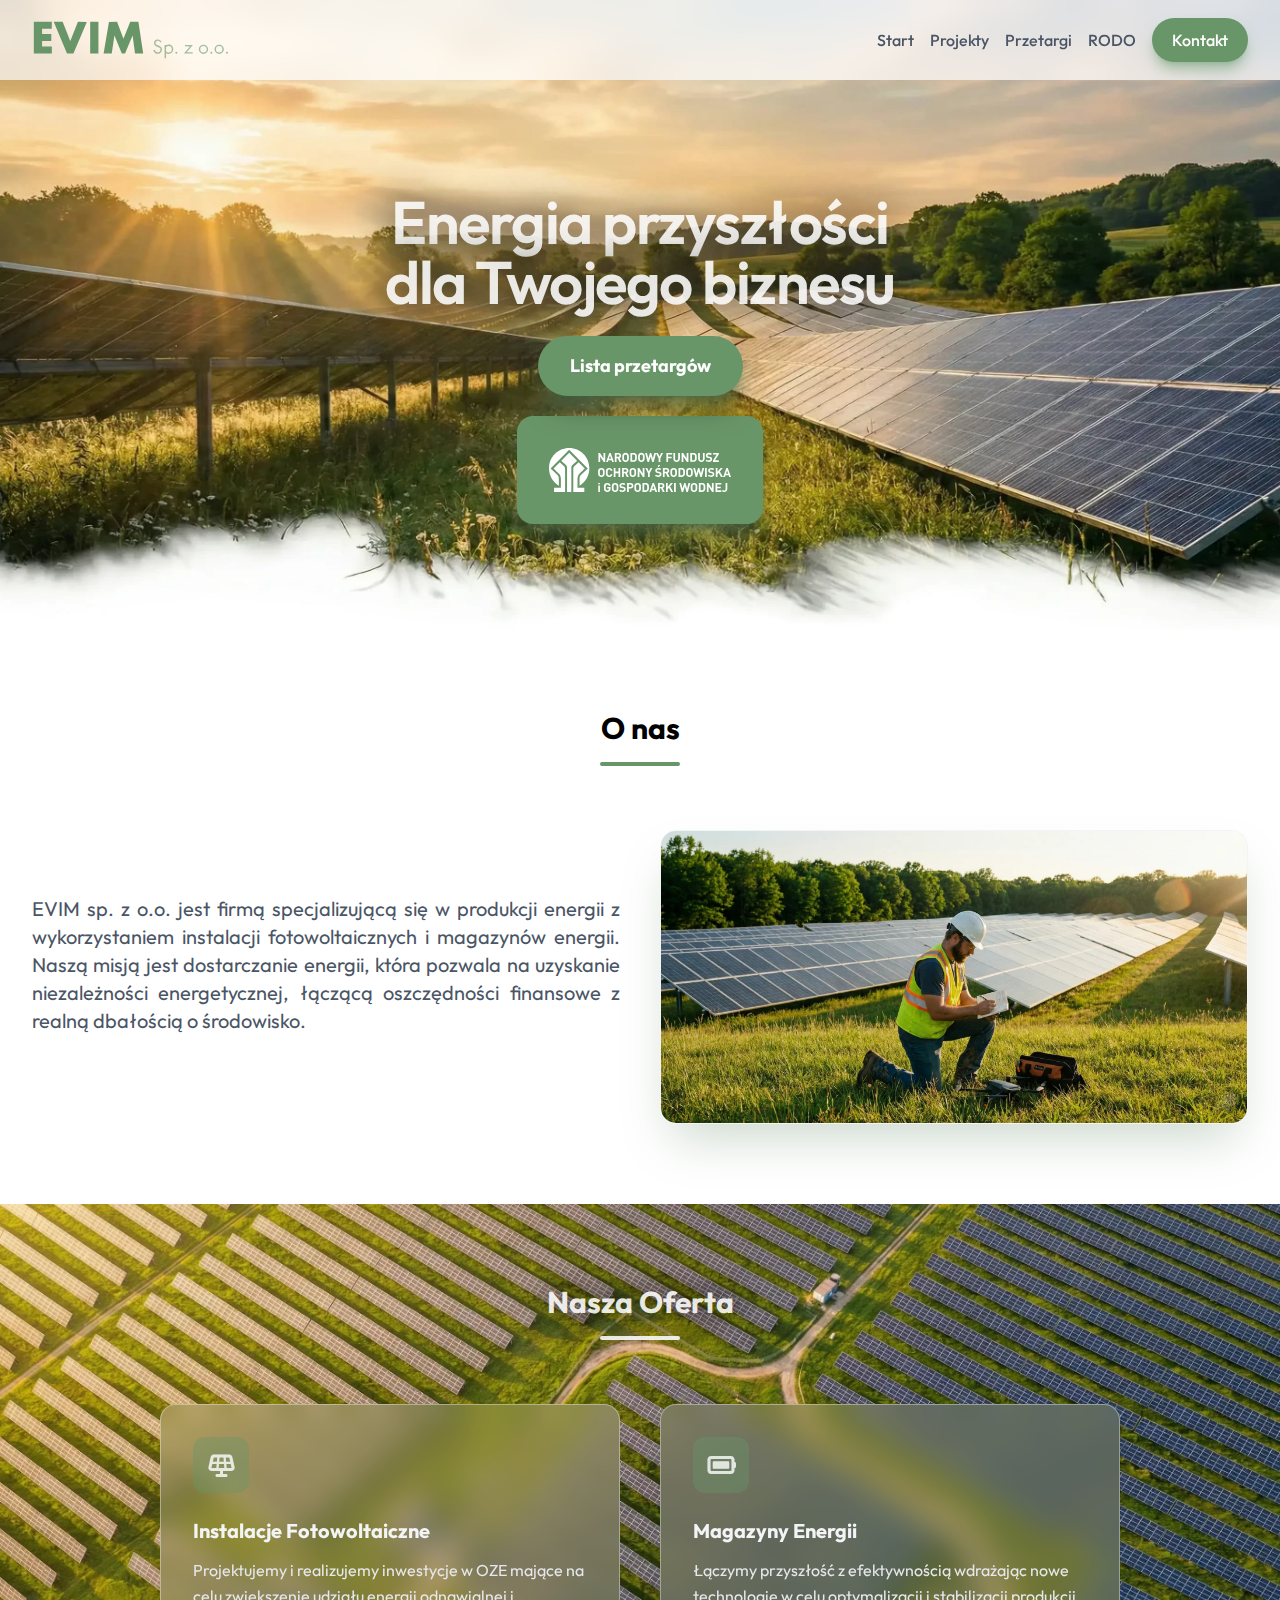
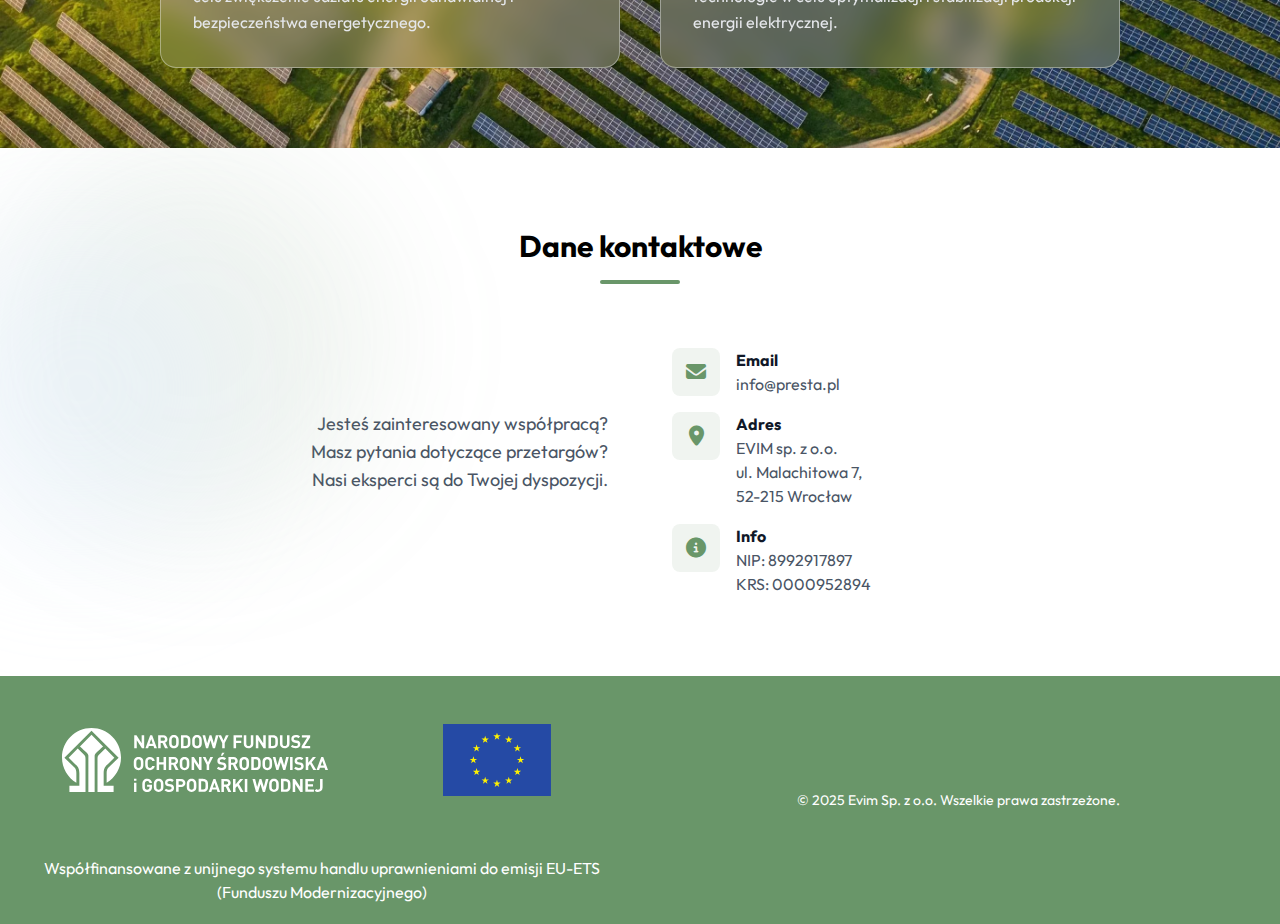
<file: index.html>
<!doctype html>
<html lang="pl" class="scroll-smooth">

<head>
  <meta charset="utf-8" />
  <meta name="viewport" content="width=device-width, initial-scale=1" />
  <title>Evim - Fotowoltaika i Magazyny Energii</title>
  <link rel="stylesheet" href="https://fonts.googleapis.com/css2?family=Material+Symbols+Sharp:opsz,wght,FILL,GRAD@24,500,1,0&icon_names=location_on" />
<link rel="preconnect" href="https://fonts.googleapis.com">
<link rel="preconnect" href="https://fonts.gstatic.com" crossorigin>
<link href="https://fonts.googleapis.com/css2?family=Outfit:wght@100..900&display=swap" rel="stylesheet">
  
		<link href="./_app/immutable/assets/0.BVbZwjFS.css" rel="stylesheet">
		<link href="./_app/immutable/assets/2.B2q23iNe.css" rel="stylesheet">
		<link rel="modulepreload" href="./_app/immutable/entry/start.CmmsU-sM.js">
		<link rel="modulepreload" href="./_app/immutable/chunks/BGnVzf4A.js">
		<link rel="modulepreload" href="./_app/immutable/chunks/CFtpfFoR.js">
		<link rel="modulepreload" href="./_app/immutable/chunks/UgZ3W_98.js">
		<link rel="modulepreload" href="./_app/immutable/chunks/BYa552mZ.js">
		<link rel="modulepreload" href="./_app/immutable/entry/app.kO3opFrp.js">
		<link rel="modulepreload" href="./_app/immutable/chunks/DsnmJJEf.js">
		<link rel="modulepreload" href="./_app/immutable/chunks/CfDCtEBa.js">
		<link rel="modulepreload" href="./_app/immutable/chunks/D4aAt1GY.js">
		<link rel="modulepreload" href="./_app/immutable/nodes/0.quJeY1zt.js">
		<link rel="modulepreload" href="./_app/immutable/chunks/DtaK7RIa.js">
		<link rel="modulepreload" href="./_app/immutable/chunks/DeEzbRAJ.js">
		<link rel="modulepreload" href="./_app/immutable/chunks/DdGGtReD.js">
		<link rel="modulepreload" href="./_app/immutable/chunks/BYck4Gj8.js">
		<link rel="modulepreload" href="./_app/immutable/chunks/BWbhJk-w.js">
		<link rel="modulepreload" href="./_app/immutable/nodes/2.xjftSnGr.js"><!--12qhfyh--><link rel="icon" href="[data-uri]"/><!----><!--1uha8ag--><meta name="description" content="Strona główna Evim Sp. z o.o."/><!----><title>Evim - Fotowoltaika i Magazyny Energii</title>
</head>

<body data-sveltekit-preload-data="hover">
  <div style="display: contents"><!--[--><!--[--><!----><header class="fixed z-50 w-full bg-white/70 backdrop-blur-md transition-all duration-300" id="navbar"><div class="mx-auto max-w-7xl px-4 sm:px-6 lg:px-8"><div class="flex h-20 items-center justify-between"><a href="/" class="flex flex-shrink-0 cursor-pointer items-center gap-2"><svg width="543.194" height="109.519" viewBox="0 0 143.72 28.977" xml:space="preserve" xmlns="http://www.w3.org/2000/svg" class="svelte-byj55g"><path id="evim" d="M1.323 1.325H14.37l-.053 5.029-7.02.052v3.781h6.672v5.079H7.297v3.883h7.07v5.078H1.323Zm14.417 0h6.472l5.411 13.692.148.15 5.493-13.845 6.46.053-9.717 22.803-4.655.053zm26.409 0h5.974v22.903H42.15zm13.598.05 5.878-.053 4.545 12.002.129.143 4.876-12.141 5.925-.001.013.05 3.434 22.803-5.867.052-.08-.079-1.738-12.957-5.466 13.04-2.339-.011-5.339-13.064-1.956 13.068-5.9.006 3.885-22.859z" class="svelte-byj55g"></path><path id="spzoo" d="M91.221 14.066a2.666 2.666 0 0 0-.881.123c-1.114.354-1.988 1.318-1.983 2.442.004.865.441 1.53.995 1.957.553.426 1.207.678 1.808.93.602.252 1.144.506 1.473.81.329.304.494.604.427 1.237-.136 1.31-.988 1.868-1.923 1.892-.936.024-1.922-.527-2.256-1.824l-1.032.267c.449 1.738 1.914 2.657 3.315 2.622 1.401-.036 2.772-1.07 2.957-2.846.095-.911-.245-1.651-.765-2.13-.52-.48-1.171-.752-1.784-1.01-.612-.256-1.192-.497-1.572-.79-.38-.292-.573-.571-.576-1.121-.002-.51.53-1.197 1.238-1.422.708-.225 1.516-.11 2.244 1.053l.903-.567c-.695-1.109-1.673-1.597-2.588-1.623zm7.726 3.762c-.67 0-1.297.198-1.823.537v-.303h-1.089v9.684h1.089v-3.697c.526.34 1.152.537 1.823.537 1.86 0 3.379-1.52 3.379-3.379 0-1.86-1.52-3.38-3.38-3.38zm25.27.027a3.387 3.387 0 0 0-3.379 3.38c0 1.86 1.519 3.378 3.379 3.378s3.379-1.519 3.379-3.379-1.52-3.379-3.38-3.379zm11.389 0c-1.86 0-3.38 1.52-3.38 3.38 0 1.86 1.52 3.378 3.38 3.378 1.86 0 3.378-1.519 3.378-3.379s-1.518-3.379-3.378-3.379zm-24.795.233v1.005l3.611.028-4.39 5.091c-.027.031-.071.06-.069.103v.024h6.462v-1.006c-1.431-.01-2.862-.018-4.294-.027l4.417-5.126c.025-.029.044-.054.036-.092h-5.773zm-11.864.804a2.307 2.307 0 0 1 2.315 2.315 2.307 2.307 0 0 1-2.315 2.315c-.743 0-1.4-.345-1.823-.884v-2.862a2.306 2.306 0 0 1 1.823-.884zm25.27.028a2.307 2.307 0 0 1 2.314 2.314 2.307 2.307 0 0 1-2.314 2.315 2.307 2.307 0 0 1-2.315-2.315 2.307 2.307 0 0 1 2.315-2.314zm11.389 0a2.306 2.306 0 0 1 2.314 2.314 2.306 2.306 0 0 1-2.314 2.315 2.307 2.307 0 0 1-2.315-2.315 2.307 2.307 0 0 1 2.315-2.314zm-31.022 4.065a.755.755 0 0 0-.755.755.755.755 0 0 0 .755.755.755.755 0 0 0 .754-.755.755.755 0 0 0-.754-.755zm25.352 0a.755.755 0 0 0-.755.755.755.755 0 0 0 .755.755.755.755 0 0 0 .754-.755.755.755 0 0 0-.754-.755zm11.343 0a.755.755 0 0 0-.755.755.755.755 0 0 0 .755.755.755.755 0 0 0 .755-.755.755.755 0 0 0-.755-.755z" class="svelte-byj55g"></path></svg><!----></a> <nav class="hidden space-x-4 md:flex" style="place-items: center;"><!--[!--><!--]--> <a href="/projekty" class="font-medium text-gray-600 transition hover:text-evim-green">Projekty</a> <a href="/przetargi" class="font-medium text-gray-600 transition hover:text-evim-green">Przetargi</a> <a href="/rodo" class="font-medium text-gray-600 transition hover:text-evim-green">RODO</a> <a href="/#kontakt" class="rounded-full bg-evim-green-500 px-5 py-2.5 font-medium text-white shadow-lg shadow-evim-green-400/70 transition hover:bg-evim-green-400">Kontakt</a></nav> <div class="flex items-center md:hidden"><button id="mobile-menu-btn" title="menu" class="text-gray-600 hover:text-gray-900 focus:outline-none"><i class="fas fa-bars text-2xl"></i></button></div></div></div> <div id="mobile-menu" class="hidden border-t border-gray-100 bg-white md:hidden hidden"><div class="space-y-1 px-4 pt-2 pb-6 shadow-lg"><!--[!--><!--]--> <a href="/projekty" class="block rounded-md px-3 py-3 text-base font-medium text-gray-700 hover:bg-gray-50 hover:text-evim-green">Projekty</a> <a href="/przetargi" class="block rounded-md px-3 py-3 text-base font-medium text-gray-700 hover:bg-gray-50 hover:text-evim-green">Przetargi</a> <a href="/rodo" class="block rounded-md px-3 py-3 text-base font-medium text-gray-700 hover:bg-gray-50 hover:text-evim-green">RODO</a> <a href="/#kontakt" class="block rounded-md px-3 py-3 text-base font-bold font-medium text-evim-green hover:bg-gray-50">Kontakt</a></div></div></header><!----> <!----><section class="relative overflow-hidden pt-32 pb-20 lg:pt-48 lg:pb-32 svelte-qzo0r3"><div class="absolute inset-0 z-0"><img src="panele4.jpg" alt="Panele fotowoltaiczne" class="position-bottom h-full w-full object-cover svelte-qzo0r3" fetchpriority="high"/></div> <div class="relative z-10 mx-auto max-w-7xl px-4 text-center sm:px-6 lg:px-8"><h1 class="mb-6 text-4xl font-semibold tracking-tight text-evim-light md:text-6xl svelte-qzo0r3">Energia przyszłości <br/><span>dla Twojego biznesu</span></h1> <div class="flex flex-row justify-center gap-4"><a href="/przetargi" class="transform rounded-full bg-evim-green px-8 py-4 text-lg font-bold text-white shadow-xl shadow-evim-green-700/70 transition hover:-translate-y-1 hover:bg-evim-green-400" style="view-transition-name: hero-image;">Lista przetargów</a></div> <div class="mx-auto my-5 max-w-max transform rounded-2xl bg-evim-green p-8 text-white shadow-xl shadow-evim-green-700/70 transition hover:-translate-y-1 hover:bg-evim-green-400"><a href="/dofinansowania"><img class="h-11" src="/NFOSiGW_logo_white.svg" alt=""/></a></div></div></section><!----> <section id="about" class="bg-white py-20"><div class="mx-auto max-w-7xl px-4 sm:px-6 lg:px-8"><div class="mb-16 text-center"><h2 class="text-3xl font-bold text-evim-dark">O nas</h2> <div class="mx-auto mt-4 h-1 w-20 rounded-full bg-evim-green"></div></div> <div class="grid grid-cols-1 place-items-center gap-10 md:grid-cols-2"><p class="mx-auto mt-4 mb-10 max-w-2xl text-justify text-xl text-gray-600">EVIM sp. z o.o. jest firmą specjalizującą się w produkcji energii z wykorzystaniem
				instalacji fotowoltaicznych i magazynów energii. Naszą misją jest dostarczanie energii,
				która pozwala na uzyskanie niezależności energetycznej, łączącą oszczędności finansowe z
				realną dbałością o środowisko.</p> <div class="group aspect-2/1 overflow-hidden rounded-2xl border border-gray-100 shadow-2xl shadow-evim-green-600/30"><img class="h-full w-full object-cover" src="/inzynier.jpg" alt=""/></div></div></div></section><!----> <section id="oferta" class="bg-white py-20 svelte-6t9lhf"><div class="mx-auto max-w-5xl px-4 sm:px-6 lg:px-8"><div class="mb-16 text-center"><h2 class="text-3xl font-bold text-evim-dark svelte-6t9lhf">Nasza Oferta</h2> <div class="mx-auto mt-4 h-1 w-20 rounded-full bg-white/90"></div></div> <div class="grid grid-cols-1 gap-10 md:grid-cols-2"><div class="card group svelte-6t9lhf"><div class="icon svelte-6t9lhf"><i class="fas fa-solar-panel"></i></div> <h3 class="mb-3 text-xl font-bold text-gray-100">Instalacje Fotowoltaiczne</h3> <p class="leading-relaxed text-gray-200">Projektujemy i realizujemy inwestycje w OZE mające na celu zwiększenie udziału energii
					odnawialnej i bezpieczeństwa energetycznego.</p></div> <div class="card group svelte-6t9lhf"><div class="icon svelte-6t9lhf"><i class="fas fa-battery-full"></i></div> <h3 class="mb-3 text-xl font-bold text-gray-100">Magazyny Energii</h3> <p class="leading-relaxed text-gray-200">Łączymy przyszłość z efektywnością wdrażając nowe technologie w celu optymalizacji i
					stabilizacji produkcji energii elektrycznej.</p></div></div></div></section><!----> <section id="kontakt" class="relative overflow-hidden bg-white py-20"><div class="absolute -mt-20 -mr-20 h-96 w-96 rounded-full bg-evim-green/10 blur-3xl"></div> <div class="absolute -mb-20 -ml-20 h-80 w-80 rounded-full bg-blue-100/30 blur-3xl"></div> <div class="mx-auto max-w-7xl px-4 sm:px-6 lg:px-8"><div class="mb-16 text-center"><h2 class="text-3xl font-bold text-evim-dark">Dane kontaktowe</h2> <div class="mx-auto mt-4 h-1 w-20 rounded-full bg-evim-green"></div></div></div> <div class="z-10 mx-auto max-w-4xl px-4 sm:px-6 lg:px-8"><div class="md:place-items-base grid auto-cols-max grid-cols-1 items-center md:grid-cols-2 md:gap-16"><p class="text-even mb-10 items-center text-center text-lg text-gray-600 md:text-right">Jesteś zainteresowany współpracą?<br/>Masz pytania dotyczące przetargów?<br/> Nasi eksperci
				są do Twojej dyspozycji.</p> <div class="content-center items-center space-y-6 place-self-center md:place-self-start"><div class="infolist grid grid-cols-2 items-start gap-4 svelte-1y6h5pf"><div class="flex h-12 w-12 flex-shrink-0 items-center justify-center rounded-lg bg-evim-green/10 text-xl text-evim-green"><i class="fas fa-envelope"></i></div> <div><h4 class="font-bold text-gray-900">Email</h4> <p class="text-gray-600"><a href="mailto:info@presta.pl" class="hover:text-evim-green">info@presta.pl</a></p></div> <div class="flex h-12 w-12 flex-shrink-0 items-center justify-center rounded-lg bg-evim-green/10 text-xl text-evim-green"><i class="fas fa-location-dot"></i></div> <div><h4 class="font-bold text-gray-900">Adres</h4> <p class="text-gray-600">EVIM sp. z o.o.<br/>ul. Malachitowa 7,<br/>52-215 Wrocław</p></div> <div class="flex h-12 w-12 flex-shrink-0 items-center justify-center rounded-lg bg-evim-green/10 text-xl text-evim-green"><i class="fas fa-circle-info"></i></div> <div><h4 class="font-bold text-gray-900">Info</h4> <p class="text-gray-600">NIP: 8992917897<br/> KRS: 0000952894<br/></p></div></div></div></div></div></section><!----><!----><!----> <footer class="align-center grid place-items-center content-center justify-between justify-center gap-8 bg-evim-green px-5 py-5 text-center text-sm text-evim-dark text-white md:grid-cols-2 md:flex-row"><a href="/dofinansowania" class="grid auto-cols-auto grid-flow-row place-items-center gap-y-8"><img class="mx-12 my-8 h-16" src="/NFOSiGW_logo_white.svg" alt=""/> <img class="h-18" src="/eu.svg" alt=""/> <p class="col-span-2 text-center text-base">Współfinansowane z unijnego systemu handlu uprawnieniami do emisji EU-ETS (Funduszu
			Modernizacyjnego)</p></a> <div>© 2025 Evim Sp. z o.o. Wszelkie prawa zastrzeżone.</div></footer><!----><!----><!--]--> <!--[!--><!--]--><!--]-->
			
			<script>
				{
					__sveltekit_swfjh4 = {
						base: new URL(".", location).pathname.slice(0, -1)
					};

					const element = document.currentScript.parentElement;

					Promise.all([
						import("./_app/immutable/entry/start.CmmsU-sM.js"),
						import("./_app/immutable/entry/app.kO3opFrp.js")
					]).then(([kit, app]) => {
						kit.start(app, element, {
							node_ids: [0, 2],
							data: [null,null],
							form: null,
							error: null
						});
					});
				}
			</script>
		</div>
</body>

</html>
</file>
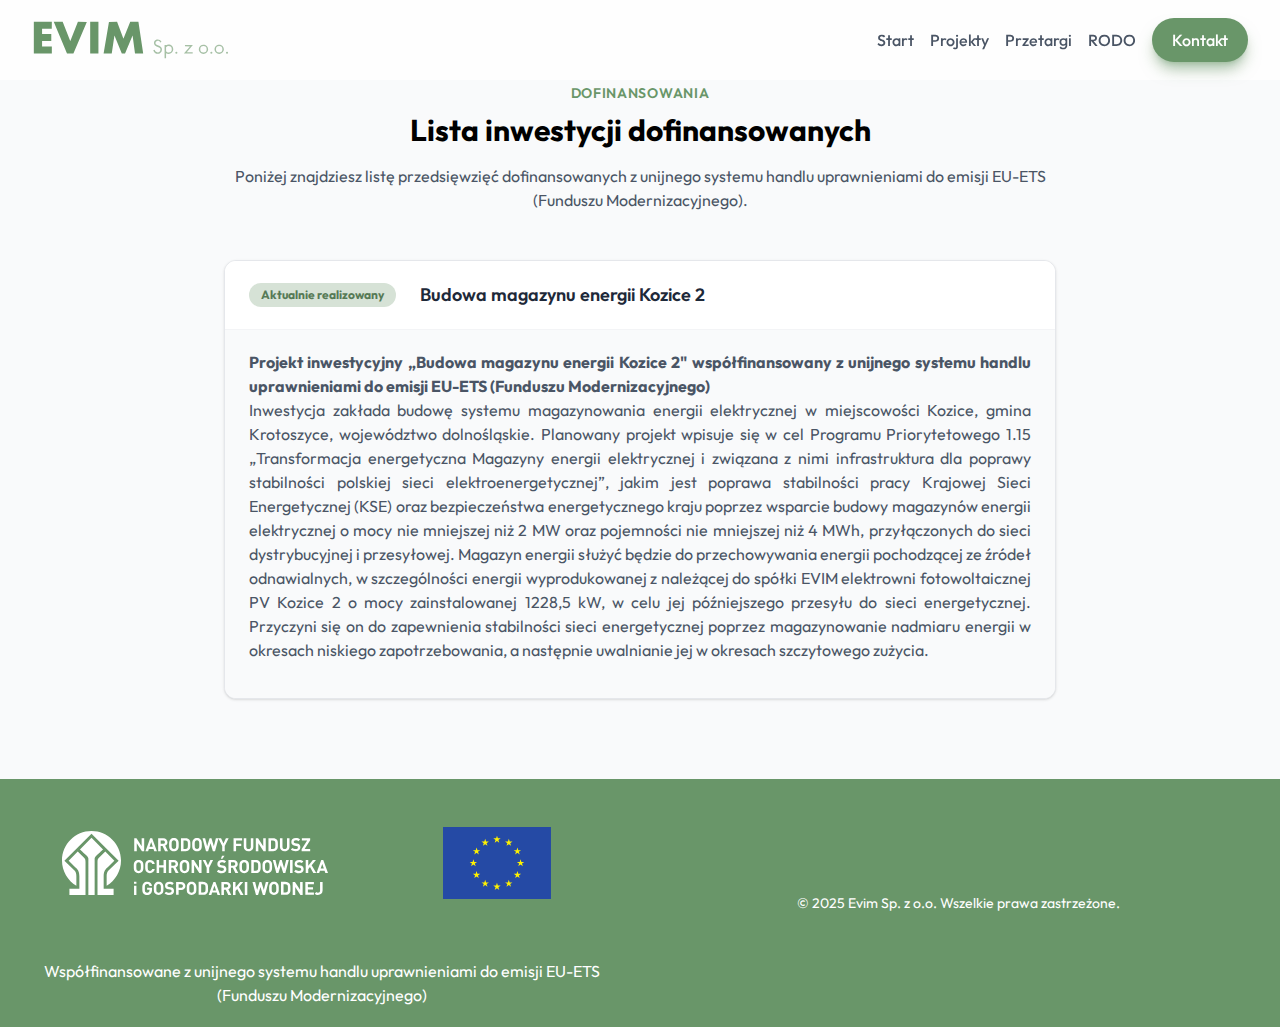
<file: dofinansowania.html>
<!doctype html>
<html lang="pl" class="scroll-smooth">

<head>
  <meta charset="utf-8" />
  <meta name="viewport" content="width=device-width, initial-scale=1" />
  <title>Evim - Fotowoltaika i Magazyny Energii</title>
  <link rel="stylesheet" href="https://fonts.googleapis.com/css2?family=Material+Symbols+Sharp:opsz,wght,FILL,GRAD@24,500,1,0&icon_names=location_on" />
<link rel="preconnect" href="https://fonts.googleapis.com">
<link rel="preconnect" href="https://fonts.gstatic.com" crossorigin>
<link href="https://fonts.googleapis.com/css2?family=Outfit:wght@100..900&display=swap" rel="stylesheet">
  
		<link href="./_app/immutable/assets/0.BVbZwjFS.css" rel="stylesheet">
		<link rel="modulepreload" href="./_app/immutable/entry/start.CmmsU-sM.js">
		<link rel="modulepreload" href="./_app/immutable/chunks/BGnVzf4A.js">
		<link rel="modulepreload" href="./_app/immutable/chunks/CFtpfFoR.js">
		<link rel="modulepreload" href="./_app/immutable/chunks/UgZ3W_98.js">
		<link rel="modulepreload" href="./_app/immutable/chunks/BYa552mZ.js">
		<link rel="modulepreload" href="./_app/immutable/entry/app.kO3opFrp.js">
		<link rel="modulepreload" href="./_app/immutable/chunks/DsnmJJEf.js">
		<link rel="modulepreload" href="./_app/immutable/chunks/CfDCtEBa.js">
		<link rel="modulepreload" href="./_app/immutable/chunks/D4aAt1GY.js">
		<link rel="modulepreload" href="./_app/immutable/nodes/0.quJeY1zt.js">
		<link rel="modulepreload" href="./_app/immutable/chunks/DtaK7RIa.js">
		<link rel="modulepreload" href="./_app/immutable/chunks/DeEzbRAJ.js">
		<link rel="modulepreload" href="./_app/immutable/chunks/DdGGtReD.js">
		<link rel="modulepreload" href="./_app/immutable/chunks/BYck4Gj8.js">
		<link rel="modulepreload" href="./_app/immutable/chunks/BWbhJk-w.js">
		<link rel="modulepreload" href="./_app/immutable/nodes/3.Cd_Euljk.js">
		<link rel="modulepreload" href="./_app/immutable/chunks/BssbC5RZ.js">
		<link rel="modulepreload" href="./_app/immutable/chunks/BTf9S-Dh.js"><!--12qhfyh--><link rel="icon" href="[data-uri]"/><!----><!--gq7ua6--><meta name="description" content="Informacja o dofinansowaniu z NFOŚiGW dla Evim Sp. z o.o."/><!----><title>EVIM - Dofinansowania</title>
</head>

<body data-sveltekit-preload-data="hover">
  <div style="display: contents"><!--[--><!--[--><!----><header class="fixed z-50 w-full bg-white/70 backdrop-blur-md transition-all duration-300" id="navbar"><div class="mx-auto max-w-7xl px-4 sm:px-6 lg:px-8"><div class="flex h-20 items-center justify-between"><a href="/" class="flex flex-shrink-0 cursor-pointer items-center gap-2"><svg width="543.194" height="109.519" viewBox="0 0 143.72 28.977" xml:space="preserve" xmlns="http://www.w3.org/2000/svg" class="svelte-byj55g"><path id="evim" d="M1.323 1.325H14.37l-.053 5.029-7.02.052v3.781h6.672v5.079H7.297v3.883h7.07v5.078H1.323Zm14.417 0h6.472l5.411 13.692.148.15 5.493-13.845 6.46.053-9.717 22.803-4.655.053zm26.409 0h5.974v22.903H42.15zm13.598.05 5.878-.053 4.545 12.002.129.143 4.876-12.141 5.925-.001.013.05 3.434 22.803-5.867.052-.08-.079-1.738-12.957-5.466 13.04-2.339-.011-5.339-13.064-1.956 13.068-5.9.006 3.885-22.859z" class="svelte-byj55g"></path><path id="spzoo" d="M91.221 14.066a2.666 2.666 0 0 0-.881.123c-1.114.354-1.988 1.318-1.983 2.442.004.865.441 1.53.995 1.957.553.426 1.207.678 1.808.93.602.252 1.144.506 1.473.81.329.304.494.604.427 1.237-.136 1.31-.988 1.868-1.923 1.892-.936.024-1.922-.527-2.256-1.824l-1.032.267c.449 1.738 1.914 2.657 3.315 2.622 1.401-.036 2.772-1.07 2.957-2.846.095-.911-.245-1.651-.765-2.13-.52-.48-1.171-.752-1.784-1.01-.612-.256-1.192-.497-1.572-.79-.38-.292-.573-.571-.576-1.121-.002-.51.53-1.197 1.238-1.422.708-.225 1.516-.11 2.244 1.053l.903-.567c-.695-1.109-1.673-1.597-2.588-1.623zm7.726 3.762c-.67 0-1.297.198-1.823.537v-.303h-1.089v9.684h1.089v-3.697c.526.34 1.152.537 1.823.537 1.86 0 3.379-1.52 3.379-3.379 0-1.86-1.52-3.38-3.38-3.38zm25.27.027a3.387 3.387 0 0 0-3.379 3.38c0 1.86 1.519 3.378 3.379 3.378s3.379-1.519 3.379-3.379-1.52-3.379-3.38-3.379zm11.389 0c-1.86 0-3.38 1.52-3.38 3.38 0 1.86 1.52 3.378 3.38 3.378 1.86 0 3.378-1.519 3.378-3.379s-1.518-3.379-3.378-3.379zm-24.795.233v1.005l3.611.028-4.39 5.091c-.027.031-.071.06-.069.103v.024h6.462v-1.006c-1.431-.01-2.862-.018-4.294-.027l4.417-5.126c.025-.029.044-.054.036-.092h-5.773zm-11.864.804a2.307 2.307 0 0 1 2.315 2.315 2.307 2.307 0 0 1-2.315 2.315c-.743 0-1.4-.345-1.823-.884v-2.862a2.306 2.306 0 0 1 1.823-.884zm25.27.028a2.307 2.307 0 0 1 2.314 2.314 2.307 2.307 0 0 1-2.314 2.315 2.307 2.307 0 0 1-2.315-2.315 2.307 2.307 0 0 1 2.315-2.314zm11.389 0a2.306 2.306 0 0 1 2.314 2.314 2.306 2.306 0 0 1-2.314 2.315 2.307 2.307 0 0 1-2.315-2.315 2.307 2.307 0 0 1 2.315-2.314zm-31.022 4.065a.755.755 0 0 0-.755.755.755.755 0 0 0 .755.755.755.755 0 0 0 .754-.755.755.755 0 0 0-.754-.755zm25.352 0a.755.755 0 0 0-.755.755.755.755 0 0 0 .755.755.755.755 0 0 0 .754-.755.755.755 0 0 0-.754-.755zm11.343 0a.755.755 0 0 0-.755.755.755.755 0 0 0 .755.755.755.755 0 0 0 .755-.755.755.755 0 0 0-.755-.755z" class="svelte-byj55g"></path></svg><!----></a> <nav class="hidden space-x-4 md:flex" style="place-items: center;"><!--[--><a href="/" class="font-medium text-gray-600 transition hover:text-evim-green">Start</a><!--]--> <a href="/projekty" class="font-medium text-gray-600 transition hover:text-evim-green">Projekty</a> <a href="/przetargi" class="font-medium text-gray-600 transition hover:text-evim-green">Przetargi</a> <a href="/rodo" class="font-medium text-gray-600 transition hover:text-evim-green">RODO</a> <a href="/#kontakt" class="rounded-full bg-evim-green-500 px-5 py-2.5 font-medium text-white shadow-lg shadow-evim-green-400/70 transition hover:bg-evim-green-400">Kontakt</a></nav> <div class="flex items-center md:hidden"><button id="mobile-menu-btn" title="menu" class="text-gray-600 hover:text-gray-900 focus:outline-none"><i class="fas fa-bars text-2xl"></i></button></div></div></div> <div id="mobile-menu" class="hidden border-t border-gray-100 bg-white md:hidden hidden"><div class="space-y-1 px-4 pt-2 pb-6 shadow-lg"><!--[--><a href="/" class="block rounded-md px-3 py-3 text-base font-medium text-gray-700 hover:bg-gray-50 hover:text-evim-green">Start</a><!--]--> <a href="/projekty" class="block rounded-md px-3 py-3 text-base font-medium text-gray-700 hover:bg-gray-50 hover:text-evim-green">Projekty</a> <a href="/przetargi" class="block rounded-md px-3 py-3 text-base font-medium text-gray-700 hover:bg-gray-50 hover:text-evim-green">Przetargi</a> <a href="/rodo" class="block rounded-md px-3 py-3 text-base font-medium text-gray-700 hover:bg-gray-50 hover:text-evim-green">RODO</a> <a href="/#kontakt" class="block rounded-md px-3 py-3 text-base font-bold font-medium text-evim-green hover:bg-gray-50">Kontakt</a></div></div></header><!----> <!----><section id="przetargi" class="bg-gray-50 py-20"><div class="mx-auto max-w-4xl px-4 sm:px-6 lg:px-8"><div class="mb-12 text-center"><span class="text-sm font-semibold tracking-wider text-evim-green uppercase">Dofinansowania</span> <h2 class="mt-2 text-3xl font-bold text-evim-dark">Lista inwestycji dofinansowanych</h2> <p class="mt-4 text-gray-600">Poniżej znajdziesz listę przedsięwzięć dofinansowanych z unijnego systemu handlu
				uprawnieniami do emisji EU-ETS (Funduszu Modernizacyjnego).</p></div> <!--[!--><div class="space-y-4" id="accordion-container"><!--[--><div class="overflow-hidden rounded-xl border border-gray-200 bg-white shadow-sm"><button class="accordion-header flex w-full items-center justify-between bg-white px-6 py-5 transition hover:bg-gray-50 focus:outline-none"><div class="flex flex-col gap-2 text-left md:flex-row md:items-center md:gap-6"><span class="w-fit rounded-full bg-evim-green-100 px-3 py-1 text-xs font-bold text-evim-green-600">Aktualnie realizowany</span> <span class="text-lg font-semibold text-gray-800">Budowa magazynu energii Kozice 2</span></div></button> <div class="accordion-content bg-gray-50 text-gray-600"><div class="border-t border-gray-100 px-6 py-5"><p class="mb-4 text-justify text-pretty"><!----><strong>Projekt inwestycyjny „Budowa magazynu energii Kozice 2" współfinansowany z unijnego systemu handlu uprawnieniami do emisji EU-ETS (Funduszu Modernizacyjnego)</strong><br>
       Inwestycja zakłada budowę systemu magazynowania energii elektrycznej w miejscowości Kozice, gmina Krotoszyce, województwo dolnośląskie.
       Planowany projekt wpisuje się w cel Programu Priorytetowego 1.15 „Transformacja energetyczna Magazyny energii elektrycznej i związana z nimi infrastruktura dla poprawy stabilności polskiej sieci elektroenergetycznej”, jakim jest poprawa stabilności pracy Krajowej Sieci Energetycznej (KSE) oraz bezpieczeństwa energetycznego kraju poprzez wsparcie budowy magazynów energii elektrycznej o mocy nie mniejszej niż 2 MW oraz pojemności nie mniejszej niż 4 MWh, przyłączonych do sieci dystrybucyjnej i przesyłowej. Magazyn energii służyć będzie do przechowywania energii pochodzącej ze źródeł odnawialnych, w szczególności energii wyprodukowanej z należącej do spółki EVIM elektrowni fotowoltaicznej PV Kozice 2 o mocy zainstalowanej 1228,5 kW, w celu jej późniejszego przesyłu do sieci energetycznej. Przyczyni się on do zapewnienia stabilności sieci energetycznej poprzez magazynowanie nadmiaru energii w okresach niskiego zapotrzebowania, a następnie uwalnianie jej w okresach szczytowego zużycia.<!----></p> <ul class="mb-4 list-inside list-disc space-y-1 text-sm"><!--[--><!--]--></ul></div></div></div><!--]--></div><!--]--></div></section><!----><!----> <footer class="align-center grid place-items-center content-center justify-between justify-center gap-8 bg-evim-green px-5 py-5 text-center text-sm text-evim-dark text-white md:grid-cols-2 md:flex-row"><a href="/dofinansowania" class="grid auto-cols-auto grid-flow-row place-items-center gap-y-8"><img class="mx-12 my-8 h-16" src="/NFOSiGW_logo_white.svg" alt=""/> <img class="h-18" src="/eu.svg" alt=""/> <p class="col-span-2 text-center text-base">Współfinansowane z unijnego systemu handlu uprawnieniami do emisji EU-ETS (Funduszu
			Modernizacyjnego)</p></a> <div>© 2025 Evim Sp. z o.o. Wszelkie prawa zastrzeżone.</div></footer><!----><!----><!--]--> <!--[!--><!--]--><!--]-->
			
			<script>
				{
					__sveltekit_swfjh4 = {
						base: new URL(".", location).pathname.slice(0, -1)
					};

					const element = document.currentScript.parentElement;

					Promise.all([
						import("./_app/immutable/entry/start.CmmsU-sM.js"),
						import("./_app/immutable/entry/app.kO3opFrp.js")
					]).then(([kit, app]) => {
						kit.start(app, element, {
							node_ids: [0, 3],
							data: [null,null],
							form: null,
							error: null
						});
					});
				}
			</script>
		</div>
</body>

</html>
</file>
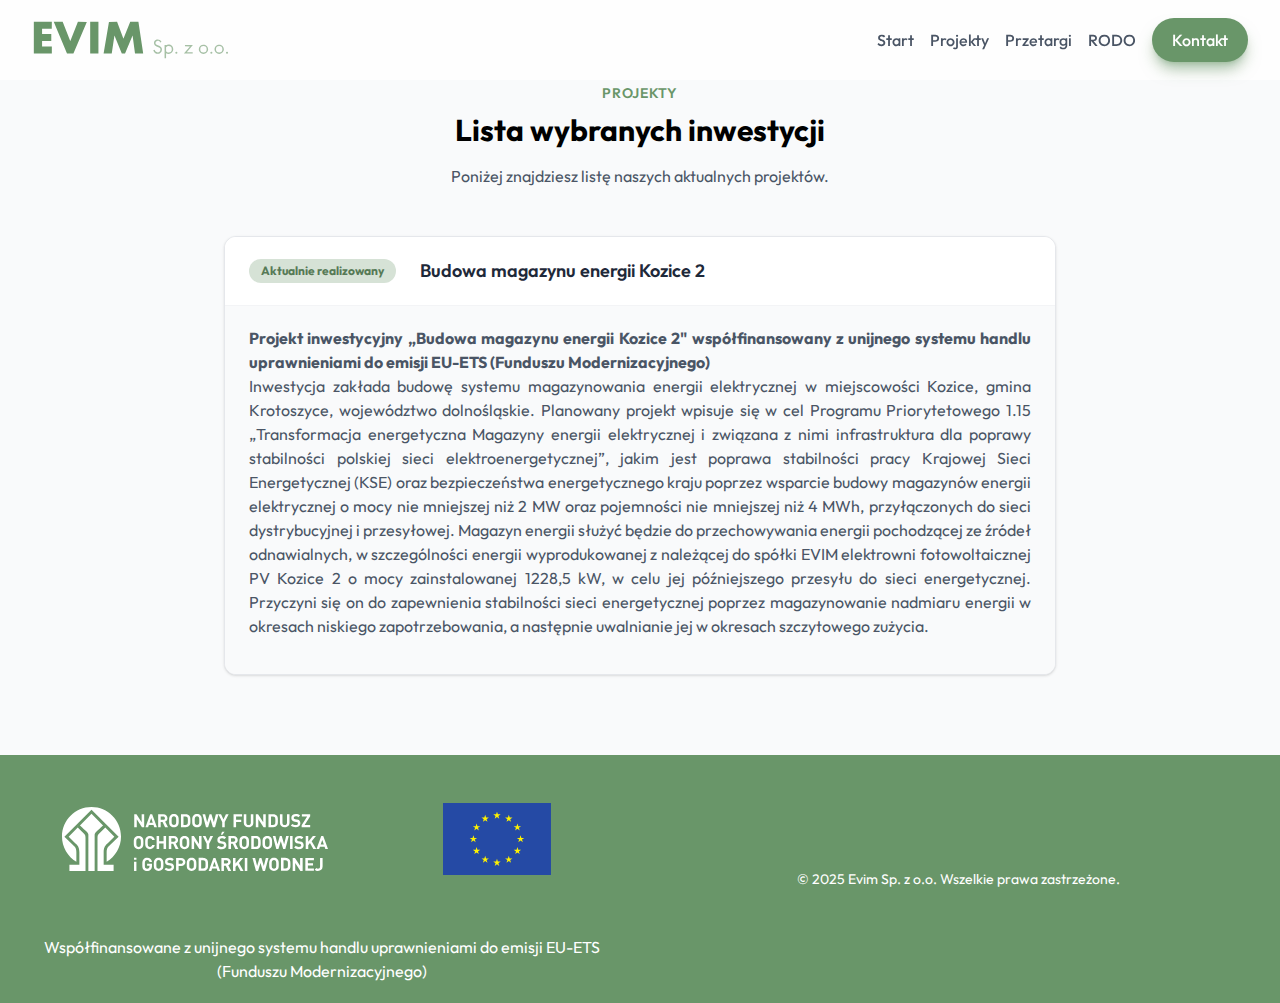
<file: projekty.html>
<!doctype html>
<html lang="pl" class="scroll-smooth">

<head>
  <meta charset="utf-8" />
  <meta name="viewport" content="width=device-width, initial-scale=1" />
  <title>Evim - Fotowoltaika i Magazyny Energii</title>
  <link rel="stylesheet" href="https://fonts.googleapis.com/css2?family=Material+Symbols+Sharp:opsz,wght,FILL,GRAD@24,500,1,0&icon_names=location_on" />
<link rel="preconnect" href="https://fonts.googleapis.com">
<link rel="preconnect" href="https://fonts.gstatic.com" crossorigin>
<link href="https://fonts.googleapis.com/css2?family=Outfit:wght@100..900&display=swap" rel="stylesheet">
  
		<link href="./_app/immutable/assets/0.BVbZwjFS.css" rel="stylesheet">
		<link rel="modulepreload" href="./_app/immutable/entry/start.CmmsU-sM.js">
		<link rel="modulepreload" href="./_app/immutable/chunks/BGnVzf4A.js">
		<link rel="modulepreload" href="./_app/immutable/chunks/CFtpfFoR.js">
		<link rel="modulepreload" href="./_app/immutable/chunks/UgZ3W_98.js">
		<link rel="modulepreload" href="./_app/immutable/chunks/BYa552mZ.js">
		<link rel="modulepreload" href="./_app/immutable/entry/app.kO3opFrp.js">
		<link rel="modulepreload" href="./_app/immutable/chunks/DsnmJJEf.js">
		<link rel="modulepreload" href="./_app/immutable/chunks/CfDCtEBa.js">
		<link rel="modulepreload" href="./_app/immutable/chunks/D4aAt1GY.js">
		<link rel="modulepreload" href="./_app/immutable/nodes/0.quJeY1zt.js">
		<link rel="modulepreload" href="./_app/immutable/chunks/DtaK7RIa.js">
		<link rel="modulepreload" href="./_app/immutable/chunks/DeEzbRAJ.js">
		<link rel="modulepreload" href="./_app/immutable/chunks/DdGGtReD.js">
		<link rel="modulepreload" href="./_app/immutable/chunks/BYck4Gj8.js">
		<link rel="modulepreload" href="./_app/immutable/chunks/BWbhJk-w.js">
		<link rel="modulepreload" href="./_app/immutable/nodes/4.a8I3-NF5.js">
		<link rel="modulepreload" href="./_app/immutable/chunks/BssbC5RZ.js">
		<link rel="modulepreload" href="./_app/immutable/chunks/BTf9S-Dh.js"><!--12qhfyh--><link rel="icon" href="[data-uri]"/><!----><!--736i0t--><meta name="description" content="Lista wybranych projektów Evim Sp. z o.o."/><!----><title>EVIM - Projekty</title>
</head>

<body data-sveltekit-preload-data="hover">
  <div style="display: contents"><!--[--><!--[--><!----><header class="fixed z-50 w-full bg-white/70 backdrop-blur-md transition-all duration-300" id="navbar"><div class="mx-auto max-w-7xl px-4 sm:px-6 lg:px-8"><div class="flex h-20 items-center justify-between"><a href="/" class="flex flex-shrink-0 cursor-pointer items-center gap-2"><svg width="543.194" height="109.519" viewBox="0 0 143.72 28.977" xml:space="preserve" xmlns="http://www.w3.org/2000/svg" class="svelte-byj55g"><path id="evim" d="M1.323 1.325H14.37l-.053 5.029-7.02.052v3.781h6.672v5.079H7.297v3.883h7.07v5.078H1.323Zm14.417 0h6.472l5.411 13.692.148.15 5.493-13.845 6.46.053-9.717 22.803-4.655.053zm26.409 0h5.974v22.903H42.15zm13.598.05 5.878-.053 4.545 12.002.129.143 4.876-12.141 5.925-.001.013.05 3.434 22.803-5.867.052-.08-.079-1.738-12.957-5.466 13.04-2.339-.011-5.339-13.064-1.956 13.068-5.9.006 3.885-22.859z" class="svelte-byj55g"></path><path id="spzoo" d="M91.221 14.066a2.666 2.666 0 0 0-.881.123c-1.114.354-1.988 1.318-1.983 2.442.004.865.441 1.53.995 1.957.553.426 1.207.678 1.808.93.602.252 1.144.506 1.473.81.329.304.494.604.427 1.237-.136 1.31-.988 1.868-1.923 1.892-.936.024-1.922-.527-2.256-1.824l-1.032.267c.449 1.738 1.914 2.657 3.315 2.622 1.401-.036 2.772-1.07 2.957-2.846.095-.911-.245-1.651-.765-2.13-.52-.48-1.171-.752-1.784-1.01-.612-.256-1.192-.497-1.572-.79-.38-.292-.573-.571-.576-1.121-.002-.51.53-1.197 1.238-1.422.708-.225 1.516-.11 2.244 1.053l.903-.567c-.695-1.109-1.673-1.597-2.588-1.623zm7.726 3.762c-.67 0-1.297.198-1.823.537v-.303h-1.089v9.684h1.089v-3.697c.526.34 1.152.537 1.823.537 1.86 0 3.379-1.52 3.379-3.379 0-1.86-1.52-3.38-3.38-3.38zm25.27.027a3.387 3.387 0 0 0-3.379 3.38c0 1.86 1.519 3.378 3.379 3.378s3.379-1.519 3.379-3.379-1.52-3.379-3.38-3.379zm11.389 0c-1.86 0-3.38 1.52-3.38 3.38 0 1.86 1.52 3.378 3.38 3.378 1.86 0 3.378-1.519 3.378-3.379s-1.518-3.379-3.378-3.379zm-24.795.233v1.005l3.611.028-4.39 5.091c-.027.031-.071.06-.069.103v.024h6.462v-1.006c-1.431-.01-2.862-.018-4.294-.027l4.417-5.126c.025-.029.044-.054.036-.092h-5.773zm-11.864.804a2.307 2.307 0 0 1 2.315 2.315 2.307 2.307 0 0 1-2.315 2.315c-.743 0-1.4-.345-1.823-.884v-2.862a2.306 2.306 0 0 1 1.823-.884zm25.27.028a2.307 2.307 0 0 1 2.314 2.314 2.307 2.307 0 0 1-2.314 2.315 2.307 2.307 0 0 1-2.315-2.315 2.307 2.307 0 0 1 2.315-2.314zm11.389 0a2.306 2.306 0 0 1 2.314 2.314 2.306 2.306 0 0 1-2.314 2.315 2.307 2.307 0 0 1-2.315-2.315 2.307 2.307 0 0 1 2.315-2.314zm-31.022 4.065a.755.755 0 0 0-.755.755.755.755 0 0 0 .755.755.755.755 0 0 0 .754-.755.755.755 0 0 0-.754-.755zm25.352 0a.755.755 0 0 0-.755.755.755.755 0 0 0 .755.755.755.755 0 0 0 .754-.755.755.755 0 0 0-.754-.755zm11.343 0a.755.755 0 0 0-.755.755.755.755 0 0 0 .755.755.755.755 0 0 0 .755-.755.755.755 0 0 0-.755-.755z" class="svelte-byj55g"></path></svg><!----></a> <nav class="hidden space-x-4 md:flex" style="place-items: center;"><!--[--><a href="/" class="font-medium text-gray-600 transition hover:text-evim-green">Start</a><!--]--> <a href="/projekty" class="font-medium text-gray-600 transition hover:text-evim-green">Projekty</a> <a href="/przetargi" class="font-medium text-gray-600 transition hover:text-evim-green">Przetargi</a> <a href="/rodo" class="font-medium text-gray-600 transition hover:text-evim-green">RODO</a> <a href="/#kontakt" class="rounded-full bg-evim-green-500 px-5 py-2.5 font-medium text-white shadow-lg shadow-evim-green-400/70 transition hover:bg-evim-green-400">Kontakt</a></nav> <div class="flex items-center md:hidden"><button id="mobile-menu-btn" title="menu" class="text-gray-600 hover:text-gray-900 focus:outline-none"><i class="fas fa-bars text-2xl"></i></button></div></div></div> <div id="mobile-menu" class="hidden border-t border-gray-100 bg-white md:hidden hidden"><div class="space-y-1 px-4 pt-2 pb-6 shadow-lg"><!--[--><a href="/" class="block rounded-md px-3 py-3 text-base font-medium text-gray-700 hover:bg-gray-50 hover:text-evim-green">Start</a><!--]--> <a href="/projekty" class="block rounded-md px-3 py-3 text-base font-medium text-gray-700 hover:bg-gray-50 hover:text-evim-green">Projekty</a> <a href="/przetargi" class="block rounded-md px-3 py-3 text-base font-medium text-gray-700 hover:bg-gray-50 hover:text-evim-green">Przetargi</a> <a href="/rodo" class="block rounded-md px-3 py-3 text-base font-medium text-gray-700 hover:bg-gray-50 hover:text-evim-green">RODO</a> <a href="/#kontakt" class="block rounded-md px-3 py-3 text-base font-bold font-medium text-evim-green hover:bg-gray-50">Kontakt</a></div></div></header><!----> <!----><section id="przetargi" class="bg-gray-50 py-20"><div class="mx-auto max-w-4xl px-4 sm:px-6 lg:px-8"><div class="mb-12 text-center"><span class="text-sm font-semibold tracking-wider text-evim-green uppercase">Projekty</span> <h2 class="mt-2 text-3xl font-bold text-evim-dark">Lista wybranych inwestycji</h2> <p class="mt-4 text-gray-600">Poniżej znajdziesz listę naszych aktualnych projektów.</p></div> <!--[!--><div class="space-y-4" id="accordion-container"><!--[--><div class="overflow-hidden rounded-xl border border-gray-200 bg-white shadow-sm"><button class="accordion-header flex w-full items-center justify-between bg-white px-6 py-5 transition hover:bg-gray-50 focus:outline-none"><div class="flex flex-col gap-2 text-left md:flex-row md:items-center md:gap-6"><span class="w-fit rounded-full bg-evim-green-100 px-3 py-1 text-xs font-bold text-evim-green-600">Aktualnie realizowany</span> <span class="text-lg font-semibold text-gray-800">Budowa magazynu energii Kozice 2</span></div></button> <div class="accordion-content bg-gray-50 text-gray-600"><div class="border-t border-gray-100 px-6 py-5"><p class="mb-4 text-justify text-pretty"><!----><strong>Projekt inwestycyjny „Budowa magazynu energii Kozice 2" współfinansowany z unijnego systemu handlu uprawnieniami do emisji EU-ETS (Funduszu Modernizacyjnego)</strong><br>
       Inwestycja zakłada budowę systemu magazynowania energii elektrycznej w miejscowości Kozice, gmina Krotoszyce, województwo dolnośląskie.
       Planowany projekt wpisuje się w cel Programu Priorytetowego 1.15 „Transformacja energetyczna Magazyny energii elektrycznej i związana z nimi infrastruktura dla poprawy stabilności polskiej sieci elektroenergetycznej”, jakim jest poprawa stabilności pracy Krajowej Sieci Energetycznej (KSE) oraz bezpieczeństwa energetycznego kraju poprzez wsparcie budowy magazynów energii elektrycznej o mocy nie mniejszej niż 2 MW oraz pojemności nie mniejszej niż 4 MWh, przyłączonych do sieci dystrybucyjnej i przesyłowej. Magazyn energii służyć będzie do przechowywania energii pochodzącej ze źródeł odnawialnych, w szczególności energii wyprodukowanej z należącej do spółki EVIM elektrowni fotowoltaicznej PV Kozice 2 o mocy zainstalowanej 1228,5 kW, w celu jej późniejszego przesyłu do sieci energetycznej. Przyczyni się on do zapewnienia stabilności sieci energetycznej poprzez magazynowanie nadmiaru energii w okresach niskiego zapotrzebowania, a następnie uwalnianie jej w okresach szczytowego zużycia.<!----></p> <ul class="mb-4 list-inside list-disc space-y-1 text-sm"><!--[--><!--]--></ul></div></div></div><!--]--></div><!--]--></div></section><!----><!----> <footer class="align-center grid place-items-center content-center justify-between justify-center gap-8 bg-evim-green px-5 py-5 text-center text-sm text-evim-dark text-white md:grid-cols-2 md:flex-row"><a href="/dofinansowania" class="grid auto-cols-auto grid-flow-row place-items-center gap-y-8"><img class="mx-12 my-8 h-16" src="/NFOSiGW_logo_white.svg" alt=""/> <img class="h-18" src="/eu.svg" alt=""/> <p class="col-span-2 text-center text-base">Współfinansowane z unijnego systemu handlu uprawnieniami do emisji EU-ETS (Funduszu
			Modernizacyjnego)</p></a> <div>© 2025 Evim Sp. z o.o. Wszelkie prawa zastrzeżone.</div></footer><!----><!----><!--]--> <!--[!--><!--]--><!--]-->
			
			<script>
				{
					__sveltekit_swfjh4 = {
						base: new URL(".", location).pathname.slice(0, -1)
					};

					const element = document.currentScript.parentElement;

					Promise.all([
						import("./_app/immutable/entry/start.CmmsU-sM.js"),
						import("./_app/immutable/entry/app.kO3opFrp.js")
					]).then(([kit, app]) => {
						kit.start(app, element, {
							node_ids: [0, 4],
							data: [null,null],
							form: null,
							error: null
						});
					});
				}
			</script>
		</div>
</body>

</html>
</file>
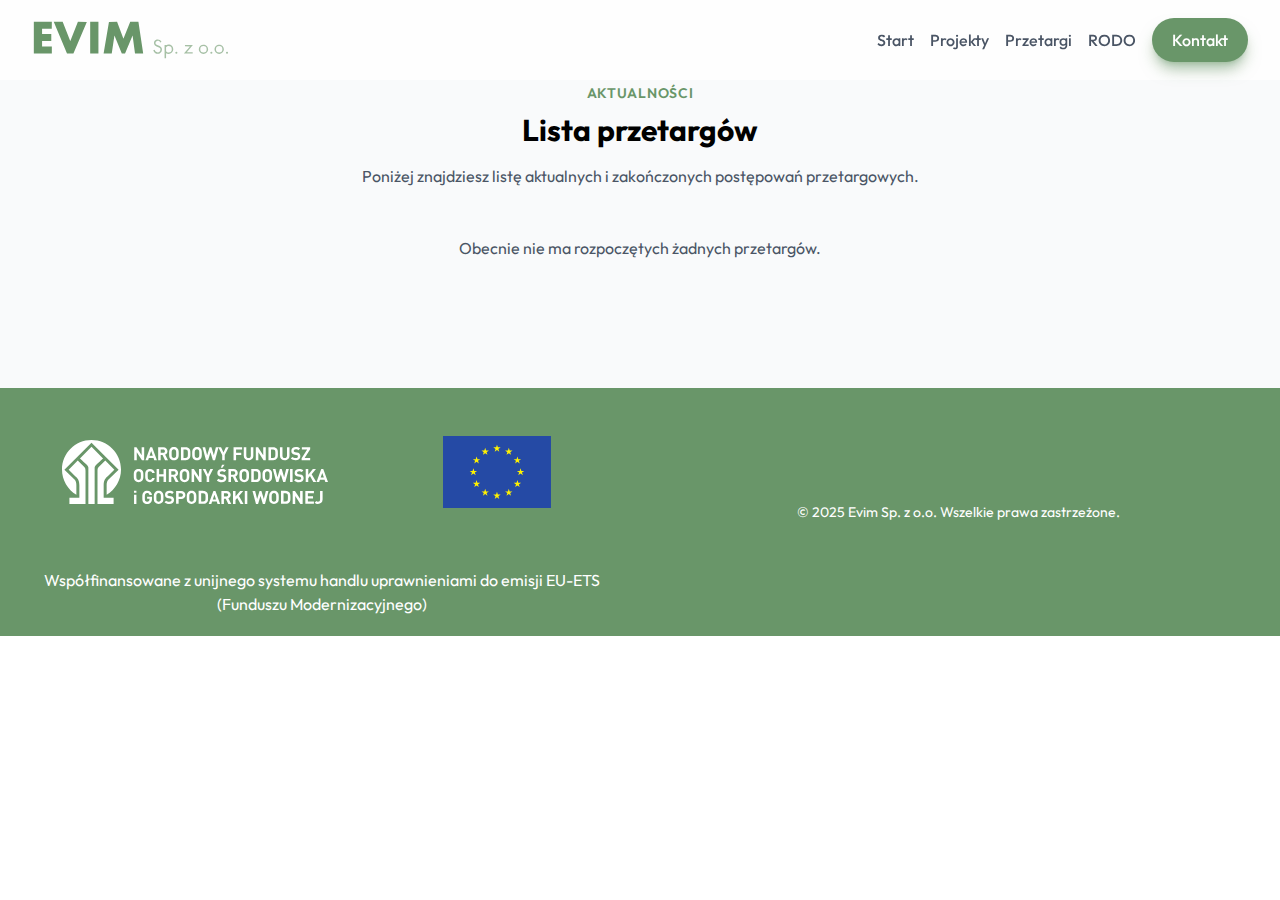
<file: przetargi.html>
<!doctype html>
<html lang="pl" class="scroll-smooth">

<head>
  <meta charset="utf-8" />
  <meta name="viewport" content="width=device-width, initial-scale=1" />
  <title>Evim - Fotowoltaika i Magazyny Energii</title>
  <link rel="stylesheet" href="https://fonts.googleapis.com/css2?family=Material+Symbols+Sharp:opsz,wght,FILL,GRAD@24,500,1,0&icon_names=location_on" />
<link rel="preconnect" href="https://fonts.googleapis.com">
<link rel="preconnect" href="https://fonts.gstatic.com" crossorigin>
<link href="https://fonts.googleapis.com/css2?family=Outfit:wght@100..900&display=swap" rel="stylesheet">
  
		<link href="./_app/immutable/assets/0.BVbZwjFS.css" rel="stylesheet">
		<link rel="modulepreload" href="./_app/immutable/entry/start.CmmsU-sM.js">
		<link rel="modulepreload" href="./_app/immutable/chunks/BGnVzf4A.js">
		<link rel="modulepreload" href="./_app/immutable/chunks/CFtpfFoR.js">
		<link rel="modulepreload" href="./_app/immutable/chunks/UgZ3W_98.js">
		<link rel="modulepreload" href="./_app/immutable/chunks/BYa552mZ.js">
		<link rel="modulepreload" href="./_app/immutable/entry/app.kO3opFrp.js">
		<link rel="modulepreload" href="./_app/immutable/chunks/DsnmJJEf.js">
		<link rel="modulepreload" href="./_app/immutable/chunks/CfDCtEBa.js">
		<link rel="modulepreload" href="./_app/immutable/chunks/D4aAt1GY.js">
		<link rel="modulepreload" href="./_app/immutable/nodes/0.quJeY1zt.js">
		<link rel="modulepreload" href="./_app/immutable/chunks/DtaK7RIa.js">
		<link rel="modulepreload" href="./_app/immutable/chunks/DeEzbRAJ.js">
		<link rel="modulepreload" href="./_app/immutable/chunks/DdGGtReD.js">
		<link rel="modulepreload" href="./_app/immutable/chunks/BYck4Gj8.js">
		<link rel="modulepreload" href="./_app/immutable/chunks/BWbhJk-w.js">
		<link rel="modulepreload" href="./_app/immutable/nodes/5.Cj0DPoFg.js">
		<link rel="modulepreload" href="./_app/immutable/chunks/BssbC5RZ.js"><!--12qhfyh--><link rel="icon" href="[data-uri]"/><!----><!--ym0w0d--><meta name="description" content="Lista przetargów prowadzonych przez Evim Sp. z o.o."/><!----><title>EVIM - Przetargi</title>
</head>

<body data-sveltekit-preload-data="hover">
  <div style="display: contents"><!--[--><!--[--><!----><header class="fixed z-50 w-full bg-white/70 backdrop-blur-md transition-all duration-300" id="navbar"><div class="mx-auto max-w-7xl px-4 sm:px-6 lg:px-8"><div class="flex h-20 items-center justify-between"><a href="/" class="flex flex-shrink-0 cursor-pointer items-center gap-2"><svg width="543.194" height="109.519" viewBox="0 0 143.72 28.977" xml:space="preserve" xmlns="http://www.w3.org/2000/svg" class="svelte-byj55g"><path id="evim" d="M1.323 1.325H14.37l-.053 5.029-7.02.052v3.781h6.672v5.079H7.297v3.883h7.07v5.078H1.323Zm14.417 0h6.472l5.411 13.692.148.15 5.493-13.845 6.46.053-9.717 22.803-4.655.053zm26.409 0h5.974v22.903H42.15zm13.598.05 5.878-.053 4.545 12.002.129.143 4.876-12.141 5.925-.001.013.05 3.434 22.803-5.867.052-.08-.079-1.738-12.957-5.466 13.04-2.339-.011-5.339-13.064-1.956 13.068-5.9.006 3.885-22.859z" class="svelte-byj55g"></path><path id="spzoo" d="M91.221 14.066a2.666 2.666 0 0 0-.881.123c-1.114.354-1.988 1.318-1.983 2.442.004.865.441 1.53.995 1.957.553.426 1.207.678 1.808.93.602.252 1.144.506 1.473.81.329.304.494.604.427 1.237-.136 1.31-.988 1.868-1.923 1.892-.936.024-1.922-.527-2.256-1.824l-1.032.267c.449 1.738 1.914 2.657 3.315 2.622 1.401-.036 2.772-1.07 2.957-2.846.095-.911-.245-1.651-.765-2.13-.52-.48-1.171-.752-1.784-1.01-.612-.256-1.192-.497-1.572-.79-.38-.292-.573-.571-.576-1.121-.002-.51.53-1.197 1.238-1.422.708-.225 1.516-.11 2.244 1.053l.903-.567c-.695-1.109-1.673-1.597-2.588-1.623zm7.726 3.762c-.67 0-1.297.198-1.823.537v-.303h-1.089v9.684h1.089v-3.697c.526.34 1.152.537 1.823.537 1.86 0 3.379-1.52 3.379-3.379 0-1.86-1.52-3.38-3.38-3.38zm25.27.027a3.387 3.387 0 0 0-3.379 3.38c0 1.86 1.519 3.378 3.379 3.378s3.379-1.519 3.379-3.379-1.52-3.379-3.38-3.379zm11.389 0c-1.86 0-3.38 1.52-3.38 3.38 0 1.86 1.52 3.378 3.38 3.378 1.86 0 3.378-1.519 3.378-3.379s-1.518-3.379-3.378-3.379zm-24.795.233v1.005l3.611.028-4.39 5.091c-.027.031-.071.06-.069.103v.024h6.462v-1.006c-1.431-.01-2.862-.018-4.294-.027l4.417-5.126c.025-.029.044-.054.036-.092h-5.773zm-11.864.804a2.307 2.307 0 0 1 2.315 2.315 2.307 2.307 0 0 1-2.315 2.315c-.743 0-1.4-.345-1.823-.884v-2.862a2.306 2.306 0 0 1 1.823-.884zm25.27.028a2.307 2.307 0 0 1 2.314 2.314 2.307 2.307 0 0 1-2.314 2.315 2.307 2.307 0 0 1-2.315-2.315 2.307 2.307 0 0 1 2.315-2.314zm11.389 0a2.306 2.306 0 0 1 2.314 2.314 2.306 2.306 0 0 1-2.314 2.315 2.307 2.307 0 0 1-2.315-2.315 2.307 2.307 0 0 1 2.315-2.314zm-31.022 4.065a.755.755 0 0 0-.755.755.755.755 0 0 0 .755.755.755.755 0 0 0 .754-.755.755.755 0 0 0-.754-.755zm25.352 0a.755.755 0 0 0-.755.755.755.755 0 0 0 .755.755.755.755 0 0 0 .754-.755.755.755 0 0 0-.754-.755zm11.343 0a.755.755 0 0 0-.755.755.755.755 0 0 0 .755.755.755.755 0 0 0 .755-.755.755.755 0 0 0-.755-.755z" class="svelte-byj55g"></path></svg><!----></a> <nav class="hidden space-x-4 md:flex" style="place-items: center;"><!--[--><a href="/" class="font-medium text-gray-600 transition hover:text-evim-green">Start</a><!--]--> <a href="/projekty" class="font-medium text-gray-600 transition hover:text-evim-green">Projekty</a> <a href="/przetargi" class="font-medium text-gray-600 transition hover:text-evim-green">Przetargi</a> <a href="/rodo" class="font-medium text-gray-600 transition hover:text-evim-green">RODO</a> <a href="/#kontakt" class="rounded-full bg-evim-green-500 px-5 py-2.5 font-medium text-white shadow-lg shadow-evim-green-400/70 transition hover:bg-evim-green-400">Kontakt</a></nav> <div class="flex items-center md:hidden"><button id="mobile-menu-btn" title="menu" class="text-gray-600 hover:text-gray-900 focus:outline-none"><i class="fas fa-bars text-2xl"></i></button></div></div></div> <div id="mobile-menu" class="hidden border-t border-gray-100 bg-white md:hidden hidden"><div class="space-y-1 px-4 pt-2 pb-6 shadow-lg"><!--[--><a href="/" class="block rounded-md px-3 py-3 text-base font-medium text-gray-700 hover:bg-gray-50 hover:text-evim-green">Start</a><!--]--> <a href="/projekty" class="block rounded-md px-3 py-3 text-base font-medium text-gray-700 hover:bg-gray-50 hover:text-evim-green">Projekty</a> <a href="/przetargi" class="block rounded-md px-3 py-3 text-base font-medium text-gray-700 hover:bg-gray-50 hover:text-evim-green">Przetargi</a> <a href="/rodo" class="block rounded-md px-3 py-3 text-base font-medium text-gray-700 hover:bg-gray-50 hover:text-evim-green">RODO</a> <a href="/#kontakt" class="block rounded-md px-3 py-3 text-base font-bold font-medium text-evim-green hover:bg-gray-50">Kontakt</a></div></div></header><!----> <!----><section id="przetargi" class="bg-gray-50 py-20"><div class="mx-auto max-w-4xl px-4 sm:px-6 lg:px-8"><div class="mb-12 text-center"><span class="text-sm font-semibold tracking-wider text-evim-green uppercase">Aktualności</span> <h2 class="mt-2 text-3xl font-bold text-evim-dark" style="view-transition-name: hero-image;">Lista przetargów</h2> <p class="mt-4 text-gray-600">Poniżej znajdziesz listę aktualnych i zakończonych postępowań przetargowych.</p></div> <!--[--><div class="mb-12 text-center"><p class="mt-4 text-gray-600">Obecnie nie ma rozpoczętych żadnych przetargów.</p></div><!--]--></div></section><!----><!----> <footer class="align-center grid place-items-center content-center justify-between justify-center gap-8 bg-evim-green px-5 py-5 text-center text-sm text-evim-dark text-white md:grid-cols-2 md:flex-row"><a href="/dofinansowania" class="grid auto-cols-auto grid-flow-row place-items-center gap-y-8"><img class="mx-12 my-8 h-16" src="/NFOSiGW_logo_white.svg" alt=""/> <img class="h-18" src="/eu.svg" alt=""/> <p class="col-span-2 text-center text-base">Współfinansowane z unijnego systemu handlu uprawnieniami do emisji EU-ETS (Funduszu
			Modernizacyjnego)</p></a> <div>© 2025 Evim Sp. z o.o. Wszelkie prawa zastrzeżone.</div></footer><!----><!----><!--]--> <!--[!--><!--]--><!--]-->
			
			<script>
				{
					__sveltekit_swfjh4 = {
						base: new URL(".", location).pathname.slice(0, -1)
					};

					const element = document.currentScript.parentElement;

					Promise.all([
						import("./_app/immutable/entry/start.CmmsU-sM.js"),
						import("./_app/immutable/entry/app.kO3opFrp.js")
					]).then(([kit, app]) => {
						kit.start(app, element, {
							node_ids: [0, 5],
							data: [null,null],
							form: null,
							error: null
						});
					});
				}
			</script>
		</div>
</body>

</html>
</file>
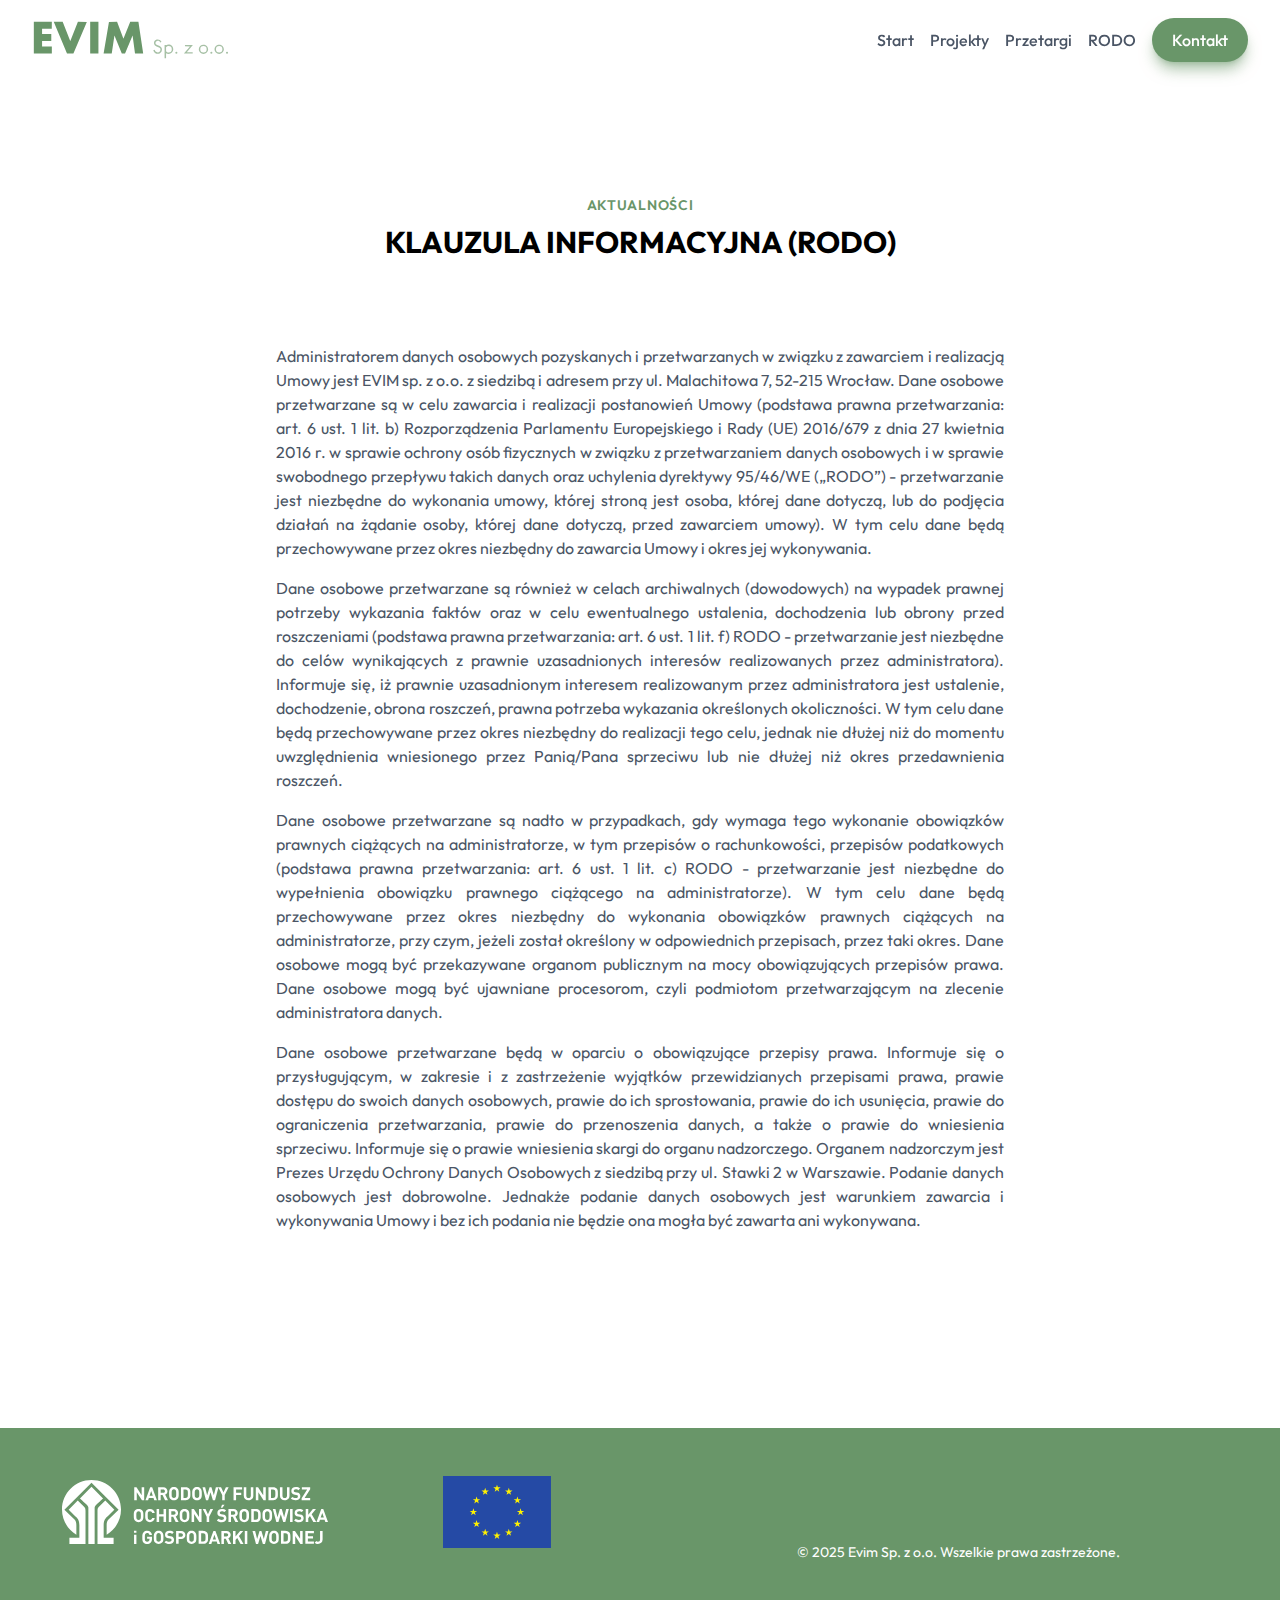
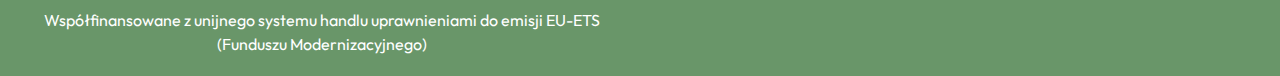
<file: rodo.html>
<!doctype html>
<html lang="pl" class="scroll-smooth">

<head>
  <meta charset="utf-8" />
  <meta name="viewport" content="width=device-width, initial-scale=1" />
  <title>Evim - Fotowoltaika i Magazyny Energii</title>
  <link rel="stylesheet" href="https://fonts.googleapis.com/css2?family=Material+Symbols+Sharp:opsz,wght,FILL,GRAD@24,500,1,0&icon_names=location_on" />
<link rel="preconnect" href="https://fonts.googleapis.com">
<link rel="preconnect" href="https://fonts.gstatic.com" crossorigin>
<link href="https://fonts.googleapis.com/css2?family=Outfit:wght@100..900&display=swap" rel="stylesheet">
  
		<link href="./_app/immutable/assets/0.BVbZwjFS.css" rel="stylesheet">
		<link rel="modulepreload" href="./_app/immutable/entry/start.CmmsU-sM.js">
		<link rel="modulepreload" href="./_app/immutable/chunks/BGnVzf4A.js">
		<link rel="modulepreload" href="./_app/immutable/chunks/CFtpfFoR.js">
		<link rel="modulepreload" href="./_app/immutable/chunks/UgZ3W_98.js">
		<link rel="modulepreload" href="./_app/immutable/chunks/BYa552mZ.js">
		<link rel="modulepreload" href="./_app/immutable/entry/app.kO3opFrp.js">
		<link rel="modulepreload" href="./_app/immutable/chunks/DsnmJJEf.js">
		<link rel="modulepreload" href="./_app/immutable/chunks/CfDCtEBa.js">
		<link rel="modulepreload" href="./_app/immutable/chunks/D4aAt1GY.js">
		<link rel="modulepreload" href="./_app/immutable/nodes/0.quJeY1zt.js">
		<link rel="modulepreload" href="./_app/immutable/chunks/DtaK7RIa.js">
		<link rel="modulepreload" href="./_app/immutable/chunks/DeEzbRAJ.js">
		<link rel="modulepreload" href="./_app/immutable/chunks/DdGGtReD.js">
		<link rel="modulepreload" href="./_app/immutable/chunks/BYck4Gj8.js">
		<link rel="modulepreload" href="./_app/immutable/chunks/BWbhJk-w.js">
		<link rel="modulepreload" href="./_app/immutable/nodes/6.Bba64j4v.js"><!--12qhfyh--><link rel="icon" href="[data-uri]"/><!----><!--tfrt3b--><meta name="description" content="Informacje dotyczące ochrony danych osobowych w spółce Evim."/><!----><title>EVIM - RODO</title>
</head>

<body data-sveltekit-preload-data="hover">
  <div style="display: contents"><!--[--><!--[--><!----><header class="fixed z-50 w-full bg-white/70 backdrop-blur-md transition-all duration-300" id="navbar"><div class="mx-auto max-w-7xl px-4 sm:px-6 lg:px-8"><div class="flex h-20 items-center justify-between"><a href="/" class="flex flex-shrink-0 cursor-pointer items-center gap-2"><svg width="543.194" height="109.519" viewBox="0 0 143.72 28.977" xml:space="preserve" xmlns="http://www.w3.org/2000/svg" class="svelte-byj55g"><path id="evim" d="M1.323 1.325H14.37l-.053 5.029-7.02.052v3.781h6.672v5.079H7.297v3.883h7.07v5.078H1.323Zm14.417 0h6.472l5.411 13.692.148.15 5.493-13.845 6.46.053-9.717 22.803-4.655.053zm26.409 0h5.974v22.903H42.15zm13.598.05 5.878-.053 4.545 12.002.129.143 4.876-12.141 5.925-.001.013.05 3.434 22.803-5.867.052-.08-.079-1.738-12.957-5.466 13.04-2.339-.011-5.339-13.064-1.956 13.068-5.9.006 3.885-22.859z" class="svelte-byj55g"></path><path id="spzoo" d="M91.221 14.066a2.666 2.666 0 0 0-.881.123c-1.114.354-1.988 1.318-1.983 2.442.004.865.441 1.53.995 1.957.553.426 1.207.678 1.808.93.602.252 1.144.506 1.473.81.329.304.494.604.427 1.237-.136 1.31-.988 1.868-1.923 1.892-.936.024-1.922-.527-2.256-1.824l-1.032.267c.449 1.738 1.914 2.657 3.315 2.622 1.401-.036 2.772-1.07 2.957-2.846.095-.911-.245-1.651-.765-2.13-.52-.48-1.171-.752-1.784-1.01-.612-.256-1.192-.497-1.572-.79-.38-.292-.573-.571-.576-1.121-.002-.51.53-1.197 1.238-1.422.708-.225 1.516-.11 2.244 1.053l.903-.567c-.695-1.109-1.673-1.597-2.588-1.623zm7.726 3.762c-.67 0-1.297.198-1.823.537v-.303h-1.089v9.684h1.089v-3.697c.526.34 1.152.537 1.823.537 1.86 0 3.379-1.52 3.379-3.379 0-1.86-1.52-3.38-3.38-3.38zm25.27.027a3.387 3.387 0 0 0-3.379 3.38c0 1.86 1.519 3.378 3.379 3.378s3.379-1.519 3.379-3.379-1.52-3.379-3.38-3.379zm11.389 0c-1.86 0-3.38 1.52-3.38 3.38 0 1.86 1.52 3.378 3.38 3.378 1.86 0 3.378-1.519 3.378-3.379s-1.518-3.379-3.378-3.379zm-24.795.233v1.005l3.611.028-4.39 5.091c-.027.031-.071.06-.069.103v.024h6.462v-1.006c-1.431-.01-2.862-.018-4.294-.027l4.417-5.126c.025-.029.044-.054.036-.092h-5.773zm-11.864.804a2.307 2.307 0 0 1 2.315 2.315 2.307 2.307 0 0 1-2.315 2.315c-.743 0-1.4-.345-1.823-.884v-2.862a2.306 2.306 0 0 1 1.823-.884zm25.27.028a2.307 2.307 0 0 1 2.314 2.314 2.307 2.307 0 0 1-2.314 2.315 2.307 2.307 0 0 1-2.315-2.315 2.307 2.307 0 0 1 2.315-2.314zm11.389 0a2.306 2.306 0 0 1 2.314 2.314 2.306 2.306 0 0 1-2.314 2.315 2.307 2.307 0 0 1-2.315-2.315 2.307 2.307 0 0 1 2.315-2.314zm-31.022 4.065a.755.755 0 0 0-.755.755.755.755 0 0 0 .755.755.755.755 0 0 0 .754-.755.755.755 0 0 0-.754-.755zm25.352 0a.755.755 0 0 0-.755.755.755.755 0 0 0 .755.755.755.755 0 0 0 .754-.755.755.755 0 0 0-.754-.755zm11.343 0a.755.755 0 0 0-.755.755.755.755 0 0 0 .755.755.755.755 0 0 0 .755-.755.755.755 0 0 0-.755-.755z" class="svelte-byj55g"></path></svg><!----></a> <nav class="hidden space-x-4 md:flex" style="place-items: center;"><!--[--><a href="/" class="font-medium text-gray-600 transition hover:text-evim-green">Start</a><!--]--> <a href="/projekty" class="font-medium text-gray-600 transition hover:text-evim-green">Projekty</a> <a href="/przetargi" class="font-medium text-gray-600 transition hover:text-evim-green">Przetargi</a> <a href="/rodo" class="font-medium text-gray-600 transition hover:text-evim-green">RODO</a> <a href="/#kontakt" class="rounded-full bg-evim-green-500 px-5 py-2.5 font-medium text-white shadow-lg shadow-evim-green-400/70 transition hover:bg-evim-green-400">Kontakt</a></nav> <div class="flex items-center md:hidden"><button id="mobile-menu-btn" title="menu" class="text-gray-600 hover:text-gray-900 focus:outline-none"><i class="fas fa-bars text-2xl"></i></button></div></div></div> <div id="mobile-menu" class="hidden border-t border-gray-100 bg-white md:hidden hidden"><div class="space-y-1 px-4 pt-2 pb-6 shadow-lg"><!--[--><a href="/" class="block rounded-md px-3 py-3 text-base font-medium text-gray-700 hover:bg-gray-50 hover:text-evim-green">Start</a><!--]--> <a href="/projekty" class="block rounded-md px-3 py-3 text-base font-medium text-gray-700 hover:bg-gray-50 hover:text-evim-green">Projekty</a> <a href="/przetargi" class="block rounded-md px-3 py-3 text-base font-medium text-gray-700 hover:bg-gray-50 hover:text-evim-green">Przetargi</a> <a href="/rodo" class="block rounded-md px-3 py-3 text-base font-medium text-gray-700 hover:bg-gray-50 hover:text-evim-green">RODO</a> <a href="/#kontakt" class="block rounded-md px-3 py-3 text-base font-bold font-medium text-evim-green hover:bg-gray-50">Kontakt</a></div></div></header><!----> <!----><section class="relative overflow-hidden pt-32 pb-20 lg:pt-48 lg:pb-32"><div class="mb-12 text-center"><span class="text-sm font-semibold tracking-wider text-evim-green uppercase">Aktualności</span> <h2 class="mt-2 text-3xl font-bold text-pretty text-evim-dark">KLAUZULA INFORMACYJNA (RODO)</h2></div> <div class="m-auto mb-12 max-w-3xl p-5 text-justify text-balance text-gray-600"><p class="mt-4">Administratorem danych osobowych pozyskanych i przetwarzanych w związku z zawarciem i
			realizacją Umowy jest EVIM sp. z o.o. z siedzibą i adresem przy ul. Malachitowa 7, 52-215
			Wrocław. Dane osobowe przetwarzane są w celu zawarcia i realizacji postanowień Umowy (podstawa
			prawna przetwarzania: art. 6 ust. 1 lit. b) Rozporządzenia Parlamentu Europejskiego i Rady
			(UE) 2016/679 z dnia 27 kwietnia 2016 r. w sprawie ochrony osób fizycznych w związku z
			przetwarzaniem danych osobowych i w sprawie swobodnego przepływu takich danych oraz uchylenia
			dyrektywy 95/46/WE („RODO”) - przetwarzanie jest niezbędne do wykonania umowy, której stroną
			jest osoba, której dane dotyczą, lub do podjęcia działań na żądanie osoby, której dane
			dotyczą, przed zawarciem umowy). W tym celu dane będą przechowywane przez okres niezbędny do
			zawarcia Umowy i okres jej wykonywania.</p> <p class="mt-4">Dane osobowe przetwarzane są również w celach archiwalnych (dowodowych) na wypadek prawnej
			potrzeby wykazania faktów oraz w celu ewentualnego ustalenia, dochodzenia lub obrony przed
			roszczeniami (podstawa prawna przetwarzania: art. 6 ust. 1 lit. f) RODO - przetwarzanie jest
			niezbędne do celów wynikających z prawnie uzasadnionych interesów realizowanych przez
			administratora). Informuje się, iż prawnie uzasadnionym interesem realizowanym przez
			administratora jest ustalenie, dochodzenie, obrona roszczeń, prawna potrzeba wykazania
			określonych okoliczności. W tym celu dane będą przechowywane przez okres niezbędny do
			realizacji tego celu, jednak nie dłużej niż do momentu uwzględnienia wniesionego przez
			Panią/Pana sprzeciwu lub nie dłużej niż okres przedawnienia roszczeń.</p> <p class="mt-4">Dane osobowe przetwarzane są nadto w przypadkach, gdy wymaga tego wykonanie obowiązków
			prawnych ciążących na administratorze, w tym przepisów o rachunkowości, przepisów podatkowych
			(podstawa prawna przetwarzania: art. 6 ust. 1 lit. c) RODO - przetwarzanie jest niezbędne do
			wypełnienia obowiązku prawnego ciążącego na administratorze). W tym celu dane będą
			przechowywane przez okres niezbędny do wykonania obowiązków prawnych ciążących na
			administratorze, przy czym, jeżeli został określony w odpowiednich przepisach, przez taki
			okres. Dane osobowe mogą być przekazywane organom publicznym na mocy obowiązujących przepisów
			prawa. Dane osobowe mogą być ujawniane procesorom, czyli podmiotom przetwarzającym na zlecenie
			administratora danych.</p> <p class="mt-4">Dane osobowe przetwarzane będą w oparciu o obowiązujące przepisy prawa. Informuje się o
			przysługującym, w zakresie i z zastrzeżenie wyjątków przewidzianych przepisami prawa, prawie
			dostępu do swoich danych osobowych, prawie do ich sprostowania, prawie do ich usunięcia,
			prawie do ograniczenia przetwarzania, prawie do przenoszenia danych, a także o prawie do
			wniesienia sprzeciwu. Informuje się o prawie wniesienia skargi do organu nadzorczego. Organem
			nadzorczym jest Prezes Urzędu Ochrony Danych Osobowych z siedzibą przy ul. Stawki 2 w
			Warszawie. Podanie danych osobowych jest dobrowolne. Jednakże podanie danych osobowych jest
			warunkiem zawarcia i wykonywania Umowy i bez ich podania nie będzie ona mogła być zawarta ani
			wykonywana.</p></div></section><!----><!----> <footer class="align-center grid place-items-center content-center justify-between justify-center gap-8 bg-evim-green px-5 py-5 text-center text-sm text-evim-dark text-white md:grid-cols-2 md:flex-row"><a href="/dofinansowania" class="grid auto-cols-auto grid-flow-row place-items-center gap-y-8"><img class="mx-12 my-8 h-16" src="/NFOSiGW_logo_white.svg" alt=""/> <img class="h-18" src="/eu.svg" alt=""/> <p class="col-span-2 text-center text-base">Współfinansowane z unijnego systemu handlu uprawnieniami do emisji EU-ETS (Funduszu
			Modernizacyjnego)</p></a> <div>© 2025 Evim Sp. z o.o. Wszelkie prawa zastrzeżone.</div></footer><!----><!----><!--]--> <!--[!--><!--]--><!--]-->
			
			<script>
				{
					__sveltekit_swfjh4 = {
						base: new URL(".", location).pathname.slice(0, -1)
					};

					const element = document.currentScript.parentElement;

					Promise.all([
						import("./_app/immutable/entry/start.CmmsU-sM.js"),
						import("./_app/immutable/entry/app.kO3opFrp.js")
					]).then(([kit, app]) => {
						kit.start(app, element, {
							node_ids: [0, 6],
							data: [null,null],
							form: null,
							error: null
						});
					});
				}
			</script>
		</div>
</body>

</html>
</file>
<file: _app/immutable/assets/0.BVbZwjFS.css>
.fa,.fa-brands,.fa-classic,.fa-regular,.fa-solid,.fab,.far,.fas{--_fa-family:var(--fa-family,var(--fa-style-family,"Font Awesome 7 Free"));-webkit-font-smoothing:antialiased;-moz-osx-font-smoothing:grayscale;display:var(--fa-display,inline-block);font-family:var(--_fa-family);font-feature-settings:normal;font-style:normal;font-synthesis:none;font-variant:normal;font-weight:var(--fa-style,900);line-height:1;text-align:center;text-rendering:auto;width:var(--fa-width,1.25em)}:is(.fas,.far,.fab,.fa-solid,.fa-regular,.fa-brands,.fa-classic,.fa):before{content:var(--fa)/""}@supports not (content:""/""){:is(.fas,.far,.fab,.fa-solid,.fa-regular,.fa-brands,.fa-classic,.fa):before{content:var(--fa)}}.fa-1x{font-size:1em}.fa-2x{font-size:2em}.fa-3x{font-size:3em}.fa-4x{font-size:4em}.fa-5x{font-size:5em}.fa-6x{font-size:6em}.fa-7x{font-size:7em}.fa-8x{font-size:8em}.fa-9x{font-size:9em}.fa-10x{font-size:10em}.fa-2xs{font-size:.625em;line-height:.1em;vertical-align:.225em}.fa-xs{font-size:.75em;line-height:.08333em;vertical-align:.125em}.fa-sm{font-size:.875em;line-height:.07143em;vertical-align:.05357em}.fa-lg{font-size:1.25em;line-height:.05em;vertical-align:-.075em}.fa-xl{font-size:1.5em;line-height:.04167em;vertical-align:-.125em}.fa-2xl{font-size:2em;line-height:.03125em;vertical-align:-.1875em}.fa-width-auto{--fa-width:auto}.fa-fw,.fa-width-fixed{--fa-width:1.25em}.fa-ul{list-style-type:none;margin-inline-start:var(--fa-li-margin,2.5em);padding-inline-start:0}.fa-ul>li{position:relative}.fa-li{inset-inline-start:calc(var(--fa-li-width, 2em)*-1);position:absolute;text-align:center;width:var(--fa-li-width,2em);line-height:inherit}.fa-border{border-radius:var(--fa-border-radius,.1em);border:var(--fa-border-width,.0625em) var(--fa-border-style,solid) var(--fa-border-color,#eee);box-sizing:var(--fa-border-box-sizing,content-box);padding:var(--fa-border-padding,.1875em .25em)}.fa-pull-left,.fa-pull-start{float:inline-start;margin-inline-end:var(--fa-pull-margin,.3em)}.fa-pull-end,.fa-pull-right{float:inline-end;margin-inline-start:var(--fa-pull-margin,.3em)}.fa-beat{animation-name:fa-beat;animation-delay:var(--fa-animation-delay,0s);animation-direction:var(--fa-animation-direction,normal);animation-duration:var(--fa-animation-duration,1s);animation-iteration-count:var(--fa-animation-iteration-count,infinite);animation-timing-function:var(--fa-animation-timing,ease-in-out)}.fa-bounce{animation-name:fa-bounce;animation-delay:var(--fa-animation-delay,0s);animation-direction:var(--fa-animation-direction,normal);animation-duration:var(--fa-animation-duration,1s);animation-iteration-count:var(--fa-animation-iteration-count,infinite);animation-timing-function:var(--fa-animation-timing,cubic-bezier(.28,.84,.42,1))}.fa-fade{animation-name:fa-fade;animation-iteration-count:var(--fa-animation-iteration-count,infinite);animation-timing-function:var(--fa-animation-timing,cubic-bezier(.4,0,.6,1))}.fa-beat-fade,.fa-fade{animation-delay:var(--fa-animation-delay,0s);animation-direction:var(--fa-animation-direction,normal);animation-duration:var(--fa-animation-duration,1s)}.fa-beat-fade{animation-name:fa-beat-fade;animation-iteration-count:var(--fa-animation-iteration-count,infinite);animation-timing-function:var(--fa-animation-timing,cubic-bezier(.4,0,.6,1))}.fa-flip{animation-name:fa-flip;animation-delay:var(--fa-animation-delay,0s);animation-direction:var(--fa-animation-direction,normal);animation-duration:var(--fa-animation-duration,1s);animation-iteration-count:var(--fa-animation-iteration-count,infinite);animation-timing-function:var(--fa-animation-timing,ease-in-out)}.fa-shake{animation-name:fa-shake;animation-duration:var(--fa-animation-duration,1s);animation-iteration-count:var(--fa-animation-iteration-count,infinite);animation-timing-function:var(--fa-animation-timing,linear)}.fa-shake,.fa-spin{animation-delay:var(--fa-animation-delay,0s);animation-direction:var(--fa-animation-direction,normal)}.fa-spin{animation-name:fa-spin;animation-duration:var(--fa-animation-duration,2s);animation-iteration-count:var(--fa-animation-iteration-count,infinite);animation-timing-function:var(--fa-animation-timing,linear)}.fa-spin-reverse{--fa-animation-direction:reverse}.fa-pulse,.fa-spin-pulse{animation-name:fa-spin;animation-direction:var(--fa-animation-direction,normal);animation-duration:var(--fa-animation-duration,1s);animation-iteration-count:var(--fa-animation-iteration-count,infinite);animation-timing-function:var(--fa-animation-timing,steps(8))}@media(prefers-reduced-motion:reduce){.fa-beat,.fa-beat-fade,.fa-bounce,.fa-fade,.fa-flip,.fa-pulse,.fa-shake,.fa-spin,.fa-spin-pulse{animation:none!important;transition:none!important}}@keyframes fa-beat{0%,90%{transform:scale(1)}45%{transform:scale(var(--fa-beat-scale,1.25))}}@keyframes fa-bounce{0%{transform:scale(1) translateY(0)}10%{transform:scale(var(--fa-bounce-start-scale-x,1.1),var(--fa-bounce-start-scale-y,.9)) translateY(0)}30%{transform:scale(var(--fa-bounce-jump-scale-x,.9),var(--fa-bounce-jump-scale-y,1.1)) translateY(var(--fa-bounce-height,-.5em))}50%{transform:scale(var(--fa-bounce-land-scale-x,1.05),var(--fa-bounce-land-scale-y,.95)) translateY(0)}57%{transform:scale(1) translateY(var(--fa-bounce-rebound,-.125em))}64%{transform:scale(1) translateY(0)}to{transform:scale(1) translateY(0)}}@keyframes fa-fade{50%{opacity:var(--fa-fade-opacity,.4)}}@keyframes fa-beat-fade{0%,to{opacity:var(--fa-beat-fade-opacity,.4);transform:scale(1)}50%{opacity:1;transform:scale(var(--fa-beat-fade-scale,1.125))}}@keyframes fa-flip{50%{transform:rotate3d(var(--fa-flip-x,0),var(--fa-flip-y,1),var(--fa-flip-z,0),var(--fa-flip-angle,-180deg))}}@keyframes fa-shake{0%{transform:rotate(-15deg)}4%{transform:rotate(15deg)}8%,24%{transform:rotate(-18deg)}12%,28%{transform:rotate(18deg)}16%{transform:rotate(-22deg)}20%{transform:rotate(22deg)}32%{transform:rotate(-12deg)}36%{transform:rotate(12deg)}40%,to{transform:rotate(0)}}@keyframes fa-spin{0%{transform:rotate(0)}to{transform:rotate(1turn)}}.fa-rotate-90{transform:rotate(90deg)}.fa-rotate-180{transform:rotate(180deg)}.fa-rotate-270{transform:rotate(270deg)}.fa-flip-horizontal{transform:scaleX(-1)}.fa-flip-vertical{transform:scaleY(-1)}.fa-flip-both,.fa-flip-horizontal.fa-flip-vertical{transform:scale(-1)}.fa-rotate-by{transform:rotate(var(--fa-rotate-angle,0))}.fa-stack{display:inline-block;height:2em;line-height:2em;position:relative;vertical-align:middle;width:2.5em}.fa-stack-1x,.fa-stack-2x{--fa-width:100%;inset:0;position:absolute;text-align:center;width:var(--fa-width);z-index:var(--fa-stack-z-index,auto)}.fa-stack-1x{line-height:inherit}.fa-stack-2x{font-size:2em}.fa-inverse{color:var(--fa-inverse,#fff)}.fa-0{--fa:"0"}.fa-1{--fa:"1"}.fa-2{--fa:"2"}.fa-3{--fa:"3"}.fa-4{--fa:"4"}.fa-5{--fa:"5"}.fa-6{--fa:"6"}.fa-7{--fa:"7"}.fa-8{--fa:"8"}.fa-9{--fa:"9"}.fa-exclamation{--fa:"!"}.fa-hashtag{--fa:"#"}.fa-dollar,.fa-dollar-sign,.fa-usd{--fa:"$"}.fa-percent,.fa-percentage{--fa:"%"}.fa-asterisk{--fa:"*"}.fa-add,.fa-plus{--fa:"+"}.fa-less-than{--fa:"<"}.fa-equals{--fa:"="}.fa-greater-than{--fa:">"}.fa-question{--fa:"?"}.fa-at{--fa:"@"}.fa-a{--fa:"A"}.fa-b{--fa:"B"}.fa-c{--fa:"C"}.fa-d{--fa:"D"}.fa-e{--fa:"E"}.fa-f{--fa:"F"}.fa-g{--fa:"G"}.fa-h{--fa:"H"}.fa-i{--fa:"I"}.fa-j{--fa:"J"}.fa-k{--fa:"K"}.fa-l{--fa:"L"}.fa-m{--fa:"M"}.fa-n{--fa:"N"}.fa-o{--fa:"O"}.fa-p{--fa:"P"}.fa-q{--fa:"Q"}.fa-r{--fa:"R"}.fa-s{--fa:"S"}.fa-t{--fa:"T"}.fa-u{--fa:"U"}.fa-v{--fa:"V"}.fa-w{--fa:"W"}.fa-x{--fa:"X"}.fa-y{--fa:"Y"}.fa-z{--fa:"Z"}.fa-faucet{--fa:""}.fa-faucet-drip{--fa:""}.fa-house-chimney-window{--fa:""}.fa-house-signal{--fa:""}.fa-temperature-arrow-down,.fa-temperature-down{--fa:""}.fa-temperature-arrow-up,.fa-temperature-up{--fa:""}.fa-trailer{--fa:""}.fa-bacteria{--fa:""}.fa-bacterium{--fa:""}.fa-box-tissue{--fa:""}.fa-hand-holding-medical{--fa:""}.fa-hand-sparkles{--fa:""}.fa-hands-bubbles,.fa-hands-wash{--fa:""}.fa-handshake-alt-slash,.fa-handshake-simple-slash,.fa-handshake-slash{--fa:""}.fa-head-side-cough{--fa:""}.fa-head-side-cough-slash{--fa:""}.fa-head-side-mask{--fa:""}.fa-head-side-virus{--fa:""}.fa-house-chimney-user{--fa:""}.fa-house-laptop,.fa-laptop-house{--fa:""}.fa-lungs-virus{--fa:""}.fa-people-arrows,.fa-people-arrows-left-right{--fa:""}.fa-plane-slash{--fa:""}.fa-pump-medical{--fa:""}.fa-pump-soap{--fa:""}.fa-shield-virus{--fa:""}.fa-sink{--fa:""}.fa-soap{--fa:""}.fa-stopwatch-20{--fa:""}.fa-shop-slash,.fa-store-alt-slash{--fa:""}.fa-store-slash{--fa:""}.fa-toilet-paper-slash{--fa:""}.fa-users-slash{--fa:""}.fa-virus{--fa:""}.fa-virus-slash{--fa:""}.fa-viruses{--fa:""}.fa-vest{--fa:""}.fa-vest-patches{--fa:""}.fa-arrow-trend-down{--fa:""}.fa-arrow-trend-up{--fa:""}.fa-arrow-up-from-bracket{--fa:""}.fa-austral-sign{--fa:""}.fa-baht-sign{--fa:""}.fa-bitcoin-sign{--fa:""}.fa-bolt-lightning{--fa:""}.fa-book-bookmark{--fa:""}.fa-camera-rotate{--fa:""}.fa-cedi-sign{--fa:""}.fa-chart-column{--fa:""}.fa-chart-gantt{--fa:""}.fa-clapperboard{--fa:""}.fa-clover{--fa:""}.fa-code-compare{--fa:""}.fa-code-fork{--fa:""}.fa-code-pull-request{--fa:""}.fa-colon-sign{--fa:""}.fa-cruzeiro-sign{--fa:""}.fa-display{--fa:""}.fa-dong-sign{--fa:""}.fa-elevator{--fa:""}.fa-filter-circle-xmark{--fa:""}.fa-florin-sign{--fa:""}.fa-folder-closed{--fa:""}.fa-franc-sign{--fa:""}.fa-guarani-sign{--fa:""}.fa-gun{--fa:""}.fa-hands-clapping{--fa:""}.fa-home-user,.fa-house-user{--fa:""}.fa-indian-rupee,.fa-indian-rupee-sign,.fa-inr{--fa:""}.fa-kip-sign{--fa:""}.fa-lari-sign{--fa:""}.fa-litecoin-sign{--fa:""}.fa-manat-sign{--fa:""}.fa-mask-face{--fa:""}.fa-mill-sign{--fa:""}.fa-money-bills{--fa:""}.fa-naira-sign{--fa:""}.fa-notdef{--fa:""}.fa-panorama{--fa:""}.fa-peseta-sign{--fa:""}.fa-peso-sign{--fa:""}.fa-plane-up{--fa:""}.fa-rupiah-sign{--fa:""}.fa-stairs{--fa:""}.fa-timeline{--fa:""}.fa-truck-front{--fa:""}.fa-try,.fa-turkish-lira,.fa-turkish-lira-sign{--fa:""}.fa-vault{--fa:""}.fa-magic-wand-sparkles,.fa-wand-magic-sparkles{--fa:""}.fa-wheat-alt,.fa-wheat-awn{--fa:""}.fa-wheelchair-alt,.fa-wheelchair-move{--fa:""}.fa-bangladeshi-taka-sign{--fa:""}.fa-bowl-rice{--fa:""}.fa-person-pregnant{--fa:""}.fa-home-lg,.fa-house-chimney{--fa:""}.fa-house-crack{--fa:""}.fa-house-medical{--fa:""}.fa-cent-sign{--fa:""}.fa-plus-minus{--fa:""}.fa-sailboat{--fa:""}.fa-section{--fa:""}.fa-shrimp{--fa:""}.fa-brazilian-real-sign{--fa:""}.fa-chart-simple{--fa:""}.fa-diagram-next{--fa:""}.fa-diagram-predecessor{--fa:""}.fa-diagram-successor{--fa:""}.fa-earth-oceania,.fa-globe-oceania{--fa:""}.fa-bug-slash{--fa:""}.fa-file-circle-plus{--fa:""}.fa-shop-lock{--fa:""}.fa-virus-covid{--fa:""}.fa-virus-covid-slash{--fa:""}.fa-anchor-circle-check{--fa:""}.fa-anchor-circle-exclamation{--fa:""}.fa-anchor-circle-xmark{--fa:""}.fa-anchor-lock{--fa:""}.fa-arrow-down-up-across-line{--fa:""}.fa-arrow-down-up-lock{--fa:""}.fa-arrow-right-to-city{--fa:""}.fa-arrow-up-from-ground-water{--fa:""}.fa-arrow-up-from-water-pump{--fa:""}.fa-arrow-up-right-dots{--fa:""}.fa-arrows-down-to-line{--fa:""}.fa-arrows-down-to-people{--fa:""}.fa-arrows-left-right-to-line{--fa:""}.fa-arrows-spin{--fa:""}.fa-arrows-split-up-and-left{--fa:""}.fa-arrows-to-circle{--fa:""}.fa-arrows-to-dot{--fa:""}.fa-arrows-to-eye{--fa:""}.fa-arrows-turn-right{--fa:""}.fa-arrows-turn-to-dots{--fa:""}.fa-arrows-up-to-line{--fa:""}.fa-bore-hole{--fa:""}.fa-bottle-droplet{--fa:""}.fa-bottle-water{--fa:""}.fa-bowl-food{--fa:""}.fa-boxes-packing{--fa:""}.fa-bridge{--fa:""}.fa-bridge-circle-check{--fa:""}.fa-bridge-circle-exclamation{--fa:""}.fa-bridge-circle-xmark{--fa:""}.fa-bridge-lock{--fa:""}.fa-bridge-water{--fa:""}.fa-bucket{--fa:""}.fa-bugs{--fa:""}.fa-building-circle-arrow-right{--fa:""}.fa-building-circle-check{--fa:""}.fa-building-circle-exclamation{--fa:""}.fa-building-circle-xmark{--fa:""}.fa-building-flag{--fa:""}.fa-building-lock{--fa:""}.fa-building-ngo{--fa:""}.fa-building-shield{--fa:""}.fa-building-un{--fa:""}.fa-building-user{--fa:""}.fa-building-wheat{--fa:""}.fa-burst{--fa:""}.fa-car-on{--fa:""}.fa-car-tunnel{--fa:""}.fa-child-combatant,.fa-child-rifle{--fa:""}.fa-children{--fa:""}.fa-circle-nodes{--fa:""}.fa-clipboard-question{--fa:""}.fa-cloud-showers-water{--fa:""}.fa-computer{--fa:""}.fa-cubes-stacked{--fa:""}.fa-envelope-circle-check{--fa:""}.fa-explosion{--fa:""}.fa-ferry{--fa:""}.fa-file-circle-exclamation{--fa:""}.fa-file-circle-minus{--fa:""}.fa-file-circle-question{--fa:""}.fa-file-shield{--fa:""}.fa-fire-burner{--fa:""}.fa-fish-fins{--fa:""}.fa-flask-vial{--fa:""}.fa-glass-water{--fa:""}.fa-glass-water-droplet{--fa:""}.fa-group-arrows-rotate{--fa:""}.fa-hand-holding-hand{--fa:""}.fa-handcuffs{--fa:""}.fa-hands-bound{--fa:""}.fa-hands-holding-child{--fa:""}.fa-hands-holding-circle{--fa:""}.fa-heart-circle-bolt{--fa:""}.fa-heart-circle-check{--fa:""}.fa-heart-circle-exclamation{--fa:""}.fa-heart-circle-minus{--fa:""}.fa-heart-circle-plus{--fa:""}.fa-heart-circle-xmark{--fa:""}.fa-helicopter-symbol{--fa:""}.fa-helmet-un{--fa:""}.fa-hill-avalanche{--fa:""}.fa-hill-rockslide{--fa:""}.fa-house-circle-check{--fa:""}.fa-house-circle-exclamation{--fa:""}.fa-house-circle-xmark{--fa:""}.fa-house-fire{--fa:""}.fa-house-flag{--fa:""}.fa-house-flood-water{--fa:""}.fa-house-flood-water-circle-arrow-right{--fa:""}.fa-house-lock{--fa:""}.fa-house-medical-circle-check{--fa:""}.fa-house-medical-circle-exclamation{--fa:""}.fa-house-medical-circle-xmark{--fa:""}.fa-house-medical-flag{--fa:""}.fa-house-tsunami{--fa:""}.fa-jar{--fa:""}.fa-jar-wheat{--fa:""}.fa-jet-fighter-up{--fa:""}.fa-jug-detergent{--fa:""}.fa-kitchen-set{--fa:""}.fa-land-mine-on{--fa:""}.fa-landmark-flag{--fa:""}.fa-laptop-file{--fa:""}.fa-lines-leaning{--fa:""}.fa-location-pin-lock{--fa:""}.fa-locust{--fa:""}.fa-magnifying-glass-arrow-right{--fa:""}.fa-magnifying-glass-chart{--fa:""}.fa-mars-and-venus-burst{--fa:""}.fa-mask-ventilator{--fa:""}.fa-mattress-pillow{--fa:""}.fa-mobile-retro{--fa:""}.fa-money-bill-transfer{--fa:""}.fa-money-bill-trend-up{--fa:""}.fa-money-bill-wheat{--fa:""}.fa-mosquito{--fa:""}.fa-mosquito-net{--fa:""}.fa-mound{--fa:""}.fa-mountain-city{--fa:""}.fa-mountain-sun{--fa:""}.fa-oil-well{--fa:""}.fa-people-group{--fa:""}.fa-people-line{--fa:""}.fa-people-pulling{--fa:""}.fa-people-robbery{--fa:""}.fa-people-roof{--fa:""}.fa-person-arrow-down-to-line{--fa:""}.fa-person-arrow-up-from-line{--fa:""}.fa-person-breastfeeding{--fa:""}.fa-person-burst{--fa:""}.fa-person-cane{--fa:""}.fa-person-chalkboard{--fa:""}.fa-person-circle-check{--fa:""}.fa-person-circle-exclamation{--fa:""}.fa-person-circle-minus{--fa:""}.fa-person-circle-plus{--fa:""}.fa-person-circle-question{--fa:""}.fa-person-circle-xmark{--fa:""}.fa-person-dress-burst{--fa:""}.fa-person-drowning{--fa:""}.fa-person-falling{--fa:""}.fa-person-falling-burst{--fa:""}.fa-person-half-dress{--fa:""}.fa-person-harassing{--fa:""}.fa-person-military-pointing{--fa:""}.fa-person-military-rifle{--fa:""}.fa-person-military-to-person{--fa:""}.fa-person-rays{--fa:""}.fa-person-rifle{--fa:""}.fa-person-shelter{--fa:""}.fa-person-walking-arrow-loop-left{--fa:""}.fa-person-walking-arrow-right{--fa:""}.fa-person-walking-dashed-line-arrow-right{--fa:""}.fa-person-walking-luggage{--fa:""}.fa-plane-circle-check{--fa:""}.fa-plane-circle-exclamation{--fa:""}.fa-plane-circle-xmark{--fa:""}.fa-plane-lock{--fa:""}.fa-plate-wheat{--fa:""}.fa-plug-circle-bolt{--fa:""}.fa-plug-circle-check{--fa:""}.fa-plug-circle-exclamation{--fa:""}.fa-plug-circle-minus{--fa:""}.fa-plug-circle-plus{--fa:""}.fa-plug-circle-xmark{--fa:""}.fa-ranking-star{--fa:""}.fa-road-barrier{--fa:""}.fa-road-bridge{--fa:""}.fa-road-circle-check{--fa:""}.fa-road-circle-exclamation{--fa:""}.fa-road-circle-xmark{--fa:""}.fa-road-lock{--fa:""}.fa-road-spikes{--fa:""}.fa-rug{--fa:""}.fa-sack-xmark{--fa:""}.fa-school-circle-check{--fa:""}.fa-school-circle-exclamation{--fa:""}.fa-school-circle-xmark{--fa:""}.fa-school-flag{--fa:""}.fa-school-lock{--fa:""}.fa-sheet-plastic{--fa:""}.fa-shield-cat{--fa:""}.fa-shield-dog{--fa:""}.fa-shield-heart{--fa:""}.fa-square-nfi{--fa:""}.fa-square-person-confined{--fa:""}.fa-square-virus{--fa:""}.fa-rod-asclepius,.fa-rod-snake,.fa-staff-aesculapius,.fa-staff-snake{--fa:""}.fa-sun-plant-wilt{--fa:""}.fa-tarp{--fa:""}.fa-tarp-droplet{--fa:""}.fa-tent{--fa:""}.fa-tent-arrow-down-to-line{--fa:""}.fa-tent-arrow-left-right{--fa:""}.fa-tent-arrow-turn-left{--fa:""}.fa-tent-arrows-down{--fa:""}.fa-tents{--fa:""}.fa-toilet-portable{--fa:""}.fa-toilets-portable{--fa:""}.fa-tower-cell{--fa:""}.fa-tower-observation{--fa:""}.fa-tree-city{--fa:""}.fa-trowel{--fa:""}.fa-trowel-bricks{--fa:""}.fa-truck-arrow-right{--fa:""}.fa-truck-droplet{--fa:""}.fa-truck-field{--fa:""}.fa-truck-field-un{--fa:""}.fa-truck-plane{--fa:""}.fa-users-between-lines{--fa:""}.fa-users-line{--fa:""}.fa-users-rays{--fa:""}.fa-users-rectangle{--fa:""}.fa-users-viewfinder{--fa:""}.fa-vial-circle-check{--fa:""}.fa-vial-virus{--fa:""}.fa-wheat-awn-circle-exclamation{--fa:""}.fa-worm{--fa:""}.fa-xmarks-lines{--fa:""}.fa-child-dress{--fa:""}.fa-child-reaching{--fa:""}.fa-file-circle-check{--fa:""}.fa-file-circle-xmark{--fa:""}.fa-person-through-window{--fa:""}.fa-plant-wilt{--fa:""}.fa-stapler{--fa:""}.fa-train-tram{--fa:""}.fa-table-cells-column-lock{--fa:""}.fa-table-cells-row-lock{--fa:""}.fa-thumb-tack-slash,.fa-thumbtack-slash{--fa:""}.fa-table-cells-row-unlock{--fa:""}.fa-chart-diagram{--fa:""}.fa-comment-nodes{--fa:""}.fa-file-fragment{--fa:""}.fa-file-half-dashed{--fa:""}.fa-hexagon-nodes{--fa:""}.fa-hexagon-nodes-bolt{--fa:""}.fa-square-binary{--fa:""}.fa-pentagon{--fa:""}.fa-non-binary{--fa:""}.fa-spiral{--fa:""}.fa-mobile-vibrate{--fa:""}.fa-single-quote-left{--fa:""}.fa-single-quote-right{--fa:""}.fa-bus-side{--fa:""}.fa-heptagon,.fa-septagon{--fa:""}.fa-glass-martini,.fa-martini-glass-empty{--fa:""}.fa-music{--fa:""}.fa-magnifying-glass,.fa-search{--fa:""}.fa-heart{--fa:""}.fa-star{--fa:""}.fa-user,.fa-user-alt,.fa-user-large{--fa:""}.fa-film,.fa-film-alt,.fa-film-simple{--fa:""}.fa-table-cells-large,.fa-th-large{--fa:""}.fa-table-cells,.fa-th{--fa:""}.fa-table-list,.fa-th-list{--fa:""}.fa-check{--fa:""}.fa-close,.fa-multiply,.fa-remove,.fa-times,.fa-xmark{--fa:""}.fa-magnifying-glass-plus,.fa-search-plus{--fa:""}.fa-magnifying-glass-minus,.fa-search-minus{--fa:""}.fa-power-off{--fa:""}.fa-signal,.fa-signal-5,.fa-signal-perfect{--fa:""}.fa-cog,.fa-gear{--fa:""}.fa-home,.fa-home-alt,.fa-home-lg-alt,.fa-house{--fa:""}.fa-clock,.fa-clock-four{--fa:""}.fa-road{--fa:""}.fa-download{--fa:""}.fa-inbox{--fa:""}.fa-arrow-right-rotate,.fa-arrow-rotate-forward,.fa-arrow-rotate-right,.fa-redo{--fa:""}.fa-arrows-rotate,.fa-refresh,.fa-sync{--fa:""}.fa-list-alt,.fa-rectangle-list{--fa:""}.fa-lock{--fa:""}.fa-flag{--fa:""}.fa-headphones,.fa-headphones-alt,.fa-headphones-simple{--fa:""}.fa-volume-off{--fa:""}.fa-volume-down,.fa-volume-low{--fa:""}.fa-volume-high,.fa-volume-up{--fa:""}.fa-qrcode{--fa:""}.fa-barcode{--fa:""}.fa-tag{--fa:""}.fa-tags{--fa:""}.fa-book{--fa:""}.fa-bookmark{--fa:""}.fa-print{--fa:""}.fa-camera,.fa-camera-alt{--fa:""}.fa-font{--fa:""}.fa-bold{--fa:""}.fa-italic{--fa:""}.fa-text-height{--fa:""}.fa-text-width{--fa:""}.fa-align-left{--fa:""}.fa-align-center{--fa:""}.fa-align-right{--fa:""}.fa-align-justify{--fa:""}.fa-list,.fa-list-squares{--fa:""}.fa-dedent,.fa-outdent{--fa:""}.fa-indent{--fa:""}.fa-video,.fa-video-camera{--fa:""}.fa-image{--fa:""}.fa-location-pin,.fa-map-marker{--fa:""}.fa-adjust,.fa-circle-half-stroke{--fa:""}.fa-droplet,.fa-tint{--fa:""}.fa-edit,.fa-pen-to-square{--fa:""}.fa-arrows,.fa-arrows-up-down-left-right{--fa:""}.fa-backward-step,.fa-step-backward{--fa:""}.fa-backward-fast,.fa-fast-backward{--fa:""}.fa-backward{--fa:""}.fa-play{--fa:""}.fa-pause{--fa:""}.fa-stop{--fa:""}.fa-forward{--fa:""}.fa-fast-forward,.fa-forward-fast{--fa:""}.fa-forward-step,.fa-step-forward{--fa:""}.fa-eject{--fa:""}.fa-chevron-left{--fa:""}.fa-chevron-right{--fa:""}.fa-circle-plus,.fa-plus-circle{--fa:""}.fa-circle-minus,.fa-minus-circle{--fa:""}.fa-circle-xmark,.fa-times-circle,.fa-xmark-circle{--fa:""}.fa-check-circle,.fa-circle-check{--fa:""}.fa-circle-question,.fa-question-circle{--fa:""}.fa-circle-info,.fa-info-circle{--fa:""}.fa-crosshairs{--fa:""}.fa-ban,.fa-cancel{--fa:""}.fa-arrow-left{--fa:""}.fa-arrow-right{--fa:""}.fa-arrow-up{--fa:""}.fa-arrow-down{--fa:""}.fa-mail-forward,.fa-share{--fa:""}.fa-expand{--fa:""}.fa-compress{--fa:""}.fa-minus,.fa-subtract{--fa:""}.fa-circle-exclamation,.fa-exclamation-circle{--fa:""}.fa-gift{--fa:""}.fa-leaf{--fa:""}.fa-fire{--fa:""}.fa-eye{--fa:""}.fa-eye-slash{--fa:""}.fa-exclamation-triangle,.fa-triangle-exclamation,.fa-warning{--fa:""}.fa-plane{--fa:""}.fa-calendar-alt,.fa-calendar-days{--fa:""}.fa-random,.fa-shuffle{--fa:""}.fa-comment{--fa:""}.fa-magnet{--fa:""}.fa-chevron-up{--fa:""}.fa-chevron-down{--fa:""}.fa-retweet{--fa:""}.fa-cart-shopping,.fa-shopping-cart{--fa:""}.fa-folder,.fa-folder-blank{--fa:""}.fa-folder-open{--fa:""}.fa-arrows-up-down,.fa-arrows-v{--fa:""}.fa-arrows-h,.fa-arrows-left-right{--fa:""}.fa-bar-chart,.fa-chart-bar{--fa:""}.fa-camera-retro{--fa:""}.fa-key{--fa:""}.fa-cogs,.fa-gears{--fa:""}.fa-comments{--fa:""}.fa-star-half{--fa:""}.fa-arrow-right-from-bracket,.fa-sign-out{--fa:""}.fa-thumb-tack,.fa-thumbtack{--fa:""}.fa-arrow-up-right-from-square,.fa-external-link{--fa:""}.fa-arrow-right-to-bracket,.fa-sign-in{--fa:""}.fa-trophy{--fa:""}.fa-upload{--fa:""}.fa-lemon{--fa:""}.fa-phone{--fa:""}.fa-phone-square,.fa-square-phone{--fa:""}.fa-unlock{--fa:""}.fa-credit-card,.fa-credit-card-alt{--fa:""}.fa-feed,.fa-rss{--fa:""}.fa-hard-drive,.fa-hdd{--fa:""}.fa-bullhorn{--fa:""}.fa-certificate{--fa:""}.fa-hand-point-right{--fa:""}.fa-hand-point-left{--fa:""}.fa-hand-point-up{--fa:""}.fa-hand-point-down{--fa:""}.fa-arrow-circle-left,.fa-circle-arrow-left{--fa:""}.fa-arrow-circle-right,.fa-circle-arrow-right{--fa:""}.fa-arrow-circle-up,.fa-circle-arrow-up{--fa:""}.fa-arrow-circle-down,.fa-circle-arrow-down{--fa:""}.fa-globe{--fa:""}.fa-wrench{--fa:""}.fa-list-check,.fa-tasks{--fa:""}.fa-filter{--fa:""}.fa-briefcase{--fa:""}.fa-arrows-alt,.fa-up-down-left-right{--fa:""}.fa-users{--fa:""}.fa-chain,.fa-link{--fa:""}.fa-cloud{--fa:""}.fa-flask{--fa:""}.fa-cut,.fa-scissors{--fa:""}.fa-copy{--fa:""}.fa-paperclip{--fa:""}.fa-floppy-disk,.fa-save{--fa:""}.fa-square{--fa:""}.fa-bars,.fa-navicon{--fa:""}.fa-list-dots,.fa-list-ul{--fa:""}.fa-list-1-2,.fa-list-numeric,.fa-list-ol{--fa:""}.fa-strikethrough{--fa:""}.fa-underline{--fa:""}.fa-table{--fa:""}.fa-magic,.fa-wand-magic{--fa:""}.fa-truck{--fa:""}.fa-money-bill{--fa:""}.fa-caret-down{--fa:""}.fa-caret-up{--fa:""}.fa-caret-left{--fa:""}.fa-caret-right{--fa:""}.fa-columns,.fa-table-columns{--fa:""}.fa-sort,.fa-unsorted{--fa:""}.fa-sort-desc,.fa-sort-down{--fa:""}.fa-sort-asc,.fa-sort-up{--fa:""}.fa-envelope{--fa:""}.fa-arrow-left-rotate,.fa-arrow-rotate-back,.fa-arrow-rotate-backward,.fa-arrow-rotate-left,.fa-undo{--fa:""}.fa-gavel,.fa-legal{--fa:""}.fa-bolt,.fa-zap{--fa:""}.fa-sitemap{--fa:""}.fa-umbrella{--fa:""}.fa-file-clipboard,.fa-paste{--fa:""}.fa-lightbulb{--fa:""}.fa-arrow-right-arrow-left,.fa-exchange{--fa:""}.fa-cloud-arrow-down,.fa-cloud-download,.fa-cloud-download-alt{--fa:""}.fa-cloud-arrow-up,.fa-cloud-upload,.fa-cloud-upload-alt{--fa:""}.fa-user-doctor,.fa-user-md{--fa:""}.fa-stethoscope{--fa:""}.fa-suitcase{--fa:""}.fa-bell{--fa:""}.fa-coffee,.fa-mug-saucer{--fa:""}.fa-hospital,.fa-hospital-alt,.fa-hospital-wide{--fa:""}.fa-ambulance,.fa-truck-medical{--fa:""}.fa-medkit,.fa-suitcase-medical{--fa:""}.fa-fighter-jet,.fa-jet-fighter{--fa:""}.fa-beer,.fa-beer-mug-empty{--fa:""}.fa-h-square,.fa-square-h{--fa:""}.fa-plus-square,.fa-square-plus{--fa:""}.fa-angle-double-left,.fa-angles-left{--fa:""}.fa-angle-double-right,.fa-angles-right{--fa:""}.fa-angle-double-up,.fa-angles-up{--fa:""}.fa-angle-double-down,.fa-angles-down{--fa:""}.fa-angle-left{--fa:""}.fa-angle-right{--fa:""}.fa-angle-up{--fa:""}.fa-angle-down{--fa:""}.fa-laptop{--fa:""}.fa-tablet-button{--fa:""}.fa-mobile-button{--fa:""}.fa-quote-left,.fa-quote-left-alt{--fa:""}.fa-quote-right,.fa-quote-right-alt{--fa:""}.fa-spinner{--fa:""}.fa-circle{--fa:""}.fa-face-smile,.fa-smile{--fa:""}.fa-face-frown,.fa-frown{--fa:""}.fa-face-meh,.fa-meh{--fa:""}.fa-gamepad{--fa:""}.fa-keyboard{--fa:""}.fa-flag-checkered{--fa:""}.fa-terminal{--fa:""}.fa-code{--fa:""}.fa-mail-reply-all,.fa-reply-all{--fa:""}.fa-location-arrow{--fa:""}.fa-crop{--fa:""}.fa-code-branch{--fa:""}.fa-chain-broken,.fa-chain-slash,.fa-link-slash,.fa-unlink{--fa:""}.fa-info{--fa:""}.fa-superscript{--fa:""}.fa-subscript{--fa:""}.fa-eraser{--fa:""}.fa-puzzle-piece{--fa:""}.fa-microphone{--fa:""}.fa-microphone-slash{--fa:""}.fa-shield,.fa-shield-blank{--fa:""}.fa-calendar{--fa:""}.fa-fire-extinguisher{--fa:""}.fa-rocket{--fa:""}.fa-chevron-circle-left,.fa-circle-chevron-left{--fa:""}.fa-chevron-circle-right,.fa-circle-chevron-right{--fa:""}.fa-chevron-circle-up,.fa-circle-chevron-up{--fa:""}.fa-chevron-circle-down,.fa-circle-chevron-down{--fa:""}.fa-anchor{--fa:""}.fa-unlock-alt,.fa-unlock-keyhole{--fa:""}.fa-bullseye{--fa:""}.fa-ellipsis,.fa-ellipsis-h{--fa:""}.fa-ellipsis-v,.fa-ellipsis-vertical{--fa:""}.fa-rss-square,.fa-square-rss{--fa:""}.fa-circle-play,.fa-play-circle{--fa:""}.fa-ticket{--fa:""}.fa-minus-square,.fa-square-minus{--fa:""}.fa-arrow-turn-up,.fa-level-up{--fa:""}.fa-arrow-turn-down,.fa-level-down{--fa:""}.fa-check-square,.fa-square-check{--fa:""}.fa-pen-square,.fa-pencil-square,.fa-square-pen{--fa:""}.fa-external-link-square,.fa-square-arrow-up-right{--fa:""}.fa-share-from-square,.fa-share-square{--fa:""}.fa-compass{--fa:""}.fa-caret-square-down,.fa-square-caret-down{--fa:""}.fa-caret-square-up,.fa-square-caret-up{--fa:""}.fa-caret-square-right,.fa-square-caret-right{--fa:""}.fa-eur,.fa-euro,.fa-euro-sign{--fa:""}.fa-gbp,.fa-pound-sign,.fa-sterling-sign{--fa:""}.fa-rupee,.fa-rupee-sign{--fa:""}.fa-cny,.fa-jpy,.fa-rmb,.fa-yen,.fa-yen-sign{--fa:""}.fa-rouble,.fa-rub,.fa-ruble,.fa-ruble-sign{--fa:""}.fa-krw,.fa-won,.fa-won-sign{--fa:""}.fa-file{--fa:""}.fa-file-alt,.fa-file-lines,.fa-file-text{--fa:""}.fa-arrow-down-a-z,.fa-sort-alpha-asc,.fa-sort-alpha-down{--fa:""}.fa-arrow-up-a-z,.fa-sort-alpha-up{--fa:""}.fa-arrow-down-wide-short,.fa-sort-amount-asc,.fa-sort-amount-down{--fa:""}.fa-arrow-up-wide-short,.fa-sort-amount-up{--fa:""}.fa-arrow-down-1-9,.fa-sort-numeric-asc,.fa-sort-numeric-down{--fa:""}.fa-arrow-up-1-9,.fa-sort-numeric-up{--fa:""}.fa-thumbs-up{--fa:""}.fa-thumbs-down{--fa:""}.fa-arrow-down-long,.fa-long-arrow-down{--fa:""}.fa-arrow-up-long,.fa-long-arrow-up{--fa:""}.fa-arrow-left-long,.fa-long-arrow-left{--fa:""}.fa-arrow-right-long,.fa-long-arrow-right{--fa:""}.fa-female,.fa-person-dress{--fa:""}.fa-male,.fa-person{--fa:""}.fa-sun{--fa:""}.fa-moon{--fa:""}.fa-archive,.fa-box-archive{--fa:""}.fa-bug{--fa:""}.fa-caret-square-left,.fa-square-caret-left{--fa:""}.fa-circle-dot,.fa-dot-circle{--fa:""}.fa-wheelchair{--fa:""}.fa-lira-sign{--fa:""}.fa-shuttle-space,.fa-space-shuttle{--fa:""}.fa-envelope-square,.fa-square-envelope{--fa:""}.fa-bank,.fa-building-columns,.fa-institution,.fa-museum,.fa-university{--fa:""}.fa-graduation-cap,.fa-mortar-board{--fa:""}.fa-language{--fa:""}.fa-fax{--fa:""}.fa-building{--fa:""}.fa-child{--fa:""}.fa-paw{--fa:""}.fa-cube{--fa:""}.fa-cubes{--fa:""}.fa-recycle{--fa:""}.fa-automobile,.fa-car{--fa:""}.fa-cab,.fa-taxi{--fa:""}.fa-tree{--fa:""}.fa-database{--fa:""}.fa-file-pdf{--fa:""}.fa-file-word{--fa:""}.fa-file-excel{--fa:""}.fa-file-powerpoint{--fa:""}.fa-file-image{--fa:""}.fa-file-archive,.fa-file-zipper{--fa:""}.fa-file-audio{--fa:""}.fa-file-video{--fa:""}.fa-file-code{--fa:""}.fa-life-ring{--fa:""}.fa-circle-notch{--fa:""}.fa-paper-plane{--fa:""}.fa-clock-rotate-left,.fa-history{--fa:""}.fa-header,.fa-heading{--fa:""}.fa-paragraph{--fa:""}.fa-sliders,.fa-sliders-h{--fa:""}.fa-share-alt,.fa-share-nodes{--fa:""}.fa-share-alt-square,.fa-square-share-nodes{--fa:""}.fa-bomb{--fa:""}.fa-futbol,.fa-futbol-ball,.fa-soccer-ball{--fa:""}.fa-teletype,.fa-tty{--fa:""}.fa-binoculars{--fa:""}.fa-plug{--fa:""}.fa-newspaper{--fa:""}.fa-wifi,.fa-wifi-3,.fa-wifi-strong{--fa:""}.fa-calculator{--fa:""}.fa-bell-slash{--fa:""}.fa-trash{--fa:""}.fa-copyright{--fa:""}.fa-eye-dropper,.fa-eye-dropper-empty,.fa-eyedropper{--fa:""}.fa-paint-brush,.fa-paintbrush{--fa:""}.fa-birthday-cake,.fa-cake,.fa-cake-candles{--fa:""}.fa-area-chart,.fa-chart-area{--fa:""}.fa-chart-pie,.fa-pie-chart{--fa:""}.fa-chart-line,.fa-line-chart{--fa:""}.fa-toggle-off{--fa:""}.fa-toggle-on{--fa:""}.fa-bicycle{--fa:""}.fa-bus{--fa:""}.fa-closed-captioning{--fa:""}.fa-ils,.fa-shekel,.fa-shekel-sign,.fa-sheqel,.fa-sheqel-sign{--fa:""}.fa-cart-plus{--fa:""}.fa-cart-arrow-down{--fa:""}.fa-diamond{--fa:""}.fa-ship{--fa:""}.fa-user-secret{--fa:""}.fa-motorcycle{--fa:""}.fa-street-view{--fa:""}.fa-heart-pulse,.fa-heartbeat{--fa:""}.fa-venus{--fa:""}.fa-mars{--fa:""}.fa-mercury{--fa:""}.fa-mars-and-venus{--fa:""}.fa-transgender,.fa-transgender-alt{--fa:""}.fa-venus-double{--fa:""}.fa-mars-double{--fa:""}.fa-venus-mars{--fa:""}.fa-mars-stroke{--fa:""}.fa-mars-stroke-up,.fa-mars-stroke-v{--fa:""}.fa-mars-stroke-h,.fa-mars-stroke-right{--fa:""}.fa-neuter{--fa:""}.fa-genderless{--fa:""}.fa-server{--fa:""}.fa-user-plus{--fa:""}.fa-user-times,.fa-user-xmark{--fa:""}.fa-bed{--fa:""}.fa-train{--fa:""}.fa-subway,.fa-train-subway{--fa:""}.fa-battery,.fa-battery-5,.fa-battery-full{--fa:""}.fa-battery-4,.fa-battery-three-quarters{--fa:""}.fa-battery-3,.fa-battery-half{--fa:""}.fa-battery-2,.fa-battery-quarter{--fa:""}.fa-battery-0,.fa-battery-empty{--fa:""}.fa-arrow-pointer,.fa-mouse-pointer{--fa:""}.fa-i-cursor{--fa:""}.fa-object-group{--fa:""}.fa-object-ungroup{--fa:""}.fa-note-sticky,.fa-sticky-note{--fa:""}.fa-clone{--fa:""}.fa-balance-scale,.fa-scale-balanced{--fa:""}.fa-hourglass-1,.fa-hourglass-start{--fa:""}.fa-hourglass-2,.fa-hourglass-half{--fa:""}.fa-hourglass-3,.fa-hourglass-end{--fa:""}.fa-hourglass,.fa-hourglass-empty{--fa:""}.fa-hand-back-fist,.fa-hand-rock{--fa:""}.fa-hand,.fa-hand-paper{--fa:""}.fa-hand-scissors{--fa:""}.fa-hand-lizard{--fa:""}.fa-hand-spock{--fa:""}.fa-hand-pointer{--fa:""}.fa-hand-peace{--fa:""}.fa-trademark{--fa:""}.fa-registered{--fa:""}.fa-television,.fa-tv,.fa-tv-alt{--fa:""}.fa-calendar-plus{--fa:""}.fa-calendar-minus{--fa:""}.fa-calendar-times,.fa-calendar-xmark{--fa:""}.fa-calendar-check{--fa:""}.fa-industry{--fa:""}.fa-map-pin{--fa:""}.fa-map-signs,.fa-signs-post{--fa:""}.fa-map{--fa:""}.fa-comment-alt,.fa-message{--fa:""}.fa-circle-pause,.fa-pause-circle{--fa:""}.fa-circle-stop,.fa-stop-circle{--fa:""}.fa-bag-shopping,.fa-shopping-bag{--fa:""}.fa-basket-shopping,.fa-shopping-basket{--fa:""}.fa-universal-access{--fa:""}.fa-blind,.fa-person-walking-with-cane{--fa:""}.fa-audio-description{--fa:""}.fa-phone-volume,.fa-volume-control-phone{--fa:""}.fa-braille{--fa:""}.fa-assistive-listening-systems,.fa-ear-listen{--fa:""}.fa-american-sign-language-interpreting,.fa-asl-interpreting,.fa-hands-american-sign-language-interpreting,.fa-hands-asl-interpreting{--fa:""}.fa-deaf,.fa-deafness,.fa-ear-deaf,.fa-hard-of-hearing{--fa:""}.fa-hands,.fa-sign-language,.fa-signing{--fa:""}.fa-eye-low-vision,.fa-low-vision{--fa:""}.fa-handshake,.fa-handshake-alt,.fa-handshake-simple{--fa:""}.fa-envelope-open{--fa:""}.fa-address-book,.fa-contact-book{--fa:""}.fa-address-card,.fa-contact-card,.fa-vcard{--fa:""}.fa-circle-user,.fa-user-circle{--fa:""}.fa-id-badge{--fa:""}.fa-drivers-license,.fa-id-card{--fa:""}.fa-temperature-4,.fa-temperature-full,.fa-thermometer-4,.fa-thermometer-full{--fa:""}.fa-temperature-3,.fa-temperature-three-quarters,.fa-thermometer-3,.fa-thermometer-three-quarters{--fa:""}.fa-temperature-2,.fa-temperature-half,.fa-thermometer-2,.fa-thermometer-half{--fa:""}.fa-temperature-1,.fa-temperature-quarter,.fa-thermometer-1,.fa-thermometer-quarter{--fa:""}.fa-temperature-0,.fa-temperature-empty,.fa-thermometer-0,.fa-thermometer-empty{--fa:""}.fa-shower{--fa:""}.fa-bath,.fa-bathtub{--fa:""}.fa-podcast{--fa:""}.fa-window-maximize{--fa:""}.fa-window-minimize{--fa:""}.fa-window-restore{--fa:""}.fa-square-xmark,.fa-times-square,.fa-xmark-square{--fa:""}.fa-microchip{--fa:""}.fa-snowflake{--fa:""}.fa-spoon,.fa-utensil-spoon{--fa:""}.fa-cutlery,.fa-utensils{--fa:""}.fa-rotate-back,.fa-rotate-backward,.fa-rotate-left,.fa-undo-alt{--fa:""}.fa-trash-alt,.fa-trash-can{--fa:""}.fa-rotate,.fa-sync-alt{--fa:""}.fa-stopwatch{--fa:""}.fa-right-from-bracket,.fa-sign-out-alt{--fa:""}.fa-right-to-bracket,.fa-sign-in-alt{--fa:""}.fa-redo-alt,.fa-rotate-forward,.fa-rotate-right{--fa:""}.fa-poo{--fa:""}.fa-images{--fa:""}.fa-pencil,.fa-pencil-alt{--fa:""}.fa-pen{--fa:""}.fa-pen-alt,.fa-pen-clip{--fa:""}.fa-octagon{--fa:""}.fa-down-long,.fa-long-arrow-alt-down{--fa:""}.fa-left-long,.fa-long-arrow-alt-left{--fa:""}.fa-long-arrow-alt-right,.fa-right-long{--fa:""}.fa-long-arrow-alt-up,.fa-up-long{--fa:""}.fa-hexagon{--fa:""}.fa-file-edit,.fa-file-pen{--fa:""}.fa-expand-arrows-alt,.fa-maximize{--fa:""}.fa-clipboard{--fa:""}.fa-arrows-alt-h,.fa-left-right{--fa:""}.fa-arrows-alt-v,.fa-up-down{--fa:""}.fa-alarm-clock{--fa:""}.fa-arrow-alt-circle-down,.fa-circle-down{--fa:""}.fa-arrow-alt-circle-left,.fa-circle-left{--fa:""}.fa-arrow-alt-circle-right,.fa-circle-right{--fa:""}.fa-arrow-alt-circle-up,.fa-circle-up{--fa:""}.fa-external-link-alt,.fa-up-right-from-square{--fa:""}.fa-external-link-square-alt,.fa-square-up-right{--fa:""}.fa-exchange-alt,.fa-right-left{--fa:""}.fa-repeat{--fa:""}.fa-code-commit{--fa:""}.fa-code-merge{--fa:""}.fa-desktop,.fa-desktop-alt{--fa:""}.fa-gem{--fa:""}.fa-level-down-alt,.fa-turn-down{--fa:""}.fa-level-up-alt,.fa-turn-up{--fa:""}.fa-lock-open{--fa:""}.fa-location-dot,.fa-map-marker-alt{--fa:""}.fa-microphone-alt,.fa-microphone-lines{--fa:""}.fa-mobile-alt,.fa-mobile-screen-button{--fa:""}.fa-mobile,.fa-mobile-android,.fa-mobile-phone{--fa:""}.fa-mobile-android-alt,.fa-mobile-screen{--fa:""}.fa-money-bill-1,.fa-money-bill-alt{--fa:""}.fa-phone-slash{--fa:""}.fa-image-portrait,.fa-portrait{--fa:""}.fa-mail-reply,.fa-reply{--fa:""}.fa-shield-alt,.fa-shield-halved{--fa:""}.fa-tablet-alt,.fa-tablet-screen-button{--fa:""}.fa-tablet,.fa-tablet-android{--fa:""}.fa-ticket-alt,.fa-ticket-simple{--fa:""}.fa-rectangle-times,.fa-rectangle-xmark,.fa-times-rectangle,.fa-window-close{--fa:""}.fa-compress-alt,.fa-down-left-and-up-right-to-center{--fa:""}.fa-expand-alt,.fa-up-right-and-down-left-from-center{--fa:""}.fa-baseball-bat-ball{--fa:""}.fa-baseball,.fa-baseball-ball{--fa:""}.fa-basketball,.fa-basketball-ball{--fa:""}.fa-bowling-ball{--fa:""}.fa-chess{--fa:""}.fa-chess-bishop{--fa:""}.fa-chess-board{--fa:""}.fa-chess-king{--fa:""}.fa-chess-knight{--fa:""}.fa-chess-pawn{--fa:""}.fa-chess-queen{--fa:""}.fa-chess-rook{--fa:""}.fa-dumbbell{--fa:""}.fa-football,.fa-football-ball{--fa:""}.fa-golf-ball,.fa-golf-ball-tee{--fa:""}.fa-hockey-puck{--fa:""}.fa-broom-ball,.fa-quidditch,.fa-quidditch-broom-ball{--fa:""}.fa-square-full{--fa:""}.fa-ping-pong-paddle-ball,.fa-table-tennis,.fa-table-tennis-paddle-ball{--fa:""}.fa-volleyball,.fa-volleyball-ball{--fa:""}.fa-allergies,.fa-hand-dots{--fa:""}.fa-band-aid,.fa-bandage{--fa:""}.fa-box{--fa:""}.fa-boxes,.fa-boxes-alt,.fa-boxes-stacked{--fa:""}.fa-briefcase-medical{--fa:""}.fa-burn,.fa-fire-flame-simple{--fa:""}.fa-capsules{--fa:""}.fa-clipboard-check{--fa:""}.fa-clipboard-list{--fa:""}.fa-diagnoses,.fa-person-dots-from-line{--fa:""}.fa-dna{--fa:""}.fa-dolly,.fa-dolly-box{--fa:""}.fa-cart-flatbed,.fa-dolly-flatbed{--fa:""}.fa-file-medical{--fa:""}.fa-file-medical-alt,.fa-file-waveform{--fa:""}.fa-first-aid,.fa-kit-medical{--fa:""}.fa-circle-h,.fa-hospital-symbol{--fa:""}.fa-id-card-alt,.fa-id-card-clip{--fa:""}.fa-notes-medical{--fa:""}.fa-pallet{--fa:""}.fa-pills{--fa:""}.fa-prescription-bottle{--fa:""}.fa-prescription-bottle-alt,.fa-prescription-bottle-medical{--fa:""}.fa-bed-pulse,.fa-procedures{--fa:""}.fa-shipping-fast,.fa-truck-fast{--fa:""}.fa-smoking{--fa:""}.fa-syringe{--fa:""}.fa-tablets{--fa:""}.fa-thermometer{--fa:""}.fa-vial{--fa:""}.fa-vials{--fa:""}.fa-warehouse{--fa:""}.fa-weight,.fa-weight-scale{--fa:""}.fa-x-ray{--fa:""}.fa-box-open{--fa:""}.fa-comment-dots,.fa-commenting{--fa:""}.fa-comment-slash{--fa:""}.fa-couch{--fa:""}.fa-circle-dollar-to-slot,.fa-donate{--fa:""}.fa-dove{--fa:""}.fa-hand-holding{--fa:""}.fa-hand-holding-heart{--fa:""}.fa-hand-holding-dollar,.fa-hand-holding-usd{--fa:""}.fa-hand-holding-droplet,.fa-hand-holding-water{--fa:""}.fa-hands-holding{--fa:""}.fa-hands-helping,.fa-handshake-angle{--fa:""}.fa-parachute-box{--fa:""}.fa-people-carry,.fa-people-carry-box{--fa:""}.fa-piggy-bank{--fa:""}.fa-ribbon{--fa:""}.fa-route{--fa:""}.fa-seedling,.fa-sprout{--fa:""}.fa-sign,.fa-sign-hanging{--fa:""}.fa-face-smile-wink,.fa-smile-wink{--fa:""}.fa-tape{--fa:""}.fa-truck-loading,.fa-truck-ramp-box{--fa:""}.fa-truck-moving{--fa:""}.fa-video-slash{--fa:""}.fa-wine-glass{--fa:""}.fa-user-astronaut{--fa:""}.fa-user-check{--fa:""}.fa-user-clock{--fa:""}.fa-user-cog,.fa-user-gear{--fa:""}.fa-user-edit,.fa-user-pen{--fa:""}.fa-user-friends,.fa-user-group{--fa:""}.fa-user-graduate{--fa:""}.fa-user-lock{--fa:""}.fa-user-minus{--fa:""}.fa-user-ninja{--fa:""}.fa-user-shield{--fa:""}.fa-user-alt-slash,.fa-user-large-slash,.fa-user-slash{--fa:""}.fa-user-tag{--fa:""}.fa-user-tie{--fa:""}.fa-users-cog,.fa-users-gear{--fa:""}.fa-balance-scale-left,.fa-scale-unbalanced{--fa:""}.fa-balance-scale-right,.fa-scale-unbalanced-flip{--fa:""}.fa-blender{--fa:""}.fa-book-open{--fa:""}.fa-broadcast-tower,.fa-tower-broadcast{--fa:""}.fa-broom{--fa:""}.fa-blackboard,.fa-chalkboard{--fa:""}.fa-chalkboard-teacher,.fa-chalkboard-user{--fa:""}.fa-church{--fa:""}.fa-coins{--fa:""}.fa-compact-disc{--fa:""}.fa-crow{--fa:""}.fa-crown{--fa:""}.fa-dice{--fa:""}.fa-dice-five{--fa:""}.fa-dice-four{--fa:""}.fa-dice-one{--fa:""}.fa-dice-six{--fa:""}.fa-dice-three{--fa:""}.fa-dice-two{--fa:""}.fa-divide{--fa:""}.fa-door-closed{--fa:""}.fa-door-open{--fa:""}.fa-feather{--fa:""}.fa-frog{--fa:""}.fa-gas-pump{--fa:""}.fa-glasses{--fa:""}.fa-greater-than-equal{--fa:""}.fa-helicopter{--fa:""}.fa-infinity{--fa:""}.fa-kiwi-bird{--fa:""}.fa-less-than-equal{--fa:""}.fa-memory{--fa:""}.fa-microphone-alt-slash,.fa-microphone-lines-slash{--fa:""}.fa-money-bill-wave{--fa:""}.fa-money-bill-1-wave,.fa-money-bill-wave-alt{--fa:""}.fa-money-check{--fa:""}.fa-money-check-alt,.fa-money-check-dollar{--fa:""}.fa-not-equal{--fa:""}.fa-palette{--fa:""}.fa-parking,.fa-square-parking{--fa:""}.fa-diagram-project,.fa-project-diagram{--fa:""}.fa-receipt{--fa:""}.fa-robot{--fa:""}.fa-ruler{--fa:""}.fa-ruler-combined{--fa:""}.fa-ruler-horizontal{--fa:""}.fa-ruler-vertical{--fa:""}.fa-school{--fa:""}.fa-screwdriver{--fa:""}.fa-shoe-prints{--fa:""}.fa-skull{--fa:""}.fa-ban-smoking,.fa-smoking-ban{--fa:""}.fa-store{--fa:""}.fa-shop,.fa-store-alt{--fa:""}.fa-bars-staggered,.fa-reorder,.fa-stream{--fa:""}.fa-stroopwafel{--fa:""}.fa-toolbox{--fa:""}.fa-shirt,.fa-t-shirt,.fa-tshirt{--fa:""}.fa-person-walking,.fa-walking{--fa:""}.fa-wallet{--fa:""}.fa-angry,.fa-face-angry{--fa:""}.fa-archway{--fa:""}.fa-atlas,.fa-book-atlas{--fa:""}.fa-award{--fa:""}.fa-backspace,.fa-delete-left{--fa:""}.fa-bezier-curve{--fa:""}.fa-bong{--fa:""}.fa-brush{--fa:""}.fa-bus-alt,.fa-bus-simple{--fa:""}.fa-cannabis{--fa:""}.fa-check-double{--fa:""}.fa-cocktail,.fa-martini-glass-citrus{--fa:""}.fa-bell-concierge,.fa-concierge-bell{--fa:""}.fa-cookie{--fa:""}.fa-cookie-bite{--fa:""}.fa-crop-alt,.fa-crop-simple{--fa:""}.fa-digital-tachograph,.fa-tachograph-digital{--fa:""}.fa-dizzy,.fa-face-dizzy{--fa:""}.fa-compass-drafting,.fa-drafting-compass{--fa:""}.fa-drum{--fa:""}.fa-drum-steelpan{--fa:""}.fa-feather-alt,.fa-feather-pointed{--fa:""}.fa-file-contract{--fa:""}.fa-file-arrow-down,.fa-file-download{--fa:""}.fa-arrow-right-from-file,.fa-file-export{--fa:""}.fa-arrow-right-to-file,.fa-file-import{--fa:""}.fa-file-invoice{--fa:""}.fa-file-invoice-dollar{--fa:""}.fa-file-prescription{--fa:""}.fa-file-signature{--fa:""}.fa-file-arrow-up,.fa-file-upload{--fa:""}.fa-fill{--fa:""}.fa-fill-drip{--fa:""}.fa-fingerprint{--fa:""}.fa-fish{--fa:""}.fa-face-flushed,.fa-flushed{--fa:""}.fa-face-frown-open,.fa-frown-open{--fa:""}.fa-glass-martini-alt,.fa-martini-glass{--fa:""}.fa-earth-africa,.fa-globe-africa{--fa:""}.fa-earth,.fa-earth-america,.fa-earth-americas,.fa-globe-americas{--fa:""}.fa-earth-asia,.fa-globe-asia{--fa:""}.fa-face-grimace,.fa-grimace{--fa:""}.fa-face-grin,.fa-grin{--fa:""}.fa-face-grin-wide,.fa-grin-alt{--fa:""}.fa-face-grin-beam,.fa-grin-beam{--fa:""}.fa-face-grin-beam-sweat,.fa-grin-beam-sweat{--fa:""}.fa-face-grin-hearts,.fa-grin-hearts{--fa:""}.fa-face-grin-squint,.fa-grin-squint{--fa:""}.fa-face-grin-squint-tears,.fa-grin-squint-tears{--fa:""}.fa-face-grin-stars,.fa-grin-stars{--fa:""}.fa-face-grin-tears,.fa-grin-tears{--fa:""}.fa-face-grin-tongue,.fa-grin-tongue{--fa:""}.fa-face-grin-tongue-squint,.fa-grin-tongue-squint{--fa:""}.fa-face-grin-tongue-wink,.fa-grin-tongue-wink{--fa:""}.fa-face-grin-wink,.fa-grin-wink{--fa:""}.fa-grid-horizontal,.fa-grip,.fa-grip-horizontal{--fa:""}.fa-grid-vertical,.fa-grip-vertical{--fa:""}.fa-headset{--fa:""}.fa-highlighter{--fa:""}.fa-hot-tub,.fa-hot-tub-person{--fa:""}.fa-hotel{--fa:""}.fa-joint{--fa:""}.fa-face-kiss,.fa-kiss{--fa:""}.fa-face-kiss-beam,.fa-kiss-beam{--fa:""}.fa-face-kiss-wink-heart,.fa-kiss-wink-heart{--fa:""}.fa-face-laugh,.fa-laugh{--fa:""}.fa-face-laugh-beam,.fa-laugh-beam{--fa:""}.fa-face-laugh-squint,.fa-laugh-squint{--fa:""}.fa-face-laugh-wink,.fa-laugh-wink{--fa:""}.fa-cart-flatbed-suitcase,.fa-luggage-cart{--fa:""}.fa-map-location,.fa-map-marked{--fa:""}.fa-map-location-dot,.fa-map-marked-alt{--fa:""}.fa-marker{--fa:""}.fa-medal{--fa:""}.fa-face-meh-blank,.fa-meh-blank{--fa:""}.fa-face-rolling-eyes,.fa-meh-rolling-eyes{--fa:""}.fa-monument{--fa:""}.fa-mortar-pestle{--fa:""}.fa-paint-roller{--fa:""}.fa-passport{--fa:""}.fa-pen-fancy{--fa:""}.fa-pen-nib{--fa:""}.fa-pen-ruler,.fa-pencil-ruler{--fa:""}.fa-plane-arrival{--fa:""}.fa-plane-departure{--fa:""}.fa-prescription{--fa:""}.fa-face-sad-cry,.fa-sad-cry{--fa:""}.fa-face-sad-tear,.fa-sad-tear{--fa:""}.fa-shuttle-van,.fa-van-shuttle{--fa:""}.fa-signature{--fa:""}.fa-face-smile-beam,.fa-smile-beam{--fa:""}.fa-solar-panel{--fa:""}.fa-spa{--fa:""}.fa-splotch{--fa:""}.fa-spray-can{--fa:""}.fa-stamp{--fa:""}.fa-star-half-alt,.fa-star-half-stroke{--fa:""}.fa-suitcase-rolling{--fa:""}.fa-face-surprise,.fa-surprise{--fa:""}.fa-swatchbook{--fa:""}.fa-person-swimming,.fa-swimmer{--fa:""}.fa-ladder-water,.fa-swimming-pool,.fa-water-ladder{--fa:""}.fa-droplet-slash,.fa-tint-slash{--fa:""}.fa-face-tired,.fa-tired{--fa:""}.fa-tooth{--fa:""}.fa-umbrella-beach{--fa:""}.fa-weight-hanging{--fa:""}.fa-wine-glass-alt,.fa-wine-glass-empty{--fa:""}.fa-air-freshener,.fa-spray-can-sparkles{--fa:""}.fa-apple-alt,.fa-apple-whole{--fa:""}.fa-atom{--fa:""}.fa-bone{--fa:""}.fa-book-open-reader,.fa-book-reader{--fa:""}.fa-brain{--fa:""}.fa-car-alt,.fa-car-rear{--fa:""}.fa-battery-car,.fa-car-battery{--fa:""}.fa-car-burst,.fa-car-crash{--fa:""}.fa-car-side{--fa:""}.fa-charging-station{--fa:""}.fa-diamond-turn-right,.fa-directions{--fa:""}.fa-draw-polygon,.fa-vector-polygon{--fa:""}.fa-laptop-code{--fa:""}.fa-layer-group{--fa:""}.fa-location,.fa-location-crosshairs{--fa:""}.fa-lungs{--fa:""}.fa-microscope{--fa:""}.fa-oil-can{--fa:""}.fa-poop{--fa:""}.fa-shapes,.fa-triangle-circle-square{--fa:""}.fa-star-of-life{--fa:""}.fa-dashboard,.fa-gauge,.fa-gauge-med,.fa-tachometer-alt-average{--fa:""}.fa-gauge-high,.fa-tachometer-alt,.fa-tachometer-alt-fast{--fa:""}.fa-gauge-simple,.fa-gauge-simple-med,.fa-tachometer-average{--fa:""}.fa-gauge-simple-high,.fa-tachometer,.fa-tachometer-fast{--fa:""}.fa-teeth{--fa:""}.fa-teeth-open{--fa:""}.fa-masks-theater,.fa-theater-masks{--fa:""}.fa-traffic-light{--fa:""}.fa-truck-monster{--fa:""}.fa-truck-pickup{--fa:""}.fa-ad,.fa-rectangle-ad{--fa:""}.fa-ankh{--fa:""}.fa-bible,.fa-book-bible{--fa:""}.fa-briefcase-clock,.fa-business-time{--fa:""}.fa-city{--fa:""}.fa-comment-dollar{--fa:""}.fa-comments-dollar{--fa:""}.fa-cross{--fa:""}.fa-dharmachakra{--fa:""}.fa-envelope-open-text{--fa:""}.fa-folder-minus{--fa:""}.fa-folder-plus{--fa:""}.fa-filter-circle-dollar,.fa-funnel-dollar{--fa:""}.fa-gopuram{--fa:""}.fa-hamsa{--fa:""}.fa-bahai,.fa-haykal{--fa:""}.fa-jedi{--fa:""}.fa-book-journal-whills,.fa-journal-whills{--fa:""}.fa-kaaba{--fa:""}.fa-khanda{--fa:""}.fa-landmark{--fa:""}.fa-envelopes-bulk,.fa-mail-bulk{--fa:""}.fa-menorah{--fa:""}.fa-mosque{--fa:""}.fa-om{--fa:""}.fa-pastafarianism,.fa-spaghetti-monster-flying{--fa:""}.fa-peace{--fa:""}.fa-place-of-worship{--fa:""}.fa-poll,.fa-square-poll-vertical{--fa:""}.fa-poll-h,.fa-square-poll-horizontal{--fa:""}.fa-person-praying,.fa-pray{--fa:""}.fa-hands-praying,.fa-praying-hands{--fa:""}.fa-book-quran,.fa-quran{--fa:""}.fa-magnifying-glass-dollar,.fa-search-dollar{--fa:""}.fa-magnifying-glass-location,.fa-search-location{--fa:""}.fa-socks{--fa:""}.fa-square-root-alt,.fa-square-root-variable{--fa:""}.fa-star-and-crescent{--fa:""}.fa-star-of-david{--fa:""}.fa-synagogue{--fa:""}.fa-scroll-torah,.fa-torah{--fa:""}.fa-torii-gate{--fa:""}.fa-vihara{--fa:""}.fa-volume-mute,.fa-volume-times,.fa-volume-xmark{--fa:""}.fa-yin-yang{--fa:""}.fa-blender-phone{--fa:""}.fa-book-dead,.fa-book-skull{--fa:""}.fa-campground{--fa:""}.fa-cat{--fa:""}.fa-chair{--fa:""}.fa-cloud-moon{--fa:""}.fa-cloud-sun{--fa:""}.fa-cow{--fa:""}.fa-dice-d20{--fa:""}.fa-dice-d6{--fa:""}.fa-dog{--fa:""}.fa-dragon{--fa:""}.fa-drumstick-bite{--fa:""}.fa-dungeon{--fa:""}.fa-file-csv{--fa:""}.fa-fist-raised,.fa-hand-fist{--fa:""}.fa-ghost{--fa:""}.fa-hammer{--fa:""}.fa-hanukiah{--fa:""}.fa-hat-wizard{--fa:""}.fa-hiking,.fa-person-hiking{--fa:""}.fa-hippo{--fa:""}.fa-horse{--fa:""}.fa-house-chimney-crack,.fa-house-damage{--fa:""}.fa-hryvnia,.fa-hryvnia-sign{--fa:""}.fa-mask{--fa:""}.fa-mountain{--fa:""}.fa-network-wired{--fa:""}.fa-otter{--fa:""}.fa-ring{--fa:""}.fa-person-running,.fa-running{--fa:""}.fa-scroll{--fa:""}.fa-skull-crossbones{--fa:""}.fa-slash{--fa:""}.fa-spider{--fa:""}.fa-toilet-paper,.fa-toilet-paper-alt,.fa-toilet-paper-blank{--fa:""}.fa-tractor{--fa:""}.fa-user-injured{--fa:""}.fa-vr-cardboard{--fa:""}.fa-wand-sparkles{--fa:""}.fa-wind{--fa:""}.fa-wine-bottle{--fa:""}.fa-cloud-meatball{--fa:""}.fa-cloud-moon-rain{--fa:""}.fa-cloud-rain{--fa:""}.fa-cloud-showers-heavy{--fa:""}.fa-cloud-sun-rain{--fa:""}.fa-democrat{--fa:""}.fa-flag-usa{--fa:""}.fa-hurricane{--fa:""}.fa-landmark-alt,.fa-landmark-dome{--fa:""}.fa-meteor{--fa:""}.fa-person-booth{--fa:""}.fa-poo-bolt,.fa-poo-storm{--fa:""}.fa-rainbow{--fa:""}.fa-republican{--fa:""}.fa-smog{--fa:""}.fa-temperature-high{--fa:""}.fa-temperature-low{--fa:""}.fa-cloud-bolt,.fa-thunderstorm{--fa:""}.fa-tornado{--fa:""}.fa-volcano{--fa:""}.fa-check-to-slot,.fa-vote-yea{--fa:""}.fa-water{--fa:""}.fa-baby{--fa:""}.fa-baby-carriage,.fa-carriage-baby{--fa:""}.fa-biohazard{--fa:""}.fa-blog{--fa:""}.fa-calendar-day{--fa:""}.fa-calendar-week{--fa:""}.fa-candy-cane{--fa:""}.fa-carrot{--fa:""}.fa-cash-register{--fa:""}.fa-compress-arrows-alt,.fa-minimize{--fa:""}.fa-dumpster{--fa:""}.fa-dumpster-fire{--fa:""}.fa-ethernet{--fa:""}.fa-gifts{--fa:""}.fa-champagne-glasses,.fa-glass-cheers{--fa:""}.fa-glass-whiskey,.fa-whiskey-glass{--fa:""}.fa-earth-europe,.fa-globe-europe{--fa:""}.fa-grip-lines{--fa:""}.fa-grip-lines-vertical{--fa:""}.fa-guitar{--fa:""}.fa-heart-broken,.fa-heart-crack{--fa:""}.fa-holly-berry{--fa:""}.fa-horse-head{--fa:""}.fa-icicles{--fa:""}.fa-igloo{--fa:""}.fa-mitten{--fa:""}.fa-mug-hot{--fa:""}.fa-radiation{--fa:""}.fa-circle-radiation,.fa-radiation-alt{--fa:""}.fa-restroom{--fa:""}.fa-satellite{--fa:""}.fa-satellite-dish{--fa:""}.fa-sd-card{--fa:""}.fa-sim-card{--fa:""}.fa-person-skating,.fa-skating{--fa:""}.fa-person-skiing,.fa-skiing{--fa:""}.fa-person-skiing-nordic,.fa-skiing-nordic{--fa:""}.fa-sleigh{--fa:""}.fa-comment-sms,.fa-sms{--fa:""}.fa-person-snowboarding,.fa-snowboarding{--fa:""}.fa-snowman{--fa:""}.fa-snowplow{--fa:""}.fa-tenge,.fa-tenge-sign{--fa:""}.fa-toilet{--fa:""}.fa-screwdriver-wrench,.fa-tools{--fa:""}.fa-cable-car,.fa-tram{--fa:""}.fa-fire-alt,.fa-fire-flame-curved{--fa:""}.fa-bacon{--fa:""}.fa-book-medical{--fa:""}.fa-bread-slice{--fa:""}.fa-cheese{--fa:""}.fa-clinic-medical,.fa-house-chimney-medical{--fa:""}.fa-clipboard-user{--fa:""}.fa-comment-medical{--fa:""}.fa-crutch{--fa:""}.fa-disease{--fa:""}.fa-egg{--fa:""}.fa-folder-tree{--fa:""}.fa-burger,.fa-hamburger{--fa:""}.fa-hand-middle-finger{--fa:""}.fa-hard-hat,.fa-hat-hard,.fa-helmet-safety{--fa:""}.fa-hospital-user{--fa:""}.fa-hotdog{--fa:""}.fa-ice-cream{--fa:""}.fa-laptop-medical{--fa:""}.fa-pager{--fa:""}.fa-pepper-hot{--fa:""}.fa-pizza-slice{--fa:""}.fa-sack-dollar{--fa:""}.fa-book-tanakh,.fa-tanakh{--fa:""}.fa-bars-progress,.fa-tasks-alt{--fa:""}.fa-trash-arrow-up,.fa-trash-restore{--fa:""}.fa-trash-can-arrow-up,.fa-trash-restore-alt{--fa:""}.fa-user-nurse{--fa:""}.fa-wave-square{--fa:""}.fa-biking,.fa-person-biking{--fa:""}.fa-border-all{--fa:""}.fa-border-none{--fa:""}.fa-border-style,.fa-border-top-left{--fa:""}.fa-digging,.fa-person-digging{--fa:""}.fa-fan{--fa:""}.fa-heart-music-camera-bolt,.fa-icons{--fa:""}.fa-phone-alt,.fa-phone-flip{--fa:""}.fa-phone-square-alt,.fa-square-phone-flip{--fa:""}.fa-photo-film,.fa-photo-video{--fa:""}.fa-remove-format,.fa-text-slash{--fa:""}.fa-arrow-down-z-a,.fa-sort-alpha-desc,.fa-sort-alpha-down-alt{--fa:""}.fa-arrow-up-z-a,.fa-sort-alpha-up-alt{--fa:""}.fa-arrow-down-short-wide,.fa-sort-amount-desc,.fa-sort-amount-down-alt{--fa:""}.fa-arrow-up-short-wide,.fa-sort-amount-up-alt{--fa:""}.fa-arrow-down-9-1,.fa-sort-numeric-desc,.fa-sort-numeric-down-alt{--fa:""}.fa-arrow-up-9-1,.fa-sort-numeric-up-alt{--fa:""}.fa-spell-check{--fa:""}.fa-voicemail{--fa:""}.fa-hat-cowboy{--fa:""}.fa-hat-cowboy-side{--fa:""}.fa-computer-mouse,.fa-mouse{--fa:""}.fa-radio{--fa:""}.fa-record-vinyl{--fa:""}.fa-walkie-talkie{--fa:""}.fa-caravan{--fa:""}:host,:root{--fa-family-brands:"Font Awesome 7 Brands";--fa-font-brands:normal 400 1em/1 var(--fa-family-brands)}@font-face{font-family:"Font Awesome 7 Brands";font-style:normal;font-weight:400;font-display:block;src:url(./fa-brands-400.BfBXV7Mm.woff2)}.fa-brands,.fa-classic.fa-brands,.fab{--fa-family:var(--fa-family-brands);--fa-style:400}.fa-firefox-browser{--fa:""}.fa-ideal{--fa:""}.fa-microblog{--fa:""}.fa-pied-piper-square,.fa-square-pied-piper{--fa:""}.fa-unity{--fa:""}.fa-dailymotion{--fa:""}.fa-instagram-square,.fa-square-instagram{--fa:""}.fa-mixer{--fa:""}.fa-shopify{--fa:""}.fa-deezer{--fa:""}.fa-edge-legacy{--fa:""}.fa-google-pay{--fa:""}.fa-rust{--fa:""}.fa-tiktok{--fa:""}.fa-unsplash{--fa:""}.fa-cloudflare{--fa:""}.fa-guilded{--fa:""}.fa-hive{--fa:""}.fa-42-group,.fa-innosoft{--fa:""}.fa-instalod{--fa:""}.fa-octopus-deploy{--fa:""}.fa-perbyte{--fa:""}.fa-uncharted{--fa:""}.fa-watchman-monitoring{--fa:""}.fa-wodu{--fa:""}.fa-wirsindhandwerk,.fa-wsh{--fa:""}.fa-bots{--fa:""}.fa-cmplid{--fa:""}.fa-bilibili{--fa:""}.fa-golang{--fa:""}.fa-pix{--fa:""}.fa-sitrox{--fa:""}.fa-hashnode{--fa:""}.fa-meta{--fa:""}.fa-padlet{--fa:""}.fa-nfc-directional{--fa:""}.fa-nfc-symbol{--fa:""}.fa-screenpal{--fa:""}.fa-space-awesome{--fa:""}.fa-square-font-awesome{--fa:""}.fa-gitlab-square,.fa-square-gitlab{--fa:""}.fa-odysee{--fa:""}.fa-stubber{--fa:""}.fa-debian{--fa:""}.fa-shoelace{--fa:""}.fa-threads{--fa:""}.fa-square-threads{--fa:""}.fa-square-x-twitter{--fa:""}.fa-x-twitter{--fa:""}.fa-opensuse{--fa:""}.fa-letterboxd{--fa:""}.fa-square-letterboxd{--fa:""}.fa-mintbit{--fa:""}.fa-google-scholar{--fa:""}.fa-brave{--fa:""}.fa-brave-reverse{--fa:""}.fa-pixiv{--fa:""}.fa-upwork{--fa:""}.fa-webflow{--fa:""}.fa-signal-messenger{--fa:""}.fa-bluesky{--fa:""}.fa-jxl{--fa:""}.fa-square-upwork{--fa:""}.fa-web-awesome{--fa:""}.fa-square-web-awesome{--fa:""}.fa-square-web-awesome-stroke{--fa:""}.fa-dart-lang{--fa:""}.fa-flutter{--fa:""}.fa-files-pinwheel{--fa:""}.fa-css{--fa:""}.fa-square-bluesky{--fa:""}.fa-openai{--fa:""}.fa-square-linkedin{--fa:""}.fa-cash-app{--fa:""}.fa-disqus{--fa:""}.fa-11ty,.fa-eleventy{--fa:""}.fa-kakao-talk{--fa:""}.fa-linktree{--fa:""}.fa-notion{--fa:""}.fa-pandora{--fa:""}.fa-pixelfed{--fa:""}.fa-tidal{--fa:""}.fa-vsco{--fa:""}.fa-w3c{--fa:""}.fa-lumon{--fa:""}.fa-lumon-drop{--fa:""}.fa-square-figma{--fa:""}.fa-tex{--fa:""}.fa-duolingo{--fa:""}.fa-square-twitter,.fa-twitter-square{--fa:""}.fa-facebook-square,.fa-square-facebook{--fa:""}.fa-linkedin{--fa:""}.fa-github-square,.fa-square-github{--fa:""}.fa-twitter{--fa:""}.fa-facebook{--fa:""}.fa-github{--fa:""}.fa-pinterest{--fa:""}.fa-pinterest-square,.fa-square-pinterest{--fa:""}.fa-google-plus-square,.fa-square-google-plus{--fa:""}.fa-google-plus-g{--fa:""}.fa-linkedin-in{--fa:""}.fa-github-alt{--fa:""}.fa-maxcdn{--fa:""}.fa-html5{--fa:""}.fa-css3{--fa:""}.fa-btc{--fa:""}.fa-youtube{--fa:""}.fa-xing{--fa:""}.fa-square-xing,.fa-xing-square{--fa:""}.fa-dropbox{--fa:""}.fa-stack-overflow{--fa:""}.fa-instagram{--fa:""}.fa-flickr{--fa:""}.fa-adn{--fa:""}.fa-bitbucket{--fa:""}.fa-tumblr{--fa:""}.fa-square-tumblr,.fa-tumblr-square{--fa:""}.fa-apple{--fa:""}.fa-windows{--fa:""}.fa-android{--fa:""}.fa-linux{--fa:""}.fa-dribbble{--fa:""}.fa-skype{--fa:""}.fa-foursquare{--fa:""}.fa-trello{--fa:""}.fa-gratipay{--fa:""}.fa-vk{--fa:""}.fa-weibo{--fa:""}.fa-renren{--fa:""}.fa-pagelines{--fa:""}.fa-stack-exchange{--fa:""}.fa-square-vimeo,.fa-vimeo-square{--fa:""}.fa-slack,.fa-slack-hash{--fa:""}.fa-wordpress{--fa:""}.fa-openid{--fa:""}.fa-yahoo{--fa:""}.fa-google{--fa:""}.fa-reddit{--fa:""}.fa-reddit-square,.fa-square-reddit{--fa:""}.fa-stumbleupon-circle{--fa:""}.fa-stumbleupon{--fa:""}.fa-delicious{--fa:""}.fa-digg{--fa:""}.fa-pied-piper-pp{--fa:""}.fa-pied-piper-alt{--fa:""}.fa-drupal{--fa:""}.fa-joomla{--fa:""}.fa-behance{--fa:""}.fa-behance-square,.fa-square-behance{--fa:""}.fa-steam{--fa:""}.fa-square-steam,.fa-steam-square{--fa:""}.fa-spotify{--fa:""}.fa-deviantart{--fa:""}.fa-soundcloud{--fa:""}.fa-vine{--fa:""}.fa-codepen{--fa:""}.fa-jsfiddle{--fa:""}.fa-rebel{--fa:""}.fa-empire{--fa:""}.fa-git-square,.fa-square-git{--fa:""}.fa-git{--fa:""}.fa-hacker-news{--fa:""}.fa-tencent-weibo{--fa:""}.fa-qq{--fa:""}.fa-weixin{--fa:""}.fa-slideshare{--fa:""}.fa-twitch{--fa:""}.fa-yelp{--fa:""}.fa-paypal{--fa:""}.fa-google-wallet{--fa:""}.fa-cc-visa{--fa:""}.fa-cc-mastercard{--fa:""}.fa-cc-discover{--fa:""}.fa-cc-amex{--fa:""}.fa-cc-paypal{--fa:""}.fa-cc-stripe{--fa:""}.fa-lastfm{--fa:""}.fa-lastfm-square,.fa-square-lastfm{--fa:""}.fa-ioxhost{--fa:""}.fa-angellist{--fa:""}.fa-buysellads{--fa:""}.fa-connectdevelop{--fa:""}.fa-dashcube{--fa:""}.fa-forumbee{--fa:""}.fa-leanpub{--fa:""}.fa-sellsy{--fa:""}.fa-shirtsinbulk{--fa:""}.fa-simplybuilt{--fa:""}.fa-skyatlas{--fa:""}.fa-pinterest-p{--fa:""}.fa-whatsapp{--fa:""}.fa-viacoin{--fa:""}.fa-medium,.fa-medium-m{--fa:""}.fa-y-combinator{--fa:""}.fa-optin-monster{--fa:""}.fa-opencart{--fa:""}.fa-expeditedssl{--fa:""}.fa-cc-jcb{--fa:""}.fa-cc-diners-club{--fa:""}.fa-creative-commons{--fa:""}.fa-gg{--fa:""}.fa-gg-circle{--fa:""}.fa-odnoklassniki{--fa:""}.fa-odnoklassniki-square,.fa-square-odnoklassniki{--fa:""}.fa-get-pocket{--fa:""}.fa-wikipedia-w{--fa:""}.fa-safari{--fa:""}.fa-chrome{--fa:""}.fa-firefox{--fa:""}.fa-opera{--fa:""}.fa-internet-explorer{--fa:""}.fa-contao{--fa:""}.fa-500px{--fa:""}.fa-amazon{--fa:""}.fa-houzz{--fa:""}.fa-vimeo-v{--fa:""}.fa-black-tie{--fa:""}.fa-fonticons{--fa:""}.fa-reddit-alien{--fa:""}.fa-edge{--fa:""}.fa-codiepie{--fa:""}.fa-modx{--fa:""}.fa-fort-awesome{--fa:""}.fa-usb{--fa:""}.fa-product-hunt{--fa:""}.fa-mixcloud{--fa:""}.fa-scribd{--fa:""}.fa-bluetooth{--fa:""}.fa-bluetooth-b{--fa:""}.fa-gitlab{--fa:""}.fa-wpbeginner{--fa:""}.fa-wpforms{--fa:""}.fa-envira{--fa:""}.fa-glide{--fa:""}.fa-glide-g{--fa:""}.fa-viadeo{--fa:""}.fa-square-viadeo,.fa-viadeo-square{--fa:""}.fa-snapchat,.fa-snapchat-ghost{--fa:""}.fa-snapchat-square,.fa-square-snapchat{--fa:""}.fa-pied-piper{--fa:""}.fa-first-order{--fa:""}.fa-yoast{--fa:""}.fa-themeisle{--fa:""}.fa-google-plus{--fa:""}.fa-font-awesome,.fa-font-awesome-flag,.fa-font-awesome-logo-full{--fa:""}.fa-linode{--fa:""}.fa-quora{--fa:""}.fa-free-code-camp{--fa:""}.fa-telegram,.fa-telegram-plane{--fa:""}.fa-bandcamp{--fa:""}.fa-grav{--fa:""}.fa-etsy{--fa:""}.fa-imdb{--fa:""}.fa-ravelry{--fa:""}.fa-sellcast{--fa:""}.fa-superpowers{--fa:""}.fa-wpexplorer{--fa:""}.fa-meetup{--fa:""}.fa-font-awesome-alt,.fa-square-font-awesome-stroke{--fa:""}.fa-accessible-icon{--fa:""}.fa-accusoft{--fa:""}.fa-adversal{--fa:""}.fa-affiliatetheme{--fa:""}.fa-algolia{--fa:""}.fa-amilia{--fa:""}.fa-angrycreative{--fa:""}.fa-app-store{--fa:""}.fa-app-store-ios{--fa:""}.fa-apper{--fa:""}.fa-asymmetrik{--fa:""}.fa-audible{--fa:""}.fa-avianex{--fa:""}.fa-aws{--fa:""}.fa-bimobject{--fa:""}.fa-bitcoin{--fa:""}.fa-bity{--fa:""}.fa-blackberry{--fa:""}.fa-blogger{--fa:""}.fa-blogger-b{--fa:""}.fa-buromobelexperte{--fa:""}.fa-centercode{--fa:""}.fa-cloudscale{--fa:""}.fa-cloudsmith{--fa:""}.fa-cloudversify{--fa:""}.fa-cpanel{--fa:""}.fa-css3-alt{--fa:""}.fa-cuttlefish{--fa:""}.fa-d-and-d{--fa:""}.fa-deploydog{--fa:""}.fa-deskpro{--fa:""}.fa-digital-ocean{--fa:""}.fa-discord{--fa:""}.fa-discourse{--fa:""}.fa-dochub{--fa:""}.fa-docker{--fa:""}.fa-draft2digital{--fa:""}.fa-dribbble-square,.fa-square-dribbble{--fa:""}.fa-dyalog{--fa:""}.fa-earlybirds{--fa:""}.fa-erlang{--fa:""}.fa-facebook-f{--fa:""}.fa-facebook-messenger{--fa:""}.fa-firstdraft{--fa:""}.fa-fonticons-fi{--fa:""}.fa-fort-awesome-alt{--fa:""}.fa-freebsd{--fa:""}.fa-gitkraken{--fa:""}.fa-gofore{--fa:""}.fa-goodreads{--fa:""}.fa-goodreads-g{--fa:""}.fa-google-drive{--fa:""}.fa-google-play{--fa:""}.fa-gripfire{--fa:""}.fa-grunt{--fa:""}.fa-gulp{--fa:""}.fa-hacker-news-square,.fa-square-hacker-news{--fa:""}.fa-hire-a-helper{--fa:""}.fa-hotjar{--fa:""}.fa-hubspot{--fa:""}.fa-itunes{--fa:""}.fa-itunes-note{--fa:""}.fa-jenkins{--fa:""}.fa-joget{--fa:""}.fa-js{--fa:""}.fa-js-square,.fa-square-js{--fa:""}.fa-keycdn{--fa:""}.fa-kickstarter,.fa-square-kickstarter{--fa:""}.fa-kickstarter-k{--fa:""}.fa-laravel{--fa:""}.fa-line{--fa:""}.fa-lyft{--fa:""}.fa-magento{--fa:""}.fa-medapps{--fa:""}.fa-medrt{--fa:""}.fa-microsoft{--fa:""}.fa-mix{--fa:""}.fa-mizuni{--fa:""}.fa-monero{--fa:""}.fa-napster{--fa:""}.fa-node-js{--fa:""}.fa-npm{--fa:""}.fa-ns8{--fa:""}.fa-nutritionix{--fa:""}.fa-page4{--fa:""}.fa-palfed{--fa:""}.fa-patreon{--fa:""}.fa-periscope{--fa:""}.fa-phabricator{--fa:""}.fa-phoenix-framework{--fa:""}.fa-playstation{--fa:""}.fa-pushed{--fa:""}.fa-python{--fa:""}.fa-red-river{--fa:""}.fa-rendact,.fa-wpressr{--fa:""}.fa-replyd{--fa:""}.fa-resolving{--fa:""}.fa-rocketchat{--fa:""}.fa-rockrms{--fa:""}.fa-schlix{--fa:""}.fa-searchengin{--fa:""}.fa-servicestack{--fa:""}.fa-sistrix{--fa:""}.fa-speakap{--fa:""}.fa-staylinked{--fa:""}.fa-steam-symbol{--fa:""}.fa-sticker-mule{--fa:""}.fa-studiovinari{--fa:""}.fa-supple{--fa:""}.fa-uber{--fa:""}.fa-uikit{--fa:""}.fa-uniregistry{--fa:""}.fa-untappd{--fa:""}.fa-ussunnah{--fa:""}.fa-vaadin{--fa:""}.fa-viber{--fa:""}.fa-vimeo{--fa:""}.fa-vnv{--fa:""}.fa-square-whatsapp,.fa-whatsapp-square{--fa:""}.fa-whmcs{--fa:""}.fa-wordpress-simple{--fa:""}.fa-xbox{--fa:""}.fa-yandex{--fa:""}.fa-yandex-international{--fa:""}.fa-apple-pay{--fa:""}.fa-cc-apple-pay{--fa:""}.fa-fly{--fa:""}.fa-node{--fa:""}.fa-osi{--fa:""}.fa-react{--fa:""}.fa-autoprefixer{--fa:""}.fa-less{--fa:""}.fa-sass{--fa:""}.fa-vuejs{--fa:""}.fa-angular{--fa:""}.fa-aviato{--fa:""}.fa-ember{--fa:""}.fa-gitter{--fa:""}.fa-hooli{--fa:""}.fa-strava{--fa:""}.fa-stripe{--fa:""}.fa-stripe-s{--fa:""}.fa-typo3{--fa:""}.fa-amazon-pay{--fa:""}.fa-cc-amazon-pay{--fa:""}.fa-ethereum{--fa:""}.fa-korvue{--fa:""}.fa-elementor{--fa:""}.fa-square-youtube,.fa-youtube-square{--fa:""}.fa-flipboard{--fa:""}.fa-hips{--fa:""}.fa-php{--fa:""}.fa-quinscape{--fa:""}.fa-readme{--fa:""}.fa-java{--fa:""}.fa-pied-piper-hat{--fa:""}.fa-creative-commons-by{--fa:""}.fa-creative-commons-nc{--fa:""}.fa-creative-commons-nc-eu{--fa:""}.fa-creative-commons-nc-jp{--fa:""}.fa-creative-commons-nd{--fa:""}.fa-creative-commons-pd{--fa:""}.fa-creative-commons-pd-alt{--fa:""}.fa-creative-commons-remix{--fa:""}.fa-creative-commons-sa{--fa:""}.fa-creative-commons-sampling{--fa:""}.fa-creative-commons-sampling-plus{--fa:""}.fa-creative-commons-share{--fa:""}.fa-creative-commons-zero{--fa:""}.fa-ebay{--fa:""}.fa-keybase{--fa:""}.fa-mastodon{--fa:""}.fa-r-project{--fa:""}.fa-researchgate{--fa:""}.fa-teamspeak{--fa:""}.fa-first-order-alt{--fa:""}.fa-fulcrum{--fa:""}.fa-galactic-republic{--fa:""}.fa-galactic-senate{--fa:""}.fa-jedi-order{--fa:""}.fa-mandalorian{--fa:""}.fa-old-republic{--fa:""}.fa-phoenix-squadron{--fa:""}.fa-sith{--fa:""}.fa-trade-federation{--fa:""}.fa-wolf-pack-battalion{--fa:""}.fa-hornbill{--fa:""}.fa-mailchimp{--fa:""}.fa-megaport{--fa:""}.fa-nimblr{--fa:""}.fa-rev{--fa:""}.fa-shopware{--fa:""}.fa-squarespace{--fa:""}.fa-themeco{--fa:""}.fa-weebly{--fa:""}.fa-wix{--fa:""}.fa-ello{--fa:""}.fa-hackerrank{--fa:""}.fa-kaggle{--fa:""}.fa-markdown{--fa:""}.fa-neos{--fa:""}.fa-zhihu{--fa:""}.fa-alipay{--fa:""}.fa-the-red-yeti{--fa:""}.fa-critical-role{--fa:""}.fa-d-and-d-beyond{--fa:""}.fa-dev{--fa:""}.fa-fantasy-flight-games{--fa:""}.fa-wizards-of-the-coast{--fa:""}.fa-think-peaks{--fa:""}.fa-reacteurope{--fa:""}.fa-artstation{--fa:""}.fa-atlassian{--fa:""}.fa-canadian-maple-leaf{--fa:""}.fa-centos{--fa:""}.fa-confluence{--fa:""}.fa-dhl{--fa:""}.fa-diaspora{--fa:""}.fa-fedex{--fa:""}.fa-fedora{--fa:""}.fa-figma{--fa:""}.fa-intercom{--fa:""}.fa-invision{--fa:""}.fa-jira{--fa:""}.fa-mendeley{--fa:""}.fa-raspberry-pi{--fa:""}.fa-redhat{--fa:""}.fa-sketch{--fa:""}.fa-sourcetree{--fa:""}.fa-suse{--fa:""}.fa-ubuntu{--fa:""}.fa-ups{--fa:""}.fa-usps{--fa:""}.fa-yarn{--fa:""}.fa-airbnb{--fa:""}.fa-battle-net{--fa:""}.fa-bootstrap{--fa:""}.fa-buffer{--fa:""}.fa-chromecast{--fa:""}.fa-evernote{--fa:""}.fa-itch-io{--fa:""}.fa-salesforce{--fa:""}.fa-speaker-deck{--fa:""}.fa-symfony{--fa:""}.fa-waze{--fa:""}.fa-yammer{--fa:""}.fa-git-alt{--fa:""}.fa-stackpath{--fa:""}.fa-cotton-bureau{--fa:""}.fa-buy-n-large{--fa:""}.fa-mdb{--fa:""}.fa-orcid{--fa:""}.fa-swift{--fa:""}.fa-umbraco{--fa:""}:host,:root{--fa-font-regular:normal 400 1em/1 var(--fa-family-classic)}@font-face{font-family:"Font Awesome 7 Free";font-style:normal;font-weight:400;font-display:block;src:url(./fa-regular-400.BVHPE7da.woff2)}.far{--fa-family:var(--fa-family-classic)}.fa-regular,.far{--fa-style:400}:host,:root{--fa-family-classic:"Font Awesome 7 Free";--fa-font-solid:normal 900 1em/1 var(--fa-family-classic);--fa-style-family-classic:var(--fa-family-classic)}@font-face{font-family:"Font Awesome 7 Free";font-style:normal;font-weight:900;font-display:block;src:url(./fa-solid-900.8GirhLYJ.woff2)}.fas{--fa-style:900}.fa-classic,.fas{--fa-family:var(--fa-family-classic)}.fa-solid{--fa-style:900}@font-face{font-family:"Font Awesome 5 Brands";font-display:block;font-weight:400;src:url(./fa-brands-400.BfBXV7Mm.woff2) format("woff2")}@font-face{font-family:"Font Awesome 5 Free";font-display:block;font-weight:900;src:url(./fa-solid-900.8GirhLYJ.woff2) format("woff2")}@font-face{font-family:"Font Awesome 5 Free";font-display:block;font-weight:400;src:url(./fa-regular-400.BVHPE7da.woff2) format("woff2")}@font-face{font-family:FontAwesome;font-display:block;src:url(./fa-solid-900.8GirhLYJ.woff2) format("woff2")}@font-face{font-family:FontAwesome;font-display:block;src:url(./fa-brands-400.BfBXV7Mm.woff2) format("woff2")}@font-face{font-family:FontAwesome;font-display:block;src:url(./fa-regular-400.BVHPE7da.woff2) format("woff2");unicode-range:u+f003,u+f006,u+f014,u+f016-f017,u+f01a-f01b,u+f01d,u+f022,u+f03e,u+f044,u+f046,u+f05c-f05d,u+f06e,u+f070,u+f087-f088,u+f08a,u+f094,u+f096-f097,u+f09d,u+f0a0,u+f0a2,u+f0a4-f0a7,u+f0c5,u+f0c7,u+f0e5-f0e6,u+f0eb,u+f0f6-f0f8,u+f10c,u+f114-f115,u+f118-f11a,u+f11c-f11d,u+f133,u+f147,u+f14e,u+f150-f152,u+f185-f186,u+f18e,u+f190-f192,u+f196,u+f1c1-f1c9,u+f1d9,u+f1db,u+f1e3,u+f1ea,u+f1f7,u+f1f9,u+f20a,u+f247-f248,u+f24a,u+f24d,u+f255-f25b,u+f25d,u+f271-f274,u+f278,u+f27b,u+f28c,u+f28e,u+f29c,u+f2b5,u+f2b7,u+f2ba,u+f2bc,u+f2be,u+f2c0-f2c1,u+f2c3,u+f2d0,u+f2d2,u+f2d4,u+f2dc}@font-face{font-family:FontAwesome;font-display:block;src:url([data-uri]) format("woff2");unicode-range:u+f041,u+f047,u+f065-f066,u+f07d-f07e,u+f080,u+f08b,u+f08e,u+f090,u+f09a,u+f0ac,u+f0ae,u+f0b2,u+f0d0,u+f0d6,u+f0e4,u+f0ec,u+f10a-f10b,u+f123,u+f13e,u+f148-f149,u+f14c,u+f156,u+f15e,u+f160-f161,u+f163,u+f175-f178,u+f195,u+f1f8,u+f219,u+f27a}@layer properties{@supports (((-webkit-hyphens:none)) and (not (margin-trim:inline))) or ((-moz-orient:inline) and (not (color:rgb(from red r g b)))){*,:before,:after,::backdrop{--tw-rotate-x:initial;--tw-rotate-y:initial;--tw-rotate-z:initial;--tw-skew-x:initial;--tw-skew-y:initial;--tw-space-y-reverse:0;--tw-space-x-reverse:0;--tw-border-style:solid;--tw-gradient-position:initial;--tw-gradient-from:#0000;--tw-gradient-via:#0000;--tw-gradient-to:#0000;--tw-gradient-stops:initial;--tw-gradient-via-stops:initial;--tw-gradient-from-position:0%;--tw-gradient-via-position:50%;--tw-gradient-to-position:100%;--tw-leading:initial;--tw-font-weight:initial;--tw-tracking:initial;--tw-shadow:0 0 #0000;--tw-shadow-color:initial;--tw-shadow-alpha:100%;--tw-inset-shadow:0 0 #0000;--tw-inset-shadow-color:initial;--tw-inset-shadow-alpha:100%;--tw-ring-color:initial;--tw-ring-shadow:0 0 #0000;--tw-inset-ring-color:initial;--tw-inset-ring-shadow:0 0 #0000;--tw-ring-inset:initial;--tw-ring-offset-width:0px;--tw-ring-offset-color:#fff;--tw-ring-offset-shadow:0 0 #0000;--tw-blur:initial;--tw-brightness:initial;--tw-contrast:initial;--tw-grayscale:initial;--tw-hue-rotate:initial;--tw-invert:initial;--tw-opacity:initial;--tw-saturate:initial;--tw-sepia:initial;--tw-drop-shadow:initial;--tw-drop-shadow-color:initial;--tw-drop-shadow-alpha:100%;--tw-drop-shadow-size:initial;--tw-backdrop-blur:initial;--tw-backdrop-brightness:initial;--tw-backdrop-contrast:initial;--tw-backdrop-grayscale:initial;--tw-backdrop-hue-rotate:initial;--tw-backdrop-invert:initial;--tw-backdrop-opacity:initial;--tw-backdrop-saturate:initial;--tw-backdrop-sepia:initial;--tw-duration:initial;--tw-translate-x:0;--tw-translate-y:0;--tw-translate-z:0;--tw-scale-x:1;--tw-scale-y:1;--tw-scale-z:1}}}@font-face{font-family:Inter;font-style:normal;font-display:swap;font-weight:300;src:url(./inter-cyrillic-ext-300-normal.CgCALhwJ.woff2)format("woff2"),url(./inter-cyrillic-ext-300-normal.RId2JxDB.woff)format("woff");unicode-range:U+460-52F,U+1C80-1C8A,U+20B4,U+2DE0-2DFF,U+A640-A69F,U+FE2E-FE2F}@font-face{font-family:Inter;font-style:normal;font-display:swap;font-weight:300;src:url(./inter-cyrillic-300-normal.BnqRxXuy.woff2)format("woff2"),url(./inter-cyrillic-300-normal.LR1W_oT8.woff)format("woff");unicode-range:U+301,U+400-45F,U+490-491,U+4B0-4B1,U+2116}@font-face{font-family:Inter;font-style:normal;font-display:swap;font-weight:300;src:url(./inter-greek-ext-300-normal.l2DDyC6M.woff2)format("woff2"),url(./inter-greek-ext-300-normal.DLbbeei1.woff)format("woff");unicode-range:U+1F??}@font-face{font-family:Inter;font-style:normal;font-display:swap;font-weight:300;src:url(./inter-greek-300-normal.DmGD3g_f.woff2)format("woff2"),url(./inter-greek-300-normal.BrhSP0vQ.woff)format("woff");unicode-range:U+370-377,U+37A-37F,U+384-38A,U+38C,U+38E-3A1,U+3A3-3FF}@font-face{font-family:Inter;font-style:normal;font-display:swap;font-weight:300;src:url(./inter-vietnamese-300-normal.Bdr24Bqb.woff2)format("woff2"),url(./inter-vietnamese-300-normal.DDGmYYdT.woff)format("woff");unicode-range:U+102-103,U+110-111,U+128-129,U+168-169,U+1A0-1A1,U+1AF-1B0,U+300-301,U+303-304,U+308-309,U+323,U+329,U+1EA0-1EF9,U+20AB}@font-face{font-family:Inter;font-style:normal;font-display:swap;font-weight:300;src:url(./inter-latin-ext-300-normal.CPgO9Ksf.woff2)format("woff2"),url(./inter-latin-ext-300-normal.Dp1L8vcn.woff)format("woff");unicode-range:U+100-2BA,U+2BD-2C5,U+2C7-2CC,U+2CE-2D7,U+2DD-2FF,U+304,U+308,U+329,U+1D00-1DBF,U+1E00-1E9F,U+1EF2-1EFF,U+2020,U+20A0-20AB,U+20AD-20C0,U+2113,U+2C60-2C7F,U+A720-A7FF}@font-face{font-family:Inter;font-style:normal;font-display:swap;font-weight:300;src:url(./inter-latin-300-normal.BVlfKGgI.woff2)format("woff2"),url(./inter-latin-300-normal.i8F0SvXL.woff)format("woff");unicode-range:U+??,U+131,U+152-153,U+2BB-2BC,U+2C6,U+2DA,U+2DC,U+304,U+308,U+329,U+2000-206F,U+20AC,U+2122,U+2191,U+2193,U+2212,U+2215,U+FEFF,U+FFFD}@font-face{font-family:Inter;font-style:normal;font-display:swap;font-weight:400;src:url(./inter-cyrillic-ext-400-normal.BQZuk6qB.woff2)format("woff2"),url(./inter-cyrillic-ext-400-normal.DQukG94-.woff)format("woff");unicode-range:U+460-52F,U+1C80-1C8A,U+20B4,U+2DE0-2DFF,U+A640-A69F,U+FE2E-FE2F}@font-face{font-family:Inter;font-style:normal;font-display:swap;font-weight:400;src:url(./inter-cyrillic-400-normal.obahsSVq.woff2)format("woff2"),url(./inter-cyrillic-400-normal.HOLc17fK.woff)format("woff");unicode-range:U+301,U+400-45F,U+490-491,U+4B0-4B1,U+2116}@font-face{font-family:Inter;font-style:normal;font-display:swap;font-weight:400;src:url(./inter-greek-ext-400-normal.DGGRlc-M.woff2)format("woff2"),url(./inter-greek-ext-400-normal.KugGGMne.woff)format("woff");unicode-range:U+1F??}@font-face{font-family:Inter;font-style:normal;font-display:swap;font-weight:400;src:url(./inter-greek-400-normal.B4URO6DV.woff2)format("woff2"),url(./inter-greek-400-normal.q2sYcFCs.woff)format("woff");unicode-range:U+370-377,U+37A-37F,U+384-38A,U+38C,U+38E-3A1,U+3A3-3FF}@font-face{font-family:Inter;font-style:normal;font-display:swap;font-weight:400;src:url(./inter-vietnamese-400-normal.DMkecbls.woff2)format("woff2"),url(./inter-vietnamese-400-normal.Bbgyi5SW.woff)format("woff");unicode-range:U+102-103,U+110-111,U+128-129,U+168-169,U+1A0-1A1,U+1AF-1B0,U+300-301,U+303-304,U+308-309,U+323,U+329,U+1EA0-1EF9,U+20AB}@font-face{font-family:Inter;font-style:normal;font-display:swap;font-weight:400;src:url(./inter-latin-ext-400-normal.C1nco2VV.woff2)format("woff2"),url(./inter-latin-ext-400-normal.77YHD8bZ.woff)format("woff");unicode-range:U+100-2BA,U+2BD-2C5,U+2C7-2CC,U+2CE-2D7,U+2DD-2FF,U+304,U+308,U+329,U+1D00-1DBF,U+1E00-1E9F,U+1EF2-1EFF,U+2020,U+20A0-20AB,U+20AD-20C0,U+2113,U+2C60-2C7F,U+A720-A7FF}@font-face{font-family:Inter;font-style:normal;font-display:swap;font-weight:400;src:url(./inter-latin-400-normal.C38fXH4l.woff2)format("woff2"),url(./inter-latin-400-normal.CyCys3Eg.woff)format("woff");unicode-range:U+??,U+131,U+152-153,U+2BB-2BC,U+2C6,U+2DA,U+2DC,U+304,U+308,U+329,U+2000-206F,U+20AC,U+2122,U+2191,U+2193,U+2212,U+2215,U+FEFF,U+FFFD}@font-face{font-family:Inter;font-style:normal;font-display:swap;font-weight:600;src:url(./inter-cyrillic-ext-600-normal.Dfes3d0z.woff2)format("woff2"),url(./inter-cyrillic-ext-600-normal.Bcila6Z-.woff)format("woff");unicode-range:U+460-52F,U+1C80-1C8A,U+20B4,U+2DE0-2DFF,U+A640-A69F,U+FE2E-FE2F}@font-face{font-family:Inter;font-style:normal;font-display:swap;font-weight:600;src:url(./inter-cyrillic-600-normal.CWCymEST.woff2)format("woff2"),url(./inter-cyrillic-600-normal.4D_pXhcN.woff)format("woff");unicode-range:U+301,U+400-45F,U+490-491,U+4B0-4B1,U+2116}@font-face{font-family:Inter;font-style:normal;font-display:swap;font-weight:600;src:url(./inter-greek-ext-600-normal.DRtmH8MT.woff2)format("woff2"),url(./inter-greek-ext-600-normal.B8X0CLgF.woff)format("woff");unicode-range:U+1F??}@font-face{font-family:Inter;font-style:normal;font-display:swap;font-weight:600;src:url(./inter-greek-600-normal.plRanbMR.woff2)format("woff2"),url(./inter-greek-600-normal.BZpKdvQh.woff)format("woff");unicode-range:U+370-377,U+37A-37F,U+384-38A,U+38C,U+38E-3A1,U+3A3-3FF}@font-face{font-family:Inter;font-style:normal;font-display:swap;font-weight:600;src:url(./inter-vietnamese-600-normal.Cc8MFFhd.woff2)format("woff2"),url(./inter-vietnamese-600-normal.BuLX-rYi.woff)format("woff");unicode-range:U+102-103,U+110-111,U+128-129,U+168-169,U+1A0-1A1,U+1AF-1B0,U+300-301,U+303-304,U+308-309,U+323,U+329,U+1EA0-1EF9,U+20AB}@font-face{font-family:Inter;font-style:normal;font-display:swap;font-weight:600;src:url(./inter-latin-ext-600-normal.D2bJ5OIk.woff2)format("woff2"),url(./inter-latin-ext-600-normal.CIVaiw4L.woff)format("woff");unicode-range:U+100-2BA,U+2BD-2C5,U+2C7-2CC,U+2CE-2D7,U+2DD-2FF,U+304,U+308,U+329,U+1D00-1DBF,U+1E00-1E9F,U+1EF2-1EFF,U+2020,U+20A0-20AB,U+20AD-20C0,U+2113,U+2C60-2C7F,U+A720-A7FF}@font-face{font-family:Inter;font-style:normal;font-display:swap;font-weight:600;src:url(./inter-latin-600-normal.LgqL8muc.woff2)format("woff2"),url(./inter-latin-600-normal.CiBQ2DWP.woff)format("woff");unicode-range:U+??,U+131,U+152-153,U+2BB-2BC,U+2C6,U+2DA,U+2DC,U+304,U+308,U+329,U+2000-206F,U+20AC,U+2122,U+2191,U+2193,U+2212,U+2215,U+FEFF,U+FFFD}@font-face{font-family:Inter;font-style:normal;font-display:swap;font-weight:700;src:url(./inter-cyrillic-ext-700-normal.BjwYoWNd.woff2)format("woff2"),url(./inter-cyrillic-ext-700-normal.LO58E6JB.woff)format("woff");unicode-range:U+460-52F,U+1C80-1C8A,U+20B4,U+2DE0-2DFF,U+A640-A69F,U+FE2E-FE2F}@font-face{font-family:Inter;font-style:normal;font-display:swap;font-weight:700;src:url(./inter-cyrillic-700-normal.CjBOestx.woff2)format("woff2"),url(./inter-cyrillic-700-normal.DrXBdSj3.woff)format("woff");unicode-range:U+301,U+400-45F,U+490-491,U+4B0-4B1,U+2116}@font-face{font-family:Inter;font-style:normal;font-display:swap;font-weight:700;src:url(./inter-greek-ext-700-normal.qfdV9bQt.woff2)format("woff2"),url(./inter-greek-ext-700-normal.BoQ6DsYi.woff)format("woff");unicode-range:U+1F??}@font-face{font-family:Inter;font-style:normal;font-display:swap;font-weight:700;src:url(./inter-greek-700-normal.C3JjAnD8.woff2)format("woff2"),url(./inter-greek-700-normal.BUv2fZ6O.woff)format("woff");unicode-range:U+370-377,U+37A-37F,U+384-38A,U+38C,U+38E-3A1,U+3A3-3FF}@font-face{font-family:Inter;font-style:normal;font-display:swap;font-weight:700;src:url(./inter-vietnamese-700-normal.DlLaEgI2.woff2)format("woff2"),url(./inter-vietnamese-700-normal.BZaoP0fm.woff)format("woff");unicode-range:U+102-103,U+110-111,U+128-129,U+168-169,U+1A0-1A1,U+1AF-1B0,U+300-301,U+303-304,U+308-309,U+323,U+329,U+1EA0-1EF9,U+20AB}@font-face{font-family:Inter;font-style:normal;font-display:swap;font-weight:700;src:url(./inter-latin-ext-700-normal.Ca8adRJv.woff2)format("woff2"),url(./inter-latin-ext-700-normal.TidjK2hL.woff)format("woff");unicode-range:U+100-2BA,U+2BD-2C5,U+2C7-2CC,U+2CE-2D7,U+2DD-2FF,U+304,U+308,U+329,U+1D00-1DBF,U+1E00-1E9F,U+1EF2-1EFF,U+2020,U+20A0-20AB,U+20AD-20C0,U+2113,U+2C60-2C7F,U+A720-A7FF}@font-face{font-family:Inter;font-style:normal;font-display:swap;font-weight:700;src:url(./inter-latin-700-normal.Yt3aPRUw.woff2)format("woff2"),url(./inter-latin-700-normal.BLAVimhd.woff)format("woff");unicode-range:U+??,U+131,U+152-153,U+2BB-2BC,U+2C6,U+2DA,U+2DC,U+304,U+308,U+329,U+2000-206F,U+20AC,U+2122,U+2191,U+2193,U+2212,U+2215,U+FEFF,U+FFFD}@layer theme{:root,:host{--font-sans:"Outfit",sans-serif;--font-mono:ui-monospace,SFMono-Regular,Menlo,Monaco,Consolas,"Liberation Mono","Courier New",monospace;--color-amber-100:oklch(96.2% .059 95.617);--color-amber-600:oklch(66.6% .179 58.318);--color-green-100:oklch(96.2% .044 156.743);--color-green-600:oklch(62.7% .194 149.214);--color-green-700:oklch(52.7% .154 150.069);--color-emerald-100:oklch(95% .052 163.051);--color-emerald-500:oklch(69.6% .17 162.48);--color-emerald-600:oklch(59.6% .145 163.225);--color-blue-100:oklch(93.2% .032 255.585);--color-blue-600:oklch(54.6% .245 262.881);--color-blue-700:oklch(48.8% .243 264.376);--color-gray-50:oklch(98.5% .002 247.839);--color-gray-100:oklch(96.7% .003 264.542);--color-gray-200:oklch(92.8% .006 264.531);--color-gray-300:oklch(87.2% .01 258.338);--color-gray-400:oklch(70.7% .022 261.325);--color-gray-500:oklch(55.1% .027 264.364);--color-gray-600:oklch(44.6% .03 256.802);--color-gray-700:oklch(37.3% .034 259.733);--color-gray-800:oklch(27.8% .033 256.848);--color-gray-900:oklch(21% .034 264.665);--color-white:#fff;--spacing:.25rem;--container-2xl:42rem;--container-3xl:48rem;--container-4xl:56rem;--container-5xl:64rem;--container-7xl:80rem;--text-xs:.75rem;--text-xs--line-height:calc(1/.75);--text-sm:.875rem;--text-sm--line-height:calc(1.25/.875);--text-base:1rem;--text-base--line-height: 1.5 ;--text-lg:1.125rem;--text-lg--line-height:calc(1.75/1.125);--text-xl:1.25rem;--text-xl--line-height:calc(1.75/1.25);--text-2xl:1.5rem;--text-2xl--line-height:calc(2/1.5);--text-3xl:1.875rem;--text-3xl--line-height: 1.2 ;--text-4xl:2.25rem;--text-4xl--line-height:calc(2.5/2.25);--text-6xl:3.75rem;--text-6xl--line-height:1;--font-weight-medium:500;--font-weight-semibold:600;--font-weight-bold:700;--font-weight-extrabold:800;--tracking-tight:-.025em;--tracking-wider:.05em;--leading-relaxed:1.625;--radius-md:.375rem;--radius-lg:.5rem;--radius-xl:.75rem;--radius-2xl:1rem;--blur-md:12px;--blur-lg:16px;--blur-3xl:64px;--default-transition-duration:.15s;--default-transition-timing-function:cubic-bezier(.4,0,.2,1);--default-font-family:var(--font-sans);--default-mono-font-family:var(--font-mono);--color-evim-green:var(--color-evim-green-500);--color-evim-green-100:#d6e2d6;--color-evim-green-400:#84a984;--color-evim-green-500:#699669;--color-evim-green-600:#567a56;--color-evim-green-700:#435f43;--color-evim-dark:"#0f172a";--color-evim-light:"#f8fafc"}}@layer base{*,:after,:before,::backdrop{box-sizing:border-box;border:0 solid;margin:0;padding:0}::file-selector-button{box-sizing:border-box;border:0 solid;margin:0;padding:0}html,:host{-webkit-text-size-adjust:100%;tab-size:4;line-height:1.5;font-family:var(--default-font-family,ui-sans-serif,system-ui,sans-serif,"Apple Color Emoji","Segoe UI Emoji","Segoe UI Symbol","Noto Color Emoji");font-feature-settings:var(--default-font-feature-settings,normal);font-variation-settings:var(--default-font-variation-settings,normal);-webkit-tap-highlight-color:transparent}hr{height:0;color:inherit;border-top-width:1px}abbr:where([title]){-webkit-text-decoration:underline dotted;text-decoration:underline dotted}h1,h2,h3,h4,h5,h6{font-size:inherit;font-weight:inherit}a{color:inherit;-webkit-text-decoration:inherit;text-decoration:inherit}b,strong{font-weight:bolder}code,kbd,samp,pre{font-family:var(--default-mono-font-family,ui-monospace,SFMono-Regular,Menlo,Monaco,Consolas,"Liberation Mono","Courier New",monospace);font-feature-settings:var(--default-mono-font-feature-settings,normal);font-variation-settings:var(--default-mono-font-variation-settings,normal);font-size:1em}small{font-size:80%}sub,sup{vertical-align:baseline;font-size:75%;line-height:0;position:relative}sub{bottom:-.25em}sup{top:-.5em}table{text-indent:0;border-color:inherit;border-collapse:collapse}:-moz-focusring{outline:auto}progress{vertical-align:baseline}summary{display:list-item}ol,ul,menu{list-style:none}img,svg,video,canvas,audio,iframe,embed,object{vertical-align:middle;display:block}img,video{max-width:100%;height:auto}button,input,select,optgroup,textarea{font:inherit;font-feature-settings:inherit;font-variation-settings:inherit;letter-spacing:inherit;color:inherit;opacity:1;background-color:#0000;border-radius:0}::file-selector-button{font:inherit;font-feature-settings:inherit;font-variation-settings:inherit;letter-spacing:inherit;color:inherit;opacity:1;background-color:#0000;border-radius:0}:where(select:is([multiple],[size])) optgroup{font-weight:bolder}:where(select:is([multiple],[size])) optgroup option{padding-inline-start:20px}::file-selector-button{margin-inline-end:4px}::placeholder{opacity:1}@supports (not ((-webkit-appearance:-apple-pay-button))) or (contain-intrinsic-size:1px){::placeholder{color:currentColor}@supports (color:color-mix(in lab,red,red)){::placeholder{color:color-mix(in oklab,currentcolor 50%,transparent)}}}textarea{resize:vertical}::-webkit-search-decoration{-webkit-appearance:none}::-webkit-date-and-time-value{min-height:1lh;text-align:inherit}::-webkit-datetime-edit{display:inline-flex}::-webkit-datetime-edit-fields-wrapper{padding:0}::-webkit-datetime-edit{padding-block:0}::-webkit-datetime-edit-year-field{padding-block:0}::-webkit-datetime-edit-month-field{padding-block:0}::-webkit-datetime-edit-day-field{padding-block:0}::-webkit-datetime-edit-hour-field{padding-block:0}::-webkit-datetime-edit-minute-field{padding-block:0}::-webkit-datetime-edit-second-field{padding-block:0}::-webkit-datetime-edit-millisecond-field{padding-block:0}::-webkit-datetime-edit-meridiem-field{padding-block:0}::-webkit-calendar-picker-indicator{line-height:1}:-moz-ui-invalid{box-shadow:none}button,input:where([type=button],[type=reset],[type=submit]){appearance:button}::file-selector-button{appearance:button}::-webkit-inner-spin-button{height:auto}::-webkit-outer-spin-button{height:auto}[hidden]:where(:not([hidden=until-found])){display:none!important}}@layer components;@layer utilities{.absolute{position:absolute}.fixed{position:fixed}.relative{position:relative}.static{position:static}.inset-0{inset:calc(var(--spacing)*0)}.top-0{top:calc(var(--spacing)*0)}.right-0{right:calc(var(--spacing)*0)}.bottom-0{bottom:calc(var(--spacing)*0)}.left-0{left:calc(var(--spacing)*0)}.z-0{z-index:0}.z-10{z-index:10}.z-50{z-index:50}.col-span-2{grid-column:span 2/span 2}.m-auto{margin:auto}.mx-12{margin-inline:calc(var(--spacing)*12)}.mx-auto{margin-inline:auto}.my-5{margin-block:calc(var(--spacing)*5)}.my-8{margin-block:calc(var(--spacing)*8)}.-mt-20{margin-top:calc(var(--spacing)*-20)}.mt-2{margin-top:calc(var(--spacing)*2)}.mt-4{margin-top:calc(var(--spacing)*4)}.-mr-20{margin-right:calc(var(--spacing)*-20)}.-mb-20{margin-bottom:calc(var(--spacing)*-20)}.mb-1{margin-bottom:calc(var(--spacing)*1)}.mb-3{margin-bottom:calc(var(--spacing)*3)}.mb-4{margin-bottom:calc(var(--spacing)*4)}.mb-6{margin-bottom:calc(var(--spacing)*6)}.mb-10{margin-bottom:calc(var(--spacing)*10)}.mb-12{margin-bottom:calc(var(--spacing)*12)}.mb-16{margin-bottom:calc(var(--spacing)*16)}.-ml-20{margin-left:calc(var(--spacing)*-20)}.block{display:block}.contents{display:contents}.flex{display:flex}.grid{display:grid}.hidden{display:none}.aspect-2\/1{aspect-ratio:2}.h-1{height:calc(var(--spacing)*1)}.h-8{height:calc(var(--spacing)*8)}.h-10{height:calc(var(--spacing)*10)}.h-11{height:calc(var(--spacing)*11)}.h-12{height:calc(var(--spacing)*12)}.h-14{height:calc(var(--spacing)*14)}.h-16{height:calc(var(--spacing)*16)}.h-18{height:calc(var(--spacing)*18)}.h-20{height:calc(var(--spacing)*20)}.h-80{height:calc(var(--spacing)*80)}.h-96{height:calc(var(--spacing)*96)}.h-full{height:100%}.w-8{width:calc(var(--spacing)*8)}.w-10{width:calc(var(--spacing)*10)}.w-12{width:calc(var(--spacing)*12)}.w-14{width:calc(var(--spacing)*14)}.w-20{width:calc(var(--spacing)*20)}.w-80{width:calc(var(--spacing)*80)}.w-96{width:calc(var(--spacing)*96)}.w-fit{width:fit-content}.w-full{width:100%}.max-w-2xl{max-width:var(--container-2xl)}.max-w-3xl{max-width:var(--container-3xl)}.max-w-4xl{max-width:var(--container-4xl)}.max-w-5xl{max-width:var(--container-5xl)}.max-w-7xl{max-width:var(--container-7xl)}.max-w-max{max-width:max-content}.flex-shrink-0{flex-shrink:0}.transform{transform:var(--tw-rotate-x,)var(--tw-rotate-y,)var(--tw-rotate-z,)var(--tw-skew-x,)var(--tw-skew-y,)}.cursor-pointer{cursor:pointer}.list-inside{list-style-position:inside}.list-disc{list-style-type:disc}.auto-cols-auto{grid-auto-columns:auto}.auto-cols-max{grid-auto-columns:max-content}.grid-flow-row{grid-auto-flow:row}.grid-cols-1{grid-template-columns:repeat(1,minmax(0,1fr))}.grid-cols-2{grid-template-columns:repeat(2,minmax(0,1fr))}.flex-col{flex-direction:column}.flex-row{flex-direction:row}.place-items-center{place-items:center}.content-center{align-content:center}.items-center{align-items:center}.items-start{align-items:flex-start}.justify-between{justify-content:space-between}.justify-center{justify-content:center}.gap-2{gap:calc(var(--spacing)*2)}.gap-4{gap:calc(var(--spacing)*4)}.gap-6{gap:calc(var(--spacing)*6)}.gap-8{gap:calc(var(--spacing)*8)}.gap-10{gap:calc(var(--spacing)*10)}.gap-16{gap:calc(var(--spacing)*16)}:where(.space-y-1>:not(:last-child)){--tw-space-y-reverse:0;margin-block-start:calc(calc(var(--spacing)*1)*var(--tw-space-y-reverse));margin-block-end:calc(calc(var(--spacing)*1)*calc(1 - var(--tw-space-y-reverse)))}:where(.space-y-4>:not(:last-child)){--tw-space-y-reverse:0;margin-block-start:calc(calc(var(--spacing)*4)*var(--tw-space-y-reverse));margin-block-end:calc(calc(var(--spacing)*4)*calc(1 - var(--tw-space-y-reverse)))}:where(.space-y-6>:not(:last-child)){--tw-space-y-reverse:0;margin-block-start:calc(calc(var(--spacing)*6)*var(--tw-space-y-reverse));margin-block-end:calc(calc(var(--spacing)*6)*calc(1 - var(--tw-space-y-reverse)))}:where(.space-x-4>:not(:last-child)){--tw-space-x-reverse:0;margin-inline-start:calc(calc(var(--spacing)*4)*var(--tw-space-x-reverse));margin-inline-end:calc(calc(var(--spacing)*4)*calc(1 - var(--tw-space-x-reverse)))}:where(.space-x-6>:not(:last-child)){--tw-space-x-reverse:0;margin-inline-start:calc(calc(var(--spacing)*6)*var(--tw-space-x-reverse));margin-inline-end:calc(calc(var(--spacing)*6)*calc(1 - var(--tw-space-x-reverse)))}:where(.space-x-8>:not(:last-child)){--tw-space-x-reverse:0;margin-inline-start:calc(calc(var(--spacing)*8)*var(--tw-space-x-reverse));margin-inline-end:calc(calc(var(--spacing)*8)*calc(1 - var(--tw-space-x-reverse)))}.gap-y-8{row-gap:calc(var(--spacing)*8)}.place-self-center{place-self:center}.self-end{align-self:flex-end}.overflow-hidden{overflow:hidden}.scroll-smooth{scroll-behavior:smooth}.rounded{border-radius:.25rem}.rounded-2xl{border-radius:var(--radius-2xl)}.rounded-full{border-radius:3.40282e38px}.rounded-lg{border-radius:var(--radius-lg)}.rounded-md{border-radius:var(--radius-md)}.rounded-xl{border-radius:var(--radius-xl)}.border{border-style:var(--tw-border-style);border-width:1px}.border-t{border-top-style:var(--tw-border-style);border-top-width:1px}.border-gray-100{border-color:var(--color-gray-100)}.border-gray-100\/40{border-color:#f3f4f666}@supports (color:color-mix(in lab,red,red)){.border-gray-100\/40{border-color:color-mix(in oklab,var(--color-gray-100)40%,transparent)}}.border-gray-200{border-color:var(--color-gray-200)}.border-gray-300{border-color:var(--color-gray-300)}.border-gray-800{border-color:var(--color-gray-800)}.bg-amber-100{background-color:var(--color-amber-100)}.bg-blue-100{background-color:var(--color-blue-100)}.bg-blue-100\/30{background-color:#dbeafe4d}@supports (color:color-mix(in lab,red,red)){.bg-blue-100\/30{background-color:color-mix(in oklab,var(--color-blue-100)30%,transparent)}}.bg-emerald-100{background-color:var(--color-emerald-100)}.bg-evim-dark{background-color:var(--color-evim-dark)}.bg-evim-green{background-color:var(--color-evim-green)}.bg-evim-green-100{background-color:var(--color-evim-green-100)}.bg-evim-green-500{background-color:var(--color-evim-green-500)}.bg-evim-green\/10{background-color:#6996691a}@supports (color:color-mix(in lab,red,red)){.bg-evim-green\/10{background-color:color-mix(in oklab,var(--color-evim-green)10%,transparent)}}.bg-evim-green\/40{background-color:#69966966}@supports (color:color-mix(in lab,red,red)){.bg-evim-green\/40{background-color:color-mix(in oklab,var(--color-evim-green)40%,transparent)}}.bg-gray-50{background-color:var(--color-gray-50)}.bg-gray-100{background-color:var(--color-gray-100)}.bg-green-100{background-color:var(--color-green-100)}.bg-white{background-color:var(--color-white)}.bg-white\/15{background-color:#ffffff26}@supports (color:color-mix(in lab,red,red)){.bg-white\/15{background-color:color-mix(in oklab,var(--color-white)15%,transparent)}}.bg-white\/70{background-color:#ffffffb3}@supports (color:color-mix(in lab,red,red)){.bg-white\/70{background-color:color-mix(in oklab,var(--color-white)70%,transparent)}}.bg-white\/90{background-color:#ffffffe6}@supports (color:color-mix(in lab,red,red)){.bg-white\/90{background-color:color-mix(in oklab,var(--color-white)90%,transparent)}}.bg-gradient-to-b{--tw-gradient-position:to bottom in oklab;background-image:linear-gradient(var(--tw-gradient-stops))}.from-white\/0{--tw-gradient-from:#0000}@supports (color:color-mix(in lab,red,red)){.from-white\/0{--tw-gradient-from:color-mix(in oklab,var(--color-white)0%,transparent)}}.from-white\/0{--tw-gradient-stops:var(--tw-gradient-via-stops,var(--tw-gradient-position),var(--tw-gradient-from)var(--tw-gradient-from-position),var(--tw-gradient-to)var(--tw-gradient-to-position))}.via-white\/50{--tw-gradient-via:#ffffff80}@supports (color:color-mix(in lab,red,red)){.via-white\/50{--tw-gradient-via:color-mix(in oklab,var(--color-white)50%,transparent)}}.via-white\/50{--tw-gradient-via-stops:var(--tw-gradient-position),var(--tw-gradient-from)var(--tw-gradient-from-position),var(--tw-gradient-via)var(--tw-gradient-via-position),var(--tw-gradient-to)var(--tw-gradient-to-position);--tw-gradient-stops:var(--tw-gradient-via-stops)}.to-gray-50{--tw-gradient-to:var(--color-gray-50);--tw-gradient-stops:var(--tw-gradient-via-stops,var(--tw-gradient-position),var(--tw-gradient-from)var(--tw-gradient-from-position),var(--tw-gradient-to)var(--tw-gradient-to-position))}.object-cover{object-fit:cover}.p-5{padding:calc(var(--spacing)*5)}.p-8{padding:calc(var(--spacing)*8)}.px-3{padding-inline:calc(var(--spacing)*3)}.px-4{padding-inline:calc(var(--spacing)*4)}.px-5{padding-inline:calc(var(--spacing)*5)}.px-6{padding-inline:calc(var(--spacing)*6)}.px-8{padding-inline:calc(var(--spacing)*8)}.py-1{padding-block:calc(var(--spacing)*1)}.py-2\.5{padding-block:calc(var(--spacing)*2.5)}.py-3{padding-block:calc(var(--spacing)*3)}.py-4{padding-block:calc(var(--spacing)*4)}.py-5{padding-block:calc(var(--spacing)*5)}.py-12{padding-block:calc(var(--spacing)*12)}.py-20{padding-block:calc(var(--spacing)*20)}.pt-2{padding-top:calc(var(--spacing)*2)}.pt-32{padding-top:calc(var(--spacing)*32)}.pb-6{padding-bottom:calc(var(--spacing)*6)}.pb-20{padding-bottom:calc(var(--spacing)*20)}.text-center{text-align:center}.text-justify{text-align:justify}.text-left{text-align:left}.font-sans{font-family:var(--font-sans)}.text-2xl{font-size:var(--text-2xl);line-height:var(--tw-leading,var(--text-2xl--line-height))}.text-3xl{font-size:var(--text-3xl);line-height:var(--tw-leading,var(--text-3xl--line-height))}.text-4xl{font-size:var(--text-4xl);line-height:var(--tw-leading,var(--text-4xl--line-height))}.text-base{font-size:var(--text-base);line-height:var(--tw-leading,var(--text-base--line-height))}.text-lg{font-size:var(--text-lg);line-height:var(--tw-leading,var(--text-lg--line-height))}.text-sm{font-size:var(--text-sm);line-height:var(--tw-leading,var(--text-sm--line-height))}.text-xl{font-size:var(--text-xl);line-height:var(--tw-leading,var(--text-xl--line-height))}.text-xs{font-size:var(--text-xs);line-height:var(--tw-leading,var(--text-xs--line-height))}.leading-relaxed{--tw-leading:var(--leading-relaxed);line-height:var(--leading-relaxed)}.font-bold{--tw-font-weight:var(--font-weight-bold);font-weight:var(--font-weight-bold)}.font-extrabold{--tw-font-weight:var(--font-weight-extrabold);font-weight:var(--font-weight-extrabold)}.font-medium{--tw-font-weight:var(--font-weight-medium);font-weight:var(--font-weight-medium)}.font-semibold{--tw-font-weight:var(--font-weight-semibold);font-weight:var(--font-weight-semibold)}.tracking-tight{--tw-tracking:var(--tracking-tight);letter-spacing:var(--tracking-tight)}.tracking-wider{--tw-tracking:var(--tracking-wider);letter-spacing:var(--tracking-wider)}.text-balance{text-wrap:balance}.text-pretty{text-wrap:pretty}.text-amber-600{color:var(--color-amber-600)}.text-blue-600{color:var(--color-blue-600)}.text-blue-700{color:var(--color-blue-700)}.text-evim-dark{color:var(--color-evim-dark)}.text-evim-green{color:var(--color-evim-green)}.text-evim-green-600{color:var(--color-evim-green-600)}.text-evim-light{color:var(--color-evim-light)}.text-gray-100{color:var(--color-gray-100)}.text-gray-200{color:var(--color-gray-200)}.text-gray-400{color:var(--color-gray-400)}.text-gray-500{color:var(--color-gray-500)}.text-gray-600{color:var(--color-gray-600)}.text-gray-700{color:var(--color-gray-700)}.text-gray-800{color:var(--color-gray-800)}.text-gray-900{color:var(--color-gray-900)}.text-green-600{color:var(--color-green-600)}.text-green-700{color:var(--color-green-700)}.text-white{color:var(--color-white)}.text-white\/80{color:#fffc}@supports (color:color-mix(in lab,red,red)){.text-white\/80{color:color-mix(in oklab,var(--color-white)80%,transparent)}}.uppercase{text-transform:uppercase}.opacity-20{opacity:.2}.shadow-2xl{--tw-shadow:0 25px 50px -12px var(--tw-shadow-color,#00000040);box-shadow:var(--tw-inset-shadow),var(--tw-inset-ring-shadow),var(--tw-ring-offset-shadow),var(--tw-ring-shadow),var(--tw-shadow)}.shadow-lg{--tw-shadow:0 10px 15px -3px var(--tw-shadow-color,#0000001a),0 4px 6px -4px var(--tw-shadow-color,#0000001a);box-shadow:var(--tw-inset-shadow),var(--tw-inset-ring-shadow),var(--tw-ring-offset-shadow),var(--tw-ring-shadow),var(--tw-shadow)}.shadow-md{--tw-shadow:0 4px 6px -1px var(--tw-shadow-color,#0000001a),0 2px 4px -2px var(--tw-shadow-color,#0000001a);box-shadow:var(--tw-inset-shadow),var(--tw-inset-ring-shadow),var(--tw-ring-offset-shadow),var(--tw-ring-shadow),var(--tw-shadow)}.shadow-sm{--tw-shadow:0 1px 3px 0 var(--tw-shadow-color,#0000001a),0 1px 2px -1px var(--tw-shadow-color,#0000001a);box-shadow:var(--tw-inset-shadow),var(--tw-inset-ring-shadow),var(--tw-ring-offset-shadow),var(--tw-ring-shadow),var(--tw-shadow)}.shadow-xl{--tw-shadow:0 20px 25px -5px var(--tw-shadow-color,#0000001a),0 8px 10px -6px var(--tw-shadow-color,#0000001a);box-shadow:var(--tw-inset-shadow),var(--tw-inset-ring-shadow),var(--tw-ring-offset-shadow),var(--tw-ring-shadow),var(--tw-shadow)}.shadow-emerald-500\/20{--tw-shadow-color:#00bb7f33}@supports (color:color-mix(in lab,red,red)){.shadow-emerald-500\/20{--tw-shadow-color:color-mix(in oklab,color-mix(in oklab,var(--color-emerald-500)20%,transparent)var(--tw-shadow-alpha),transparent)}}.shadow-emerald-500\/30{--tw-shadow-color:#00bb7f4d}@supports (color:color-mix(in lab,red,red)){.shadow-emerald-500\/30{--tw-shadow-color:color-mix(in oklab,color-mix(in oklab,var(--color-emerald-500)30%,transparent)var(--tw-shadow-alpha),transparent)}}.shadow-evim-green-400\/70{--tw-shadow-color:#84a984b3}@supports (color:color-mix(in lab,red,red)){.shadow-evim-green-400\/70{--tw-shadow-color:color-mix(in oklab,color-mix(in oklab,var(--color-evim-green-400)70%,transparent)var(--tw-shadow-alpha),transparent)}}.shadow-evim-green-600\/30{--tw-shadow-color:#567a564d}@supports (color:color-mix(in lab,red,red)){.shadow-evim-green-600\/30{--tw-shadow-color:color-mix(in oklab,color-mix(in oklab,var(--color-evim-green-600)30%,transparent)var(--tw-shadow-alpha),transparent)}}.shadow-evim-green-700\/70{--tw-shadow-color:#435f43b3}@supports (color:color-mix(in lab,red,red)){.shadow-evim-green-700\/70{--tw-shadow-color:color-mix(in oklab,color-mix(in oklab,var(--color-evim-green-700)70%,transparent)var(--tw-shadow-alpha),transparent)}}.blur-3xl{--tw-blur:blur(var(--blur-3xl));filter:var(--tw-blur,)var(--tw-brightness,)var(--tw-contrast,)var(--tw-grayscale,)var(--tw-hue-rotate,)var(--tw-invert,)var(--tw-saturate,)var(--tw-sepia,)var(--tw-drop-shadow,)}.backdrop-blur-lg{--tw-backdrop-blur:blur(var(--blur-lg));-webkit-backdrop-filter:var(--tw-backdrop-blur,)var(--tw-backdrop-brightness,)var(--tw-backdrop-contrast,)var(--tw-backdrop-grayscale,)var(--tw-backdrop-hue-rotate,)var(--tw-backdrop-invert,)var(--tw-backdrop-opacity,)var(--tw-backdrop-saturate,)var(--tw-backdrop-sepia,);backdrop-filter:var(--tw-backdrop-blur,)var(--tw-backdrop-brightness,)var(--tw-backdrop-contrast,)var(--tw-backdrop-grayscale,)var(--tw-backdrop-hue-rotate,)var(--tw-backdrop-invert,)var(--tw-backdrop-opacity,)var(--tw-backdrop-saturate,)var(--tw-backdrop-sepia,)}.backdrop-blur-md{--tw-backdrop-blur:blur(var(--blur-md));-webkit-backdrop-filter:var(--tw-backdrop-blur,)var(--tw-backdrop-brightness,)var(--tw-backdrop-contrast,)var(--tw-backdrop-grayscale,)var(--tw-backdrop-hue-rotate,)var(--tw-backdrop-invert,)var(--tw-backdrop-opacity,)var(--tw-backdrop-saturate,)var(--tw-backdrop-sepia,);backdrop-filter:var(--tw-backdrop-blur,)var(--tw-backdrop-brightness,)var(--tw-backdrop-contrast,)var(--tw-backdrop-grayscale,)var(--tw-backdrop-hue-rotate,)var(--tw-backdrop-invert,)var(--tw-backdrop-opacity,)var(--tw-backdrop-saturate,)var(--tw-backdrop-sepia,)}.transition{transition-property:color,background-color,border-color,outline-color,text-decoration-color,fill,stroke,--tw-gradient-from,--tw-gradient-via,--tw-gradient-to,opacity,box-shadow,transform,translate,scale,rotate,filter,-webkit-backdrop-filter,backdrop-filter,display,content-visibility,overlay,pointer-events;transition-timing-function:var(--tw-ease,var(--default-transition-timing-function));transition-duration:var(--tw-duration,var(--default-transition-duration))}.transition-all{transition-property:all;transition-timing-function:var(--tw-ease,var(--default-transition-timing-function));transition-duration:var(--tw-duration,var(--default-transition-duration))}.transition-transform{transition-property:transform,translate,scale,rotate;transition-timing-function:var(--tw-ease,var(--default-transition-timing-function));transition-duration:var(--tw-duration,var(--default-transition-duration))}.duration-300{--tw-duration:.3s;transition-duration:.3s}.outline-none{--tw-outline-style:none;outline-style:none}@media(hover:hover){.group-hover\:bg-amber-600:is(:where(.group):hover *){background-color:var(--color-amber-600)}.group-hover\:bg-blue-600:is(:where(.group):hover *){background-color:var(--color-blue-600)}.group-hover\:bg-evim-green:is(:where(.group):hover *){background-color:var(--color-evim-green)}.group-hover\:text-white:is(:where(.group):hover *){color:var(--color-white)}.hover\:-translate-y-1:hover{--tw-translate-y:calc(var(--spacing)*-1);translate:var(--tw-translate-x)var(--tw-translate-y)}.hover\:scale-110:hover{--tw-scale-x:110%;--tw-scale-y:110%;--tw-scale-z:110%;scale:var(--tw-scale-x)var(--tw-scale-y)}.hover\:border-gray-100\/90:hover{border-color:#f3f4f6e6}@supports (color:color-mix(in lab,red,red)){.hover\:border-gray-100\/90:hover{border-color:color-mix(in oklab,var(--color-gray-100)90%,transparent)}}.hover\:bg-emerald-600:hover{background-color:var(--color-emerald-600)}.hover\:bg-evim-green-400:hover{background-color:var(--color-evim-green-400)}.hover\:bg-gray-50:hover{background-color:var(--color-gray-50)}.hover\:bg-gray-800:hover{background-color:var(--color-gray-800)}.hover\:text-evim-green:hover{color:var(--color-evim-green)}.hover\:text-gray-900:hover{color:var(--color-gray-900)}.hover\:underline:hover{text-decoration-line:underline}.hover\:shadow-xl:hover{--tw-shadow:0 20px 25px -5px var(--tw-shadow-color,#0000001a),0 8px 10px -6px var(--tw-shadow-color,#0000001a);box-shadow:var(--tw-inset-shadow),var(--tw-inset-ring-shadow),var(--tw-ring-offset-shadow),var(--tw-ring-shadow),var(--tw-shadow)}}.focus\:border-evim-green:focus{border-color:var(--color-evim-green)}.focus\:ring-2:focus{--tw-ring-shadow:var(--tw-ring-inset,)0 0 0 calc(2px + var(--tw-ring-offset-width))var(--tw-ring-color,currentcolor);box-shadow:var(--tw-inset-shadow),var(--tw-inset-ring-shadow),var(--tw-ring-offset-shadow),var(--tw-ring-shadow),var(--tw-shadow)}.focus\:ring-evim-green:focus{--tw-ring-color:var(--color-evim-green)}.focus\:outline-none:focus{--tw-outline-style:none;outline-style:none}.active\:scale-95:active{--tw-scale-x:95%;--tw-scale-y:95%;--tw-scale-z:95%;scale:var(--tw-scale-x)var(--tw-scale-y)}@media(min-width:40rem){.sm\:flex-row{flex-direction:row}.sm\:px-6{padding-inline:calc(var(--spacing)*6)}}@media(min-width:48rem){.md\:mt-0{margin-top:calc(var(--spacing)*0)}.md\:mb-0{margin-bottom:calc(var(--spacing)*0)}.md\:flex{display:flex}.md\:hidden{display:none}.md\:grid-cols-2{grid-template-columns:repeat(2,minmax(0,1fr))}.md\:grid-cols-3{grid-template-columns:repeat(3,minmax(0,1fr))}.md\:flex-row{flex-direction:row}.md\:items-center{align-items:center}.md\:gap-6{gap:calc(var(--spacing)*6)}.md\:gap-16{gap:calc(var(--spacing)*16)}.md\:place-self-start{place-self:start}.md\:text-right{text-align:right}.md\:text-6xl{font-size:var(--text-6xl);line-height:var(--tw-leading,var(--text-6xl--line-height))}}@media(min-width:64rem){.lg\:grid-cols-2{grid-template-columns:repeat(2,minmax(0,1fr))}.lg\:px-8{padding-inline:calc(var(--spacing)*8)}.lg\:pt-48{padding-top:calc(var(--spacing)*48)}.lg\:pb-32{padding-bottom:calc(var(--spacing)*32)}}}*{font-optical-sizing:auto}@property --tw-rotate-x{syntax:"*";inherits:false}@property --tw-rotate-y{syntax:"*";inherits:false}@property --tw-rotate-z{syntax:"*";inherits:false}@property --tw-skew-x{syntax:"*";inherits:false}@property --tw-skew-y{syntax:"*";inherits:false}@property --tw-space-y-reverse{syntax:"*";inherits:false;initial-value:0}@property --tw-space-x-reverse{syntax:"*";inherits:false;initial-value:0}@property --tw-border-style{syntax:"*";inherits:false;initial-value:solid}@property --tw-gradient-position{syntax:"*";inherits:false}@property --tw-gradient-from{syntax:"<color>";inherits:false;initial-value:#0000}@property --tw-gradient-via{syntax:"<color>";inherits:false;initial-value:#0000}@property --tw-gradient-to{syntax:"<color>";inherits:false;initial-value:#0000}@property --tw-gradient-stops{syntax:"*";inherits:false}@property --tw-gradient-via-stops{syntax:"*";inherits:false}@property --tw-gradient-from-position{syntax:"<length-percentage>";inherits:false;initial-value:0%}@property --tw-gradient-via-position{syntax:"<length-percentage>";inherits:false;initial-value:50%}@property --tw-gradient-to-position{syntax:"<length-percentage>";inherits:false;initial-value:100%}@property --tw-leading{syntax:"*";inherits:false}@property --tw-font-weight{syntax:"*";inherits:false}@property --tw-tracking{syntax:"*";inherits:false}@property --tw-shadow{syntax:"*";inherits:false;initial-value:0 0 #0000}@property --tw-shadow-color{syntax:"*";inherits:false}@property --tw-shadow-alpha{syntax:"<percentage>";inherits:false;initial-value:100%}@property --tw-inset-shadow{syntax:"*";inherits:false;initial-value:0 0 #0000}@property --tw-inset-shadow-color{syntax:"*";inherits:false}@property --tw-inset-shadow-alpha{syntax:"<percentage>";inherits:false;initial-value:100%}@property --tw-ring-color{syntax:"*";inherits:false}@property --tw-ring-shadow{syntax:"*";inherits:false;initial-value:0 0 #0000}@property --tw-inset-ring-color{syntax:"*";inherits:false}@property --tw-inset-ring-shadow{syntax:"*";inherits:false;initial-value:0 0 #0000}@property --tw-ring-inset{syntax:"*";inherits:false}@property --tw-ring-offset-width{syntax:"<length>";inherits:false;initial-value:0}@property --tw-ring-offset-color{syntax:"*";inherits:false;initial-value:#fff}@property --tw-ring-offset-shadow{syntax:"*";inherits:false;initial-value:0 0 #0000}@property --tw-blur{syntax:"*";inherits:false}@property --tw-brightness{syntax:"*";inherits:false}@property --tw-contrast{syntax:"*";inherits:false}@property --tw-grayscale{syntax:"*";inherits:false}@property --tw-hue-rotate{syntax:"*";inherits:false}@property --tw-invert{syntax:"*";inherits:false}@property --tw-opacity{syntax:"*";inherits:false}@property --tw-saturate{syntax:"*";inherits:false}@property --tw-sepia{syntax:"*";inherits:false}@property --tw-drop-shadow{syntax:"*";inherits:false}@property --tw-drop-shadow-color{syntax:"*";inherits:false}@property --tw-drop-shadow-alpha{syntax:"<percentage>";inherits:false;initial-value:100%}@property --tw-drop-shadow-size{syntax:"*";inherits:false}@property --tw-backdrop-blur{syntax:"*";inherits:false}@property --tw-backdrop-brightness{syntax:"*";inherits:false}@property --tw-backdrop-contrast{syntax:"*";inherits:false}@property --tw-backdrop-grayscale{syntax:"*";inherits:false}@property --tw-backdrop-hue-rotate{syntax:"*";inherits:false}@property --tw-backdrop-invert{syntax:"*";inherits:false}@property --tw-backdrop-opacity{syntax:"*";inherits:false}@property --tw-backdrop-saturate{syntax:"*";inherits:false}@property --tw-backdrop-sepia{syntax:"*";inherits:false}@property --tw-duration{syntax:"*";inherits:false}@property --tw-translate-x{syntax:"*";inherits:false;initial-value:0}@property --tw-translate-y{syntax:"*";inherits:false;initial-value:0}@property --tw-translate-z{syntax:"*";inherits:false;initial-value:0}@property --tw-scale-x{syntax:"*";inherits:false;initial-value:1}@property --tw-scale-y{syntax:"*";inherits:false;initial-value:1}@property --tw-scale-z{syntax:"*";inherits:false;initial-value:1}#evim.svelte-byj55g,#spzoo.svelte-byj55g{fill:var(--color-evim-green-500)}#spzoo.svelte-byj55g{opacity:.6}svg.svelte-byj55g{height:2.5rem;width:auto}
</file>
<file: _app/immutable/assets/2.B2q23iNe.css>
h1.svelte-qzo0r3{color:#ffffffe0;text-shadow:0px 0px 40px #000000}.position-bottom.svelte-qzo0r3{object-position:bottom}section.svelte-qzo0r3{max-height:70vh;min-height:35vw;height:max-content}.infolist.svelte-1y6h5pf{grid-template-columns:auto auto}@layer properties{@supports (((-webkit-hyphens:none)) and (not (margin-trim:inline))) or ((-moz-orient:inline) and (not (color:rgb(from red r g b)))){*,:before,:after,::backdrop{--tw-border-style:solid;--tw-backdrop-blur:initial;--tw-backdrop-brightness:initial;--tw-backdrop-contrast:initial;--tw-backdrop-grayscale:initial;--tw-backdrop-hue-rotate:initial;--tw-backdrop-invert:initial;--tw-backdrop-opacity:initial;--tw-backdrop-saturate:initial;--tw-backdrop-sepia:initial;--tw-duration:initial;--tw-scale-x:1;--tw-scale-y:1;--tw-scale-z:1;--tw-shadow:0 0 #0000;--tw-shadow-color:initial;--tw-shadow-alpha:100%;--tw-inset-shadow:0 0 #0000;--tw-inset-shadow-color:initial;--tw-inset-shadow-alpha:100%;--tw-ring-color:initial;--tw-ring-shadow:0 0 #0000;--tw-inset-ring-color:initial;--tw-inset-ring-shadow:0 0 #0000;--tw-ring-inset:initial;--tw-ring-offset-width:0px;--tw-ring-offset-color:#fff;--tw-ring-offset-shadow:0 0 #0000}}}#oferta.svelte-6t9lhf{background-image:url(../../../panele-satelite.jpg);background-size:cover}h2.svelte-6t9lhf{color:#ffffffe0;text-shadow:0 0 30px #000}.card.svelte-6t9lhf{border-radius:var(--radius-2xl,1rem);border-style:var(--tw-border-style);border-width:1px;border-color:#f3f4f666}@supports (color:color-mix(in lab,red,red)){.card.svelte-6t9lhf{border-color:color-mix(in oklab,var(--color-gray-100,oklch(96.7% .003 264.542))40%,transparent)}}.card.svelte-6t9lhf{background-color:#ffffff26}@supports (color:color-mix(in lab,red,red)){.card.svelte-6t9lhf{background-color:color-mix(in oklab,var(--color-white,#fff)15%,transparent)}}.card.svelte-6t9lhf{padding:calc(var(--spacing,.25rem)*8);--tw-backdrop-blur:blur(var(--blur-lg,16px));-webkit-backdrop-filter:var(--tw-backdrop-blur,)var(--tw-backdrop-brightness,)var(--tw-backdrop-contrast,)var(--tw-backdrop-grayscale,)var(--tw-backdrop-hue-rotate,)var(--tw-backdrop-invert,)var(--tw-backdrop-opacity,)var(--tw-backdrop-saturate,)var(--tw-backdrop-sepia,);backdrop-filter:var(--tw-backdrop-blur,)var(--tw-backdrop-brightness,)var(--tw-backdrop-contrast,)var(--tw-backdrop-grayscale,)var(--tw-backdrop-hue-rotate,)var(--tw-backdrop-invert,)var(--tw-backdrop-opacity,)var(--tw-backdrop-saturate,)var(--tw-backdrop-sepia,);transition-property:color,background-color,border-color,outline-color,text-decoration-color,fill,stroke,--tw-gradient-from,--tw-gradient-via,--tw-gradient-to,opacity,box-shadow,transform,translate,scale,rotate,filter,-webkit-backdrop-filter,backdrop-filter,display,content-visibility,overlay,pointer-events;transition-timing-function:var(--tw-ease,var(--default-transition-timing-function,cubic-bezier(.4,0,.2,1)));transition-duration:var(--tw-duration,var(--default-transition-duration,.15s));--tw-duration:.3s;transition-duration:.3s}@media(hover:hover){.card.svelte-6t9lhf:hover{--tw-scale-x:110%;--tw-scale-y:110%;--tw-scale-z:110%;scale:var(--tw-scale-x)var(--tw-scale-y);border-color:#f3f4f6e6}@supports (color:color-mix(in lab,red,red)){.card.svelte-6t9lhf:hover{border-color:color-mix(in oklab,var(--color-gray-100,oklch(96.7% .003 264.542))90%,transparent)}}.card.svelte-6t9lhf:hover{--tw-shadow:0 20px 25px -5px var(--tw-shadow-color,#0000001a),0 8px 10px -6px var(--tw-shadow-color,#0000001a);box-shadow:var(--tw-inset-shadow),var(--tw-inset-ring-shadow),var(--tw-ring-offset-shadow),var(--tw-ring-shadow),var(--tw-shadow)}}.icon.svelte-6t9lhf{margin-bottom:calc(var(--spacing,.25rem)*6);height:calc(var(--spacing,.25rem)*14);width:calc(var(--spacing,.25rem)*14);border-radius:var(--radius-xl,.75rem);background-color:#69966966;justify-content:center;align-items:center;display:flex}@supports (color:color-mix(in lab,red,red)){.icon.svelte-6t9lhf{background-color:color-mix(in oklab,var(--color-evim-green,var(--color-evim-green-500))40%,transparent)}}.icon.svelte-6t9lhf{font-size:var(--text-2xl,1.5rem);line-height:var(--tw-leading,var(--text-2xl--line-height,calc(2/1.5)));color:#fffc}@supports (color:color-mix(in lab,red,red)){.icon.svelte-6t9lhf{color:color-mix(in oklab,var(--color-white,#fff)80%,transparent)}}.icon.svelte-6t9lhf{transition-property:color,background-color,border-color,outline-color,text-decoration-color,fill,stroke,--tw-gradient-from,--tw-gradient-via,--tw-gradient-to,opacity,box-shadow,transform,translate,scale,rotate,filter,-webkit-backdrop-filter,backdrop-filter,display,content-visibility,overlay,pointer-events;transition-timing-function:var(--tw-ease,var(--default-transition-timing-function,cubic-bezier(.4,0,.2,1)));transition-duration:var(--tw-duration,var(--default-transition-duration,.15s))}@media(hover:hover){.icon.svelte-6t9lhf:is(:where(.group):hover *){background-color:var(--color-evim-green,var(--color-evim-green-500));color:var(--color-white,#fff)}}@property --tw-border-style{syntax:"*";inherits:false;initial-value:solid}@property --tw-backdrop-blur{syntax:"*";inherits:false}@property --tw-backdrop-brightness{syntax:"*";inherits:false}@property --tw-backdrop-contrast{syntax:"*";inherits:false}@property --tw-backdrop-grayscale{syntax:"*";inherits:false}@property --tw-backdrop-hue-rotate{syntax:"*";inherits:false}@property --tw-backdrop-invert{syntax:"*";inherits:false}@property --tw-backdrop-opacity{syntax:"*";inherits:false}@property --tw-backdrop-saturate{syntax:"*";inherits:false}@property --tw-backdrop-sepia{syntax:"*";inherits:false}@property --tw-duration{syntax:"*";inherits:false}@property --tw-scale-x{syntax:"*";inherits:false;initial-value:1}@property --tw-scale-y{syntax:"*";inherits:false;initial-value:1}@property --tw-scale-z{syntax:"*";inherits:false;initial-value:1}@property --tw-shadow{syntax:"*";inherits:false;initial-value:0 0 #0000}@property --tw-shadow-color{syntax:"*";inherits:false}@property --tw-shadow-alpha{syntax:"<percentage>";inherits:false;initial-value:100%}@property --tw-inset-shadow{syntax:"*";inherits:false;initial-value:0 0 #0000}@property --tw-inset-shadow-color{syntax:"*";inherits:false}@property --tw-inset-shadow-alpha{syntax:"<percentage>";inherits:false;initial-value:100%}@property --tw-ring-color{syntax:"*";inherits:false}@property --tw-ring-shadow{syntax:"*";inherits:false;initial-value:0 0 #0000}@property --tw-inset-ring-color{syntax:"*";inherits:false}@property --tw-inset-ring-shadow{syntax:"*";inherits:false;initial-value:0 0 #0000}@property --tw-ring-inset{syntax:"*";inherits:false}@property --tw-ring-offset-width{syntax:"<length>";inherits:false;initial-value:0}@property --tw-ring-offset-color{syntax:"*";inherits:false;initial-value:#fff}@property --tw-ring-offset-shadow{syntax:"*";inherits:false;initial-value:0 0 #0000}
</file>
